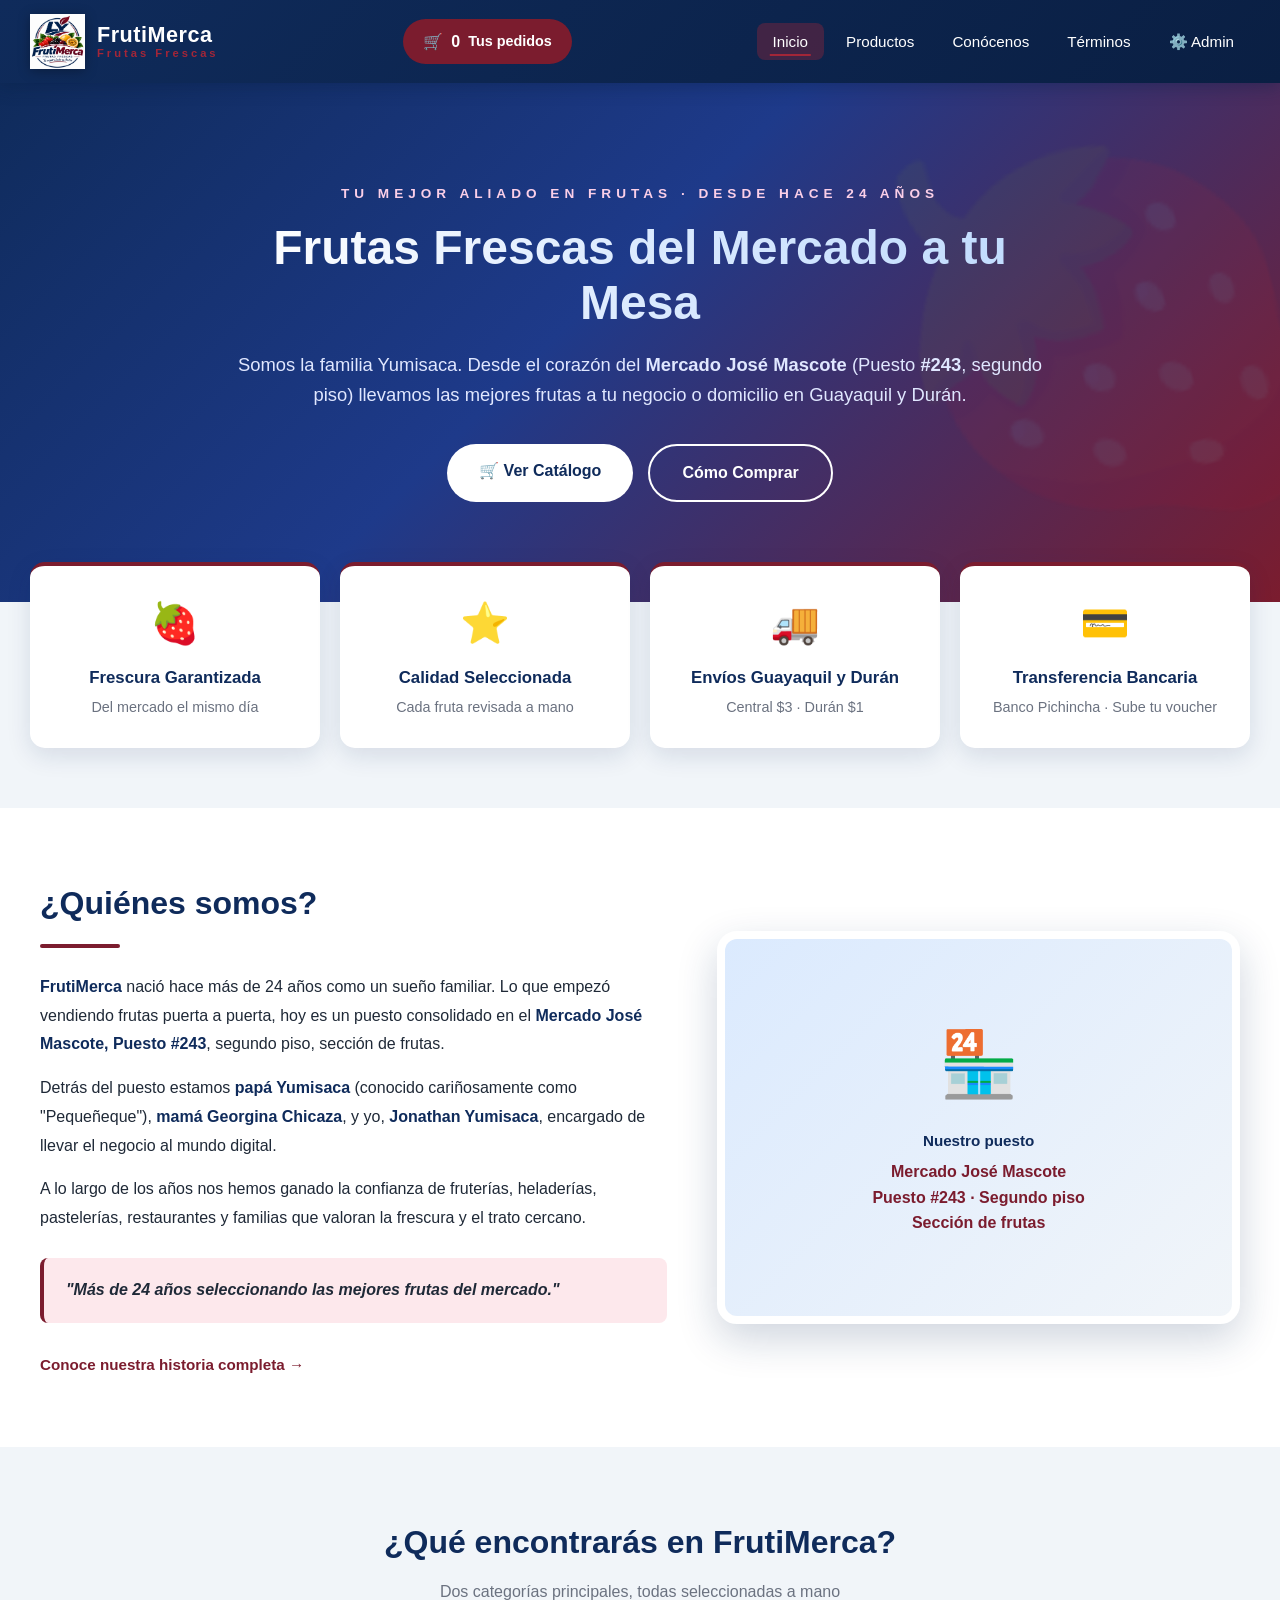
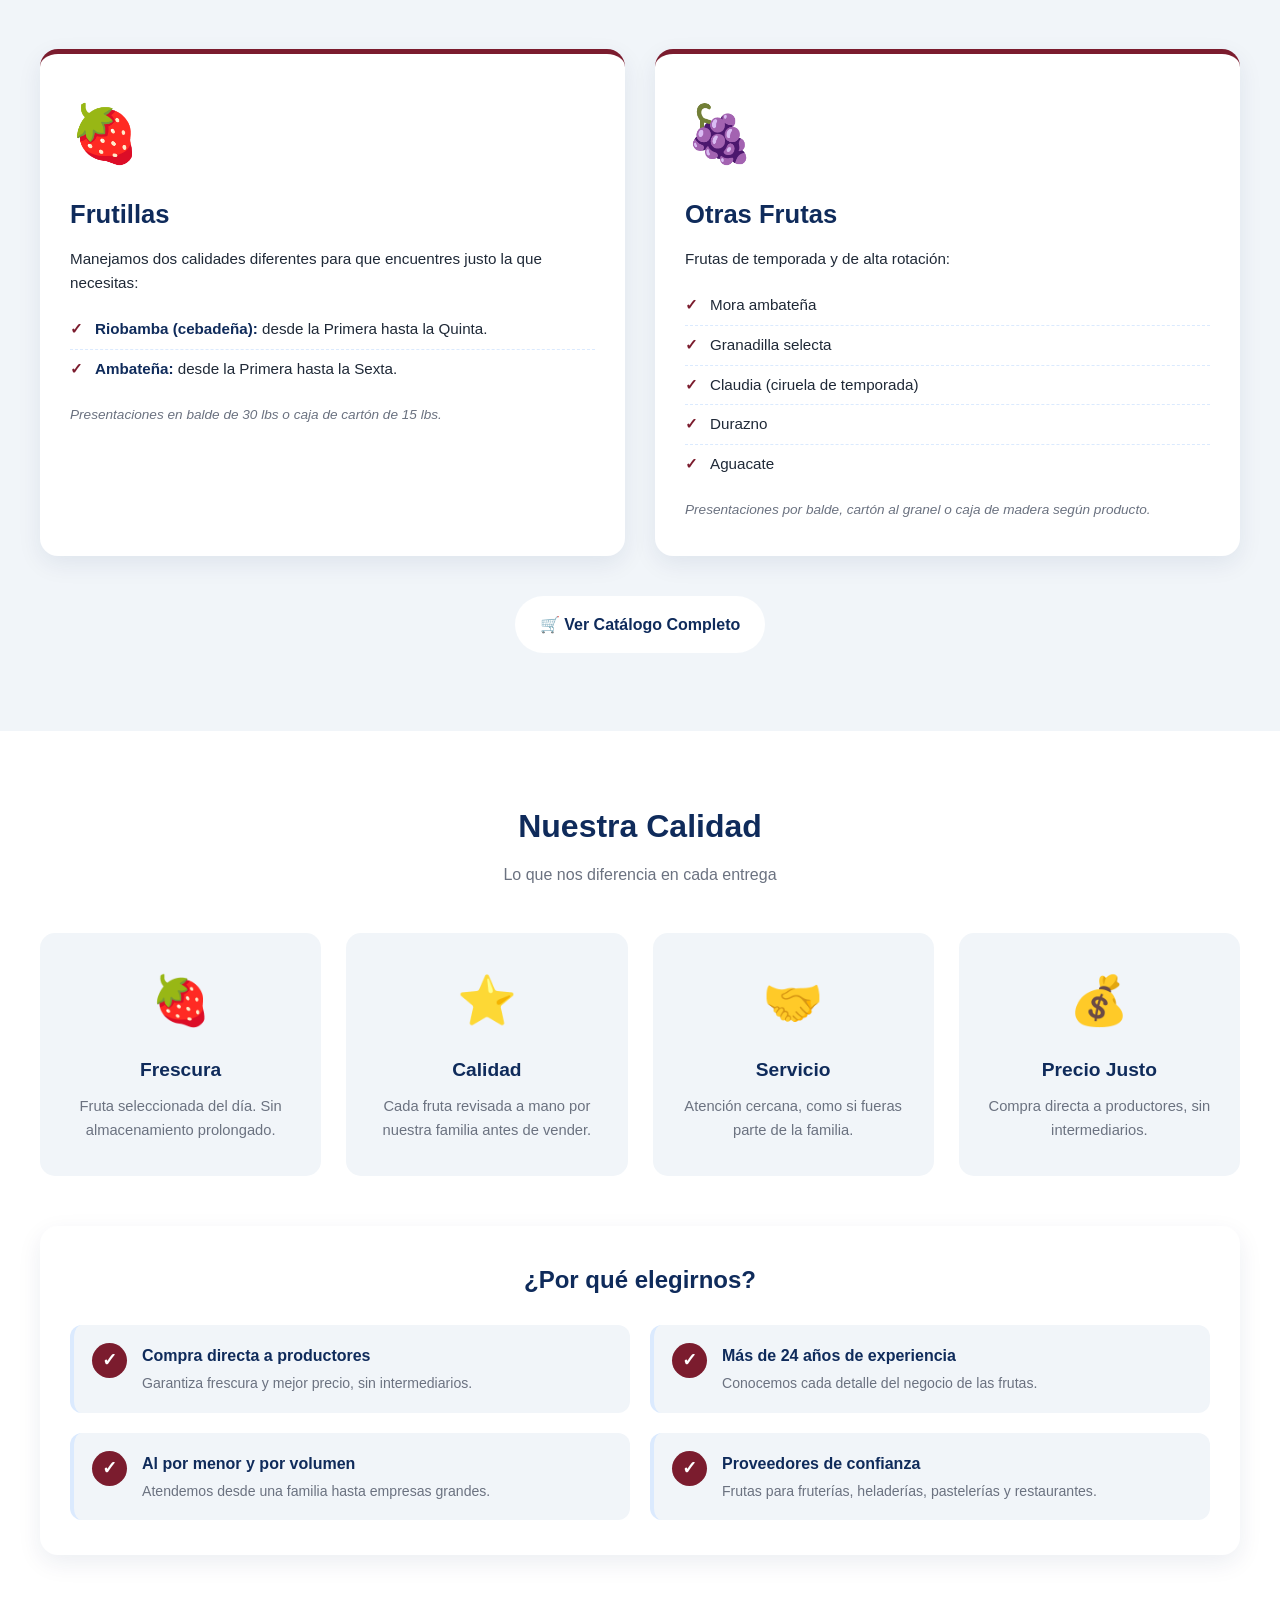
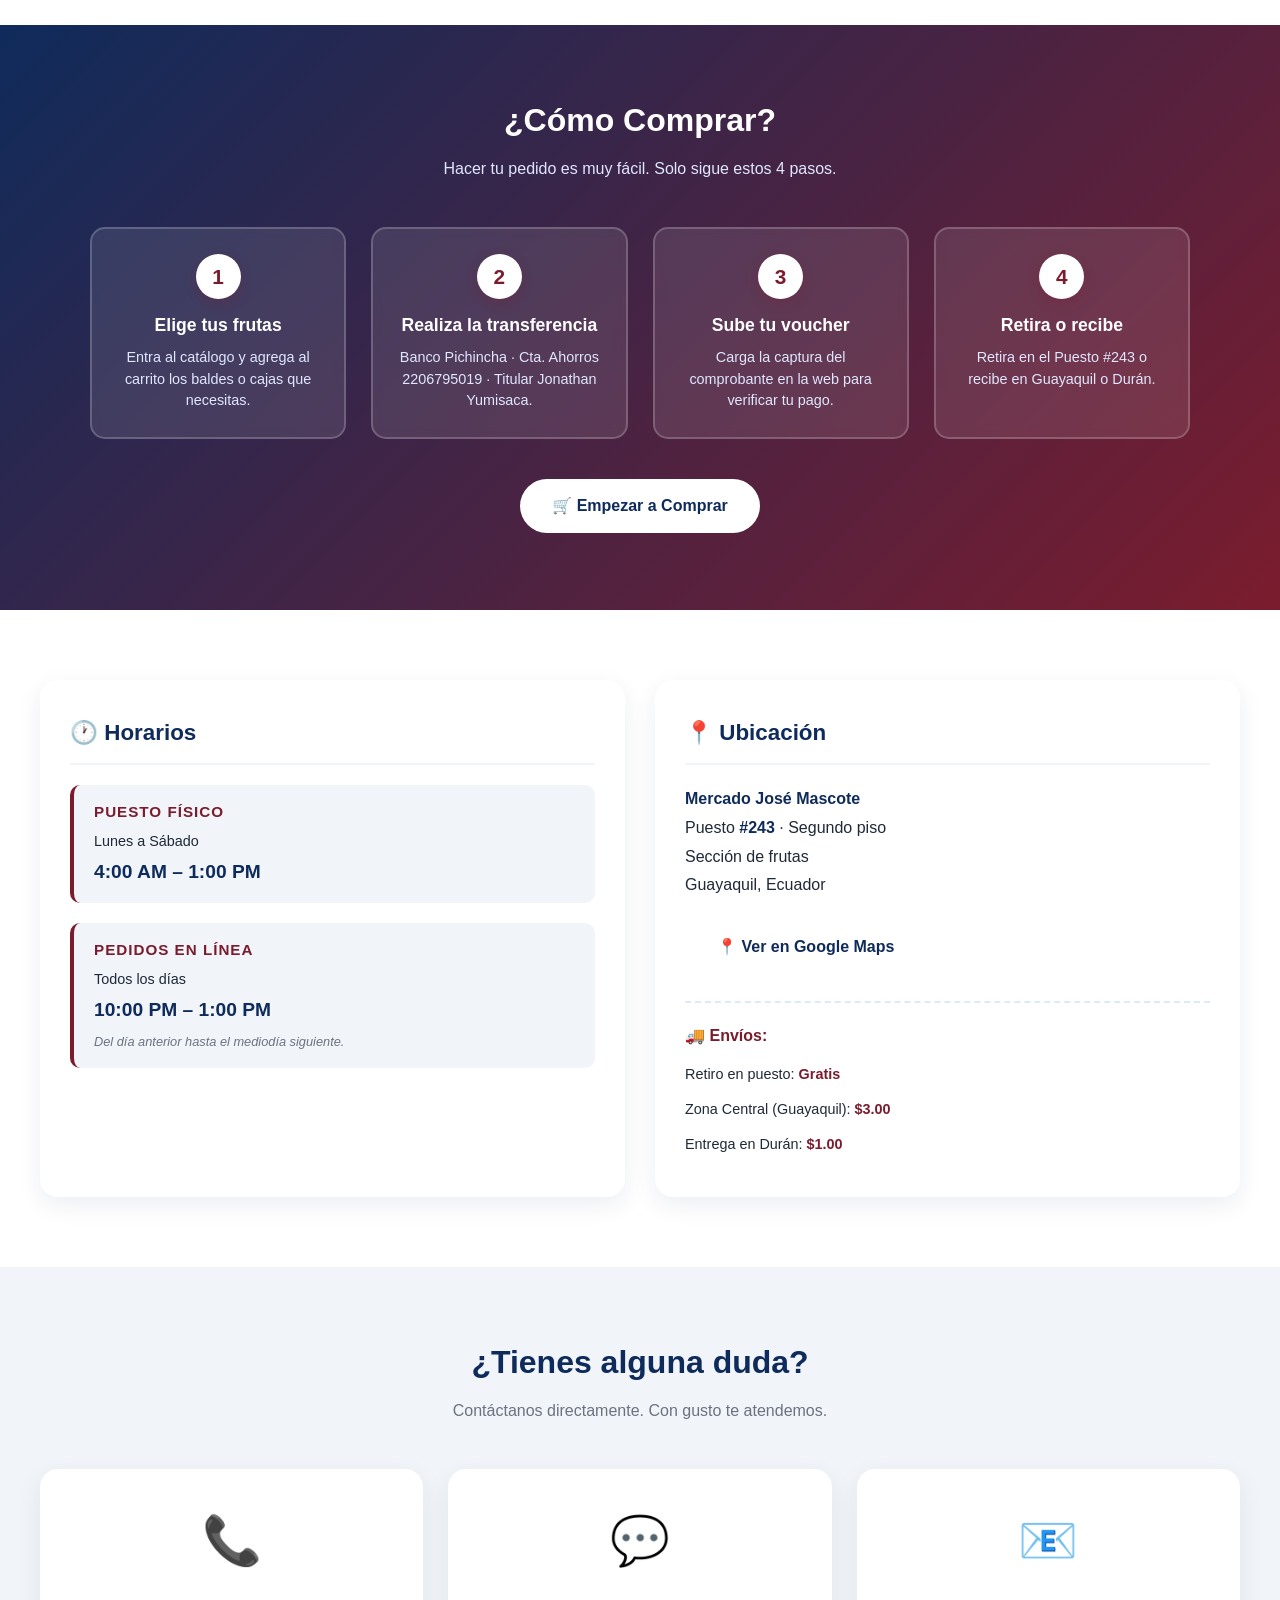
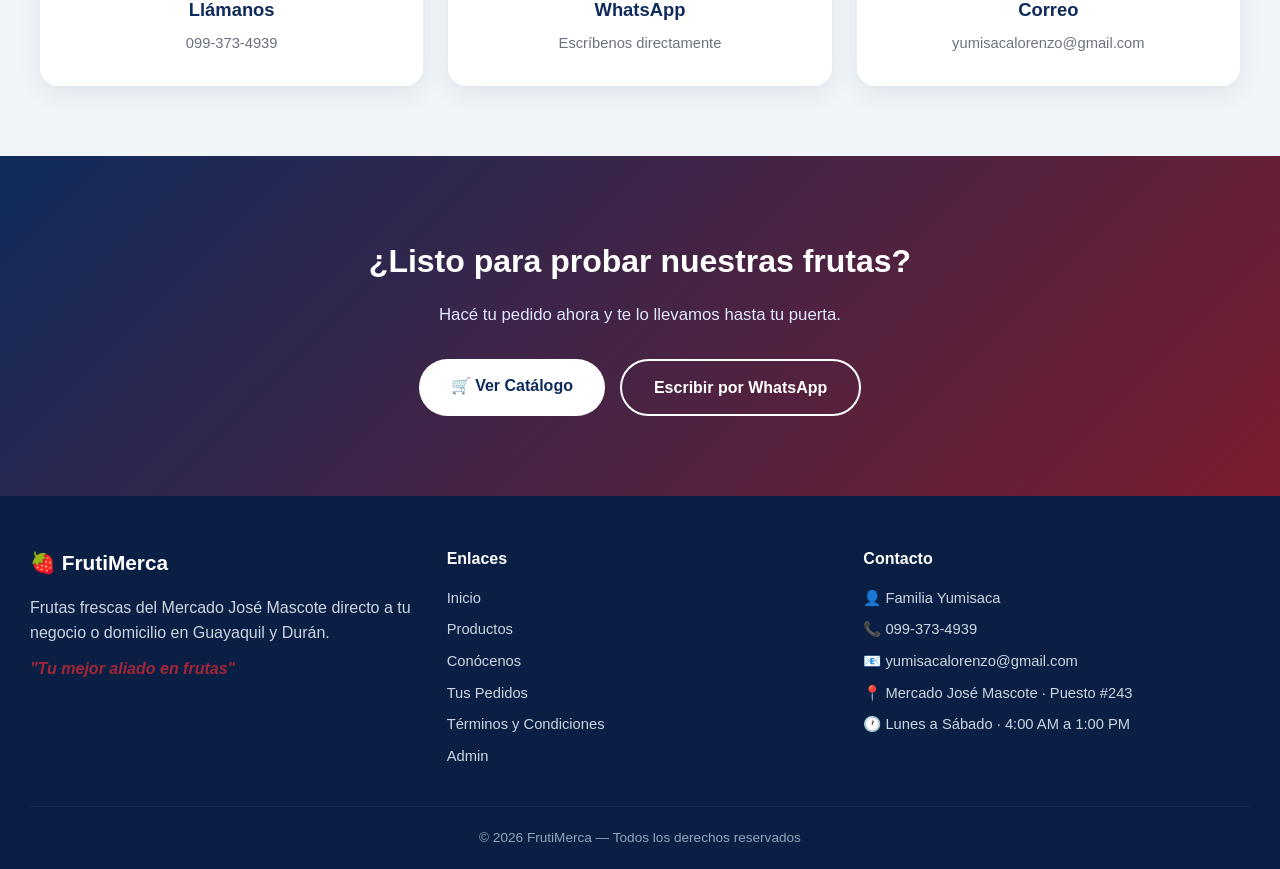
<file: index.html>
<!DOCTYPE html>
<html lang="es">
<head>
    <meta charset="UTF-8">
    <meta name="viewport" content="width=device-width, initial-scale=1.0">
    <meta name="google-site-verification" content="rCODcnM_6Szus8RJcnf-8vTEiFsSA8FBfN0894FTSGU" />
    <title>FrutiMerca | Frutas Frescas Directo del Mercado José Mascote</title>
    <meta name="description" content="FrutiMerca: frutas frescas del Mercado José Mascote, Puesto #243. Frutillas de Riobamba y Ambateñas, mora, granadilla, claudia, durazno y aguacate. Envíos en Guayaquil y Durán.">
    <link rel="icon" href="img/logo.png" type="image/png">
    <link rel="stylesheet" href="css/estilos.css">
    <link rel="stylesheet" href="css/responsive.css">
</head>
<body>

    <!-- ============================================================
         PANTALLA DE TRANSICIÓN
         ============================================================ -->
    <div id="transicion-pantalla" class="transicion-pantalla">
        <div class="transicion-contenido">
            <img src="img/logo.png" alt="FrutiMerca" class="transicion-logo" onerror="this.style.display='none'">
            <div class="transicion-nombre">FrutiMerca</div>
            <div class="transicion-cargando">
                <span></span>
                <span></span>
                <span></span>
            </div>
        </div>
    </div>

    <!-- ============================================================
         HEADER
         ============================================================ -->
    <header class="header">
        <div class="header-contenedor">
            <a href="index.html" class="logo">
                <img src="img/logo.png" alt="FrutiMerca Logo" onerror="this.style.display='none'">
                <div class="logo-texto">
                    <strong>FrutiMerca</strong>
                    <small>Frutas Frescas</small>
                </div>
            </a>

            <a href="page/carrito.html" class="btn-carrito">
                🛒 <span id="contador-carrito">0</span>
                <span class="btn-carrito-texto">Tus pedidos</span>
            </a>

            <button class="btn-hamburguesa" id="btn-hamburguesa" type="button"
                    onclick="toggleMenu()" aria-label="Abrir menú"
                    aria-controls="nav-principal" aria-expanded="false">
                <span></span>
                <span></span>
                <span></span>
            </button>

            <nav class="nav-principal" id="nav-principal">
                <ul>
                    <li><a href="index.html" class="activo">Inicio</a></li>
                    <li><a href="page/productos.html">Productos</a></li>
                    <li><a href="page/conocenos.html">Conócenos</a></li>
                    <li><a href="page/terminos.html">Términos</a></li>
                    <li><a href="page/admin.html">⚙️ Admin</a></li>
                </ul>
            </nav>
        </div>
    </header>

    <div class="menu-overlay" id="menu-overlay" onclick="cerrarMenu()"></div>

    <!-- ============================================================
         HERO — PORTADA
         ============================================================ -->
    <section class="hero">
        <div class="hero-contenido">
            <p class="hero-subtitulo">TU MEJOR ALIADO EN FRUTAS · DESDE HACE 24 AÑOS</p>
            <h1>Frutas Frescas del Mercado a tu Mesa</h1>
            <p class="hero-descripcion">
                Somos la familia Yumisaca. Desde el corazón del <strong>Mercado José Mascote</strong>
                (Puesto <strong>#243</strong>, segundo piso) llevamos las mejores frutas a tu negocio
                o domicilio en Guayaquil y Durán.
            </p>
            <div class="hero-botones">
                <a href="page/productos.html" class="btn btn-primario">🛒 Ver Catálogo</a>
                <a href="#como-comprar" class="btn btn-secundario">Cómo Comprar</a>
            </div>
        </div>
    </section>

    <!-- ============================================================
         BENEFICIOS RÁPIDOS
         ============================================================ -->
    <section class="beneficios">
        <div class="beneficio">
            <span>🍓</span>
            <h3>Frescura Garantizada</h3>
            <p>Del mercado el mismo día</p>
        </div>
        <div class="beneficio">
            <span>⭐</span>
            <h3>Calidad Seleccionada</h3>
            <p>Cada fruta revisada a mano</p>
        </div>
        <div class="beneficio">
            <span>🚚</span>
            <h3>Envíos Guayaquil y Durán</h3>
            <p>Central $3 · Durán $1</p>
        </div>
        <div class="beneficio">
            <span>💳</span>
            <h3>Transferencia Bancaria</h3>
            <p>Banco Pichincha · Sube tu voucher</p>
        </div>
    </section>

    <!-- ============================================================
         SOBRE NOSOTROS
         ============================================================ -->
    <section class="info-seccion sobre-nosotros">
        <div class="info-contenedor">
            <div class="info-grid">
                <div class="info-texto">
                    <h2>¿Quiénes somos?</h2>
                    <div class="linea-decorativa"></div>
                    <p>
                        <strong>FrutiMerca</strong> nació hace más de 24 años como un sueño familiar.
                        Lo que empezó vendiendo frutas puerta a puerta, hoy es un puesto consolidado
                        en el <strong>Mercado José Mascote, Puesto #243</strong>, segundo piso, sección de frutas.
                    </p>
                    <p>
                        Detrás del puesto estamos <strong>papá Yumisaca</strong> (conocido cariñosamente
                        como "Pequeñeque"), <strong>mamá Georgina Chicaza</strong>, y yo,
                        <strong>Jonathan Yumisaca</strong>, encargado de llevar el negocio al mundo digital.
                    </p>
                    <p>
                        A lo largo de los años nos hemos ganado la confianza de fruterías, heladerías,
                        pastelerías, restaurantes y familias que valoran la frescura y el trato cercano.
                    </p>
                    <p class="frase-destacada">
                        "Más de 24 años seleccionando las mejores frutas del mercado."
                    </p>
                    <a href="page/conocenos.html" class="btn-link-info">
                        Conoce nuestra historia completa →
                    </a>
                </div>
                <div class="info-imagen">
                    <div class="marco-decorativo">
                        <div class="placeholder-foto">
                            <div class="placeholder-emoji">🏪</div>
                            <p><strong>Nuestro puesto</strong></p>
                            <p class="placeholder-direccion">
                                Mercado José Mascote<br>
                                Puesto #243 · Segundo piso<br>
                                Sección de frutas
                            </p>
                        </div>
                    </div>
                </div>
            </div>
        </div>
    </section>

    <!-- ============================================================
         QUÉ VENDEMOS
         ============================================================ -->
    <section class="info-seccion que-vendemos">
        <div class="info-contenedor">
            <h2 class="titulo-centrado">¿Qué encontrarás en FrutiMerca?</h2>
            <p class="subtitulo-centrado">
                Dos categorías principales, todas seleccionadas a mano
            </p>

            <div class="grid-categorias">
                <div class="categoria-card">
                    <div class="categoria-emoji">🍓</div>
                    <h3>Frutillas</h3>
                    <p class="categoria-desc">
                        Manejamos dos calidades diferentes para que encuentres
                        justo la que necesitas:
                    </p>
                    <ul class="categoria-lista">
                        <li>
                            <strong>Riobamba (cebadeña):</strong>
                            desde la Primera hasta la Quinta.
                        </li>
                        <li>
                            <strong>Ambateña:</strong>
                            desde la Primera hasta la Sexta.
                        </li>
                    </ul>
                    <p class="categoria-extra">
                        Presentaciones en balde de 30 lbs o caja de cartón de 15 lbs.
                    </p>
                </div>

                <div class="categoria-card">
                    <div class="categoria-emoji">🍇</div>
                    <h3>Otras Frutas</h3>
                    <p class="categoria-desc">
                        Frutas de temporada y de alta rotación:
                    </p>
                    <ul class="categoria-lista">
                        <li>Mora ambateña</li>
                        <li>Granadilla selecta</li>
                        <li>Claudia (ciruela de temporada)</li>
                        <li>Durazno</li>
                        <li>Aguacate</li>
                    </ul>
                    <p class="categoria-extra">
                        Presentaciones por balde, cartón al granel o caja de madera según producto.
                    </p>
                </div>
            </div>

            <div class="cta-catalogo">
                <a href="page/productos.html" class="btn btn-primario btn-grande">
                    🛒 Ver Catálogo Completo
                </a>
            </div>
        </div>
    </section>

    <!-- ============================================================
         NUESTRA CALIDAD
         ============================================================ -->
    <section class="info-seccion nuestra-calidad">
        <div class="info-contenedor">
            <h2 class="titulo-centrado">Nuestra Calidad</h2>
            <p class="subtitulo-centrado">
                Lo que nos diferencia en cada entrega
            </p>

            <div class="grid-valores">
                <div class="valor-card">
                    <div class="valor-icono">🍓</div>
                    <h3>Frescura</h3>
                    <p>Fruta seleccionada del día. Sin almacenamiento prolongado.</p>
                </div>
                <div class="valor-card">
                    <div class="valor-icono">⭐</div>
                    <h3>Calidad</h3>
                    <p>Cada fruta revisada a mano por nuestra familia antes de vender.</p>
                </div>
                <div class="valor-card">
                    <div class="valor-icono">🤝</div>
                    <h3>Servicio</h3>
                    <p>Atención cercana, como si fueras parte de la familia.</p>
                </div>
                <div class="valor-card">
                    <div class="valor-icono">💰</div>
                    <h3>Precio Justo</h3>
                    <p>Compra directa a productores, sin intermediarios.</p>
                </div>
            </div>

            <div class="calidad-detalle">
                <h3>¿Por qué elegirnos?</h3>
                <div class="porque-lista">
                    <div class="porque-item">
                        <div class="porque-check">✓</div>
                        <div class="porque-info">
                            <h4>Compra directa a productores</h4>
                            <p>Garantiza frescura y mejor precio, sin intermediarios.</p>
                        </div>
                    </div>
                    <div class="porque-item">
                        <div class="porque-check">✓</div>
                        <div class="porque-info">
                            <h4>Más de 24 años de experiencia</h4>
                            <p>Conocemos cada detalle del negocio de las frutas.</p>
                        </div>
                    </div>
                    <div class="porque-item">
                        <div class="porque-check">✓</div>
                        <div class="porque-info">
                            <h4>Al por menor y por volumen</h4>
                            <p>Atendemos desde una familia hasta empresas grandes.</p>
                        </div>
                    </div>
                    <div class="porque-item">
                        <div class="porque-check">✓</div>
                        <div class="porque-info">
                            <h4>Proveedores de confianza</h4>
                            <p>Frutas para fruterías, heladerías, pastelerías y restaurantes.</p>
                        </div>
                    </div>
                </div>
            </div>
        </div>
    </section>

    <!-- ============================================================
         CÓMO COMPRAR
         ============================================================ -->
    <section class="como-comprar" id="como-comprar">
        <h2>¿Cómo Comprar?</h2>
        <p class="subtitulo-centrado" style="color: #e0e7ff;">
            Hacer tu pedido es muy fácil. Solo sigue estos 4 pasos.
        </p>
        <div class="pasos">
            <div class="paso">
                <span class="paso-num">1</span>
                <h3>Elige tus frutas</h3>
                <p>Entra al catálogo y agrega al carrito los baldes o cajas que necesitas.</p>
            </div>
            <div class="paso">
                <span class="paso-num">2</span>
                <h3>Realiza la transferencia</h3>
                <p>Banco Pichincha · Cta. Ahorros 2206795019 · Titular Jonathan Yumisaca.</p>
            </div>
            <div class="paso">
                <span class="paso-num">3</span>
                <h3>Sube tu voucher</h3>
                <p>Carga la captura del comprobante en la web para verificar tu pago.</p>
            </div>
            <div class="paso">
                <span class="paso-num">4</span>
                <h3>Retira o recibe</h3>
                <p>Retira en el Puesto #243 o recibe en Guayaquil o Durán.</p>
            </div>
        </div>

        <div class="como-comprar-cta">
            <a href="page/productos.html" class="btn btn-primario">
                🛒 Empezar a Comprar
            </a>
        </div>
    </section>

    <!-- ============================================================
         HORARIOS Y UBICACIÓN
         ============================================================ -->
    <section class="info-seccion horarios-ubicacion">
        <div class="info-contenedor">
            <div class="horarios-grid">
                <div class="horario-card">
                    <h2>🕐 Horarios</h2>
                    <div class="horario-bloque">
                        <h3>Puesto Físico</h3>
                        <p>Lunes a Sábado</p>
                        <p class="horario-grande">4:00 AM – 1:00 PM</p>
                    </div>
                    <div class="horario-bloque">
                        <h3>Pedidos en Línea</h3>
                        <p>Todos los días</p>
                        <p class="horario-grande">10:00 PM – 1:00 PM</p>
                        <p class="horario-nota">
                            Del día anterior hasta el mediodía siguiente.
                        </p>
                    </div>
                </div>

                <div class="ubicacion-card">
                    <h2>📍 Ubicación</h2>
                    <p class="ubicacion-direccion">
                        <strong>Mercado José Mascote</strong><br>
                        Puesto <strong>#243</strong> · Segundo piso<br>
                        Sección de frutas<br>
                        Guayaquil, Ecuador
                    </p>
                    <a href="https://maps.google.com/?q=Mercado+José+Mascote+Guayaquil"
                       target="_blank"
                       class="btn btn-primario">
                        📍 Ver en Google Maps
                    </a>
                    <div class="ubicacion-nota">
                        <p>🚚 <strong>Envíos:</strong></p>
                        <ul>
                            <li>Retiro en puesto: <strong>Gratis</strong></li>
                            <li>Zona Central (Guayaquil): <strong>$3.00</strong></li>
                            <li>Entrega en Durán: <strong>$1.00</strong></li>
                        </ul>
                    </div>
                </div>
            </div>
        </div>
    </section>

    <!-- ============================================================
         CONTACTO DIRECTO
         ============================================================ -->
    <section class="info-seccion contacto-directo">
        <div class="info-contenedor">
            <h2 class="titulo-centrado">¿Tienes alguna duda?</h2>
            <p class="subtitulo-centrado">
                Contáctanos directamente. Con gusto te atendemos.
            </p>

            <div class="contacto-grid">
                <a href="tel:0993734939" class="contacto-card">
                    <div class="contacto-icono">📞</div>
                    <h3>Llámanos</h3>
                    <p>099-373-4939</p>
                </a>

                <a href="https://wa.me/593993734939?text=Hola%20FrutiMerca,%20quiero%20hacer%20un%20pedido"
                   target="_blank"
                   class="contacto-card">
                    <div class="contacto-icono">💬</div>
                    <h3>WhatsApp</h3>
                    <p>Escríbenos directamente</p>
                </a>

                <a href="mailto:yumisacalorenzo@gmail.com" class="contacto-card">
                    <div class="contacto-icono">📧</div>
                    <h3>Correo</h3>
                    <p>yumisacalorenzo@gmail.com</p>
                </a>
            </div>
        </div>
    </section>

    <!-- ============================================================
         CTA FINAL
         ============================================================ -->
    <section class="cta-final">
        <div class="cta-contenedor">
            <h2>¿Listo para probar nuestras frutas?</h2>
            <p>Hacé tu pedido ahora y te lo llevamos hasta tu puerta.</p>
            <div class="cta-botones">
                <a href="page/productos.html" class="btn btn-primario">
                    🛒 Ver Catálogo
                </a>
                <a href="https://wa.me/593993734939?text=Hola%20FrutiMerca,%20quiero%20hacer%20un%20pedido"
                   target="_blank"
                   class="btn btn-secundario-claro">
                    Escribir por WhatsApp
                </a>
            </div>
        </div>
    </section>

    <!-- ============================================================
         FOOTER
         ============================================================ -->
    <footer class="footer" id="contacto">
        <div class="footer-grid">
            <div>
                <h3>🍓 FrutiMerca</h3>
                <p>
                    Frutas frescas del Mercado José Mascote directo a tu negocio
                    o domicilio en Guayaquil y Durán.
                </p>
                <p class="footer-slogan">"Tu mejor aliado en frutas"</p>
            </div>
            <div>
                <h4>Enlaces</h4>
                <ul>
                    <li><a href="index.html">Inicio</a></li>
                    <li><a href="page/productos.html">Productos</a></li>
                    <li><a href="page/conocenos.html">Conócenos</a></li>
                    <li><a href="page/carrito.html">Tus Pedidos</a></li>
                    <li><a href="page/terminos.html">Términos y Condiciones</a></li>
                    <li><a href="page/admin.html">Admin</a></li>
                </ul>
            </div>
            <div>
                <h4>Contacto</h4>
                <ul>
                    <li>👤 Familia Yumisaca</li>
                    <li>📞 <a href="tel:0993734939">099-373-4939</a></li>
                    <li>📧 <a href="mailto:yumisacalorenzo@gmail.com">yumisacalorenzo@gmail.com</a></li>
                    <li>📍 Mercado José Mascote · Puesto #243</li>
                    <li>🕐 Lunes a Sábado · 4:00 AM a 1:00 PM</li>
                </ul>
            </div>
        </div>
        <div class="footer-copy">
            <p>© 2026 FrutiMerca — Todos los derechos reservados</p>
        </div>
    </footer>

    <!-- ============================================================
         SCRIPTS
         ============================================================ -->
    <script src="js/productos.js"></script>
    <script src="js/carrito.js"></script>
    <script>
    (function () {
        'use strict';

        function cuandoDOMListo(fn) {
            if (document.readyState === 'loading') {
                document.addEventListener('DOMContentLoaded', fn, { once: true });
            } else {
                fn();
            }
        }

        var pantallaTransicion = document.getElementById('transicion-pantalla');

        function ocultarTransicion() {
            if (!pantallaTransicion || pantallaTransicion.classList.contains('oculta')) return;
            pantallaTransicion.classList.add('oculta');
            setTimeout(function () {
                pantallaTransicion.style.display = 'none';
            }, 500);
        }

        function mostrarTransicion() {
            if (!pantallaTransicion) return;
            pantallaTransicion.style.display = '';
            void pantallaTransicion.offsetWidth;
            pantallaTransicion.classList.remove('oculta');
        }

        if (document.readyState === 'complete') {
            setTimeout(ocultarTransicion, 600);
        } else {
            window.addEventListener('load', function () {
                setTimeout(ocultarTransicion, 600);
            });
        }
        setTimeout(ocultarTransicion, 4000);

        document.addEventListener('click', function (e) {
            var enlace = e.target.closest ? e.target.closest('a') : null;
            if (!enlace) return;
            var href = enlace.getAttribute('href') || '';
            if (
                href === '' ||
                href.charAt(0) === '#' ||
                /^(https?:)?\/\//i.test(href) ||
                /^(mailto:|tel:|whatsapp:)/i.test(href) ||
                enlace.target === '_blank' ||
                enlace.hasAttribute('download')
            ) return;
            mostrarTransicion();
        });

        window.addEventListener('pageshow', function (event) {
            if (event.persisted) ocultarTransicion();
        });

        cuandoDOMListo(function () {
            if (typeof actualizarContador === 'function') {
                actualizarContador();
            }
        });

        window.toggleMenu = function () {
            var nav = document.getElementById('nav-principal');
            var btn = document.getElementById('btn-hamburguesa');
            var overlay = document.getElementById('menu-overlay');
            if (!nav || !btn || !overlay) return;
            var abierto = nav.classList.toggle('abierto');
            btn.classList.toggle('activo', abierto);
            overlay.classList.toggle('activo', abierto);
            btn.setAttribute('aria-expanded', abierto ? 'true' : 'false');
            btn.setAttribute('aria-label', abierto ? 'Cerrar menú' : 'Abrir menú');
            document.body.style.overflow = abierto ? 'hidden' : '';
        };

        window.cerrarMenu = function () {
            var nav = document.getElementById('nav-principal');
            var btn = document.getElementById('btn-hamburguesa');
            var overlay = document.getElementById('menu-overlay');
            if (!nav || !btn || !overlay) return;
            nav.classList.remove('abierto');
            btn.classList.remove('activo');
            overlay.classList.remove('activo');
            btn.setAttribute('aria-expanded', 'false');
            btn.setAttribute('aria-label', 'Abrir menú');
            document.body.style.overflow = '';
        };

        var resizeTimer;
        window.addEventListener('resize', function () {
            clearTimeout(resizeTimer);
            resizeTimer = setTimeout(function () {
                if (window.innerWidth > 900) window.cerrarMenu();
            }, 150);
        });

        cuandoDOMListo(function () {
            document.querySelectorAll('.nav-principal a').forEach(function (link) {
                link.addEventListener('click', function () {
                    if (window.innerWidth <= 900) window.cerrarMenu();
                });
            });
            document.addEventListener('keydown', function (e) {
                if (e.key === 'Escape') window.cerrarMenu();
            });
        });
    })();
    </script>
</body>
</html>
</file>
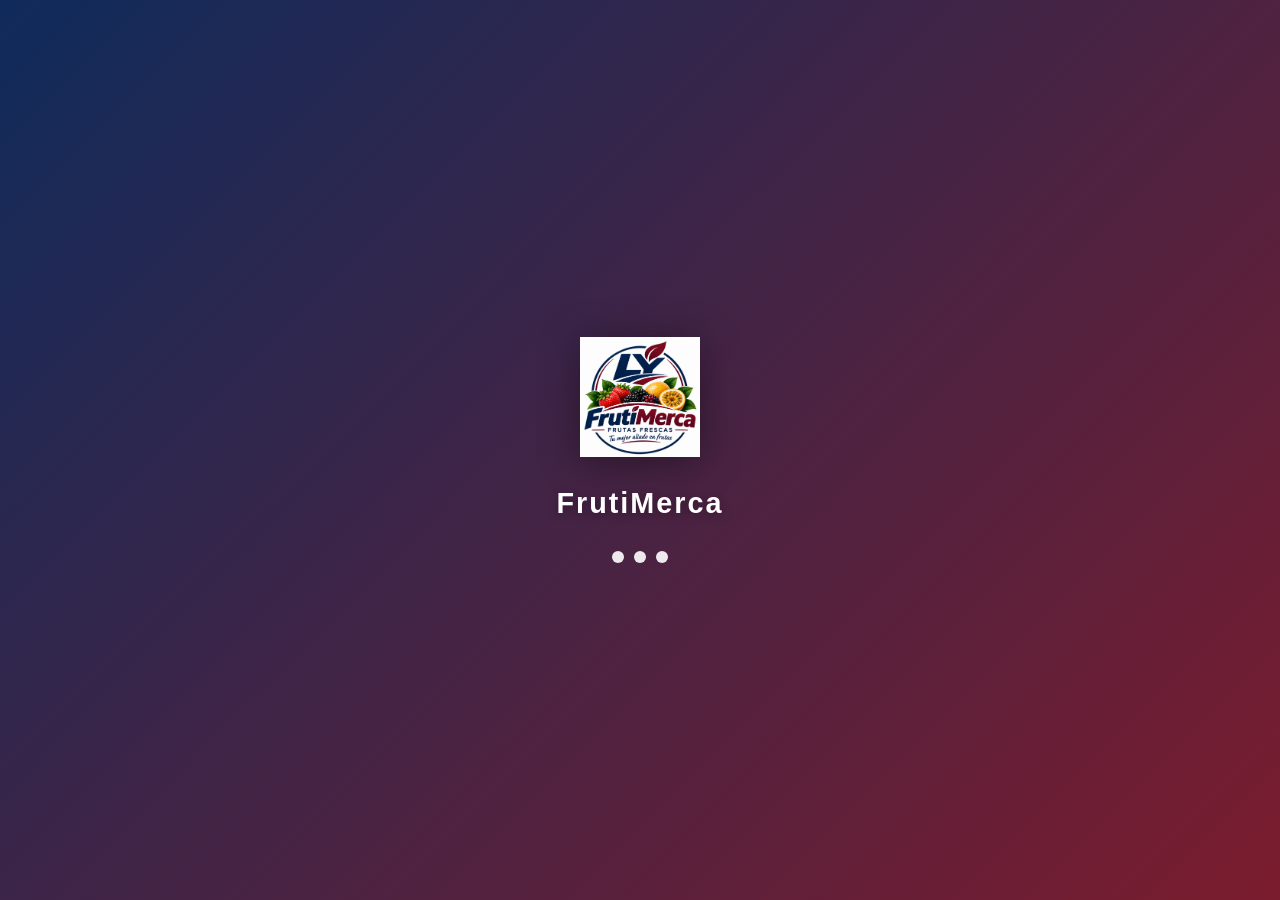
<file: page/admin.html>
<!DOCTYPE html>
<html lang="es">
<head>
    <meta charset="UTF-8">
    <meta name="viewport" content="width=device-width, initial-scale=1.0">
    <title>Panel Admin | FrutiMerca</title>
    <meta name="robots" content="noindex, nofollow">
    <link rel="stylesheet" href="../css/estilos.css">
    <link rel="stylesheet" href="../css/responsive.css">
    <style>
        .admin-barra {
            display: flex; gap: 10px; flex-wrap: wrap; align-items: center;
            margin: 20px 0; padding: 14px; background: #f7f9fc;
            border-radius: 10px; border: 1px solid #e0e6ed;
        }
        .filtro-admin {
            background: #fff; border: 1px solid #c9d3e0; padding: 8px 14px;
            border-radius: 20px; cursor: pointer; font-weight: 500; font-size: 14px;
        }
        .filtro-admin.activo {
            background: var(--azul-marino, #0f2b5b); color: #fff;
            border-color: var(--azul-marino, #0f2b5b);
        }
        #admin-buscador {
            flex: 1; min-width: 180px; padding: 8px 12px;
            border: 1px solid #c9d3e0; border-radius: 8px; font-size: 14px;
        }
        .btn-guardar-todo {
            background: #0f7a2e; color: #fff; border: none;
            padding: 10px 18px; border-radius: 8px; cursor: pointer; font-weight: 600;
        }
        .btn-guardar-todo:disabled { background: #b8c5b9; cursor: not-allowed; }
        .contador-filas { font-size: 13px; color: #5a6b7c; margin-left: auto; }

        .estado-tienda {
            display: inline-flex; align-items: center; gap: 6px;
            padding: 6px 14px; border-radius: 20px; font-weight: 700; font-size: 13px;
        }
        .estado-tienda.abierto { background: #dcfce7; color: #15803d; }
        .estado-tienda.cerrado { background: #fee2e2; color: #991b1b; }

        .producto-admin-card {
            border: 1px solid #e0e6ed; border-radius: 10px; padding: 16px;
            margin-bottom: 16px; background: #fff;
        }
        .producto-admin-card.producto-agotado { border-left: 4px solid #a02020; background: #fef2f2; }

        .producto-admin-header {
            display: flex; justify-content: space-between; align-items: center;
            margin-bottom: 12px; padding-bottom: 10px;
            border-bottom: 1px solid #eef1f5; flex-wrap: wrap; gap: 8px;
        }
        .producto-admin-header h3 {
            margin: 0; font-size: 16px; color: var(--azul-marino, #0f2b5b);
        }
        .producto-categoria-badge {
            font-size: 11px; background: #e8f0fe; color: #0f2b5b;
            padding: 3px 8px; border-radius: 10px; font-weight: 600;
        }

        .toggle-stock {
            display: inline-flex; align-items: center; gap: 8px;
            padding: 6px 12px; border-radius: 20px; cursor: pointer;
            font-weight: 700; font-size: 12px; border: none; transition: all .2s;
        }
        .toggle-stock.disponible { background: #dcfce7; color: #15803d; }
        .toggle-stock.agotado    { background: #fee2e2; color: #991b1b; }
        .toggle-stock:hover { transform: scale(1.05); }

        .presentacion-row {
            display: flex; justify-content: space-between; align-items: center;
            padding: 10px 12px; background: #fafbfc; border-radius: 8px;
            margin-bottom: 8px; gap: 10px; flex-wrap: wrap;
        }
        .presentacion-row.agotada { background: #fef2f2; }
        .presentacion-nombre { flex: 1; font-size: 14px; color: #333; min-width: 180px; }

        .presentacion-precio { display: flex; align-items: center; gap: 6px; }
        .presentacion-precio input {
            width: 100px; padding: 6px 8px; border: 1px solid #c9d3e0;
            border-radius: 6px; font-size: 14px; text-align: right;
        }

        .grupo-categoria-titulo {
            font-size: 18px; color: var(--azul-marino, #0f2b5b);
            margin: 28px 0 12px; padding-bottom: 6px;
            border-bottom: 2px solid var(--azul-marino, #0f2b5b);
        }
        .grupo-categoria-titulo:first-child { margin-top: 0; }
    </style>
</head>
<body>

    <header class="header">
        <div class="header-contenedor">
            <a href="../index.html" class="logo">
                <img src="../img/logo.png" alt="FrutiMerca" onerror="this.style.display='none'">
                <div class="logo-texto">
                    <strong>FrutiMerca</strong>
                    <small>Panel Admin</small>
                </div>
            </a>
            <a href="../index.html" class="btn-carrito">
                🏠 <span class="btn-carrito-texto">Ir a la tienda</span>
            </a>
            <button class="btn-hamburguesa" id="btn-hamburguesa" onclick="toggleMenu()" aria-label="Abrir menú">
                <span></span><span></span><span></span>
            </button>
            <nav class="nav-principal" id="nav-principal">
                <ul>
                    <li><a href="../index.html">Inicio</a></li>
                    <li><a href="carrito.html">Tus Pedidos</a></li>
                    <li><a href="conocenos.html">Conócenos</a></li>
                    <li><a href="terminos.html">Términos</a></li>
                </ul>
            </nav>
        </div>
    </header>

    <div class="menu-overlay" id="menu-overlay" onclick="cerrarMenu()"></div>

    <main class="admin-wrapper">
        <div id="login-screen" class="login-card">
            <div class="login-icono">🔒</div>
            <h1>Panel de Administración</h1>
            <p class="login-subtitulo">FrutiMerca - Acceso Restringido</p>
            <form id="login-form" onsubmit="intentarLogin(event)">
                <div class="campo">
                    <label>Contraseña</label>
                    <input type="password" id="admin-pass"
                           placeholder="Ingresa la contraseña" required autocomplete="off">
                </div>
                <div id="login-error" class="login-error" style="display:none;">
                    ❌ Contraseña incorrecta. Intenta de nuevo.
                </div>
                <button type="submit" class="btn-guardar" style="width:100%;">🔓 Ingresar</button>
            </form>
            <p class="login-nota">Solo el desarrollador puede acceder a este panel.</p>
        </div>

        <div id="panel-screen" style="display:none;">
            <div class="admin-header">
                <h1>⚙️ Panel de Administración</h1>
                <div style="display:flex;gap:10px;align-items:center;flex-wrap:wrap;">
                    <span id="estado-tienda" class="estado-tienda"></span>
                    <button onclick="cerrarSesion()" class="btn-logout">🚪 Cerrar Sesión</button>
                </div>
            </div>

            <div class="admin-alerta">
                <strong>ℹ️ Cómo funciona:</strong>
                Marcá <strong>AGOTADO</strong> los productos o presentaciones que se acabaron.
                A las <strong>10:00 PM</strong> el sistema resetea todo automáticamente para el día siguiente.
                Cuando termines, pulsá <strong>📋 Copiar Código Actualizado</strong> y pegá
                el resultado en <code>js/productos.js</code>.
            </div>

            <h2 class="admin-seccion-titulo">📋 Lista de Productos</h2>

            <div class="admin-barra">
                <button class="filtro-admin activo" data-filtro="todos" type="button">Todas</button>
                <button class="filtro-admin" data-filtro="frutillas-ambatena" type="button">🍓 Ambateñas</button>
                <button class="filtro-admin" data-filtro="frutillas-riobamba" type="button">🍓 Riobamba</button>
                <button class="filtro-admin" data-filtro="otros" type="button">🍇 Otras</button>
                <input type="search" id="admin-buscador" placeholder="🔎 Buscar producto…">
                <button class="btn-guardar-todo" id="btn-guardar-todo"
                        onclick="guardarTodosLosCambios()" disabled>
                    💾 Guardar cambios
                </button>
                <span class="contador-filas" id="contador-filas"></span>
            </div>

            <div id="lista-productos-admin"></div>

            <div class="admin-acciones">
                <button onclick="generarCodigo()" class="btn-guardar">
                    📋 Copiar Código Actualizado
                </button>
                <button onclick="resetStockManual()" class="btn-restaurar">
                    🔄 Reset manual de stock ahora
                </button>
                <!-- 👇 NUEVO BOTÓN -->
    <button onclick="descargarReporteExcel()" class="btn-guardar" style="background: #0f7a2e;">
        📊 Descargar Reporte Semanal (Excel)
    </button>
            </div>

            <div id="codigo-generado" class="codigo-box" style="display:none;">
                <h3>✅ Código para pegar en <code>js/productos.js</code>:</h3>
                <p id="version-info" style="display:none;background:#e8f0fe;padding:10px 14px;
                   border-radius:8px;margin-bottom:12px;color:#0f2b5b;"></p>
                <p class="codigo-instrucciones">
                    Copiá este código y reemplazá <strong>todo</strong> el contenido
                    de <code>js/productos.js</code>. Después subilo a GitHub.
                </p>
                <textarea id="textarea-codigo" readonly></textarea>
                <button onclick="copiarCodigo()" class="btn-copiar">📋 Copiar al Portapapeles</button>
                <p id="copy-feedback" class="copy-feedback" style="display:none;">✅ ¡Copiado!</p>
            </div>
        </div>
    </main>

    <footer class="footer">
        <div class="footer-copy">
            <p>© 2026 FrutiMerca — Panel de Administración</p>
        </div>
    </footer>

    <div id="transicion-pantalla" class="transicion-pantalla">
        <div class="transicion-contenido">
            <img src="../img/logo.png" alt="FrutiMerca" class="transicion-logo" onerror="this.style.display='none'">
            <div class="transicion-nombre">FrutiMerca</div>
            <div class="transicion-cargando"><span></span><span></span><span></span></div>
        </div>
    </div>

    <script src="../js/productos.js"></script>
    <script src="../js/carrito.js"></script>

    <script>
    (function() {
        window.addEventListener('load', function() {
            setTimeout(function() {
                const pantalla = document.getElementById('transicion-pantalla');
                if (pantalla) {
                    pantalla.classList.add('oculta');
                    setTimeout(function() { pantalla.style.display = 'none'; }, 500);
                }
            }, 1200);
        });
        document.addEventListener('DOMContentLoaded', function() {
            document.querySelectorAll('a').forEach(function(link) {
                link.addEventListener('click', function() {
                    const href = link.getAttribute('href');
                    if (!href || href.startsWith('#') || href.startsWith('http') ||
                        href.startsWith('mailto:') || href.startsWith('tel:') ||
                        link.target === '_blank') return;
                    const pantalla = document.getElementById('transicion-pantalla');
                    if (pantalla) {
                        pantalla.classList.remove('oculta');
                        pantalla.style.display = 'flex';
                    }
                });
            });
        });
        window.addEventListener('pageshow', function(event) {
            if (event.persisted) {
                const pantalla = document.getElementById('transicion-pantalla');
                if (pantalla) {
                    pantalla.classList.add('oculta');
                    pantalla.style.display = 'none';
                }
            }
        });
    })();
    </script>

    <script>
        const ADMIN_PASSWORD = 'frutimerca2026';
        const SESSION_KEY = 'frutimerca_admin_logged';
        const PRECIOS_KEY = 'frutimerca_precios_editados';

        let FILTRO_ACTUAL = 'todos';
        let BUSQUEDA_ACTUAL = '';
        const CAMBIOS_PENDIENTES = {};

        const CALIBRES = {
            primera: 1, segunda: 2, segundo: 2, tercera: 3, tercero: 3,
            cuarta: 4, cuarto: 4, quinta: 5, quinto: 5, sexta: 6, sexto: 6
        };
        const ORDEN_CATEGORIAS = {
            'frutillas-ambatena': 1, 'frutillas-riobamba': 2, 'otros': 3
        };
        const ETIQUETAS_CATEGORIA = {
            'frutillas-ambatena': '🍓 Frutilla Ambateña',
            'frutillas-riobamba': '🍓 Frutilla Riobamba',
            'otros': '🍇 Otras Frutas'
        };

        function obtenerCalibre(prod) {
            const texto = ((prod.nombre || '') + ' ' + (prod.slug || '')).toLowerCase();
            for (const key in CALIBRES) {
                if (texto.indexOf(key) !== -1) return CALIBRES[key];
            }
            return 99;
        }

        function ordenarProductos(lista) {
            return lista.slice().sort(function (a, b) {
                const catA = ORDEN_CATEGORIAS[a.categoria] || 99;
                const catB = ORDEN_CATEGORIAS[b.categoria] || 99;
                if (catA !== catB) return catA - catB;
                const calA = obtenerCalibre(a);
                const calB = obtenerCalibre(b);
                if (calA !== calB) return calA - calB;
                return (a.nombre || '').localeCompare(b.nombre || '');
            });
        }

        document.addEventListener('DOMContentLoaded', () => {
            verificarResetDiario();
            if (localStorage.getItem(SESSION_KEY) === 'true') {
                mostrarPanel();
            }
            configurarFiltros();
            configurarBuscador();
        });

        function intentarLogin(event) {
            event.preventDefault();
            const input = document.getElementById('admin-pass');
            const error = document.getElementById('login-error');
            if (input.value === ADMIN_PASSWORD) {
                localStorage.setItem(SESSION_KEY, 'true');
                error.style.display = 'none';
                input.value = '';
                mostrarPanel();
            } else {
                error.style.display = 'block';
                input.value = '';
                input.focus();
            }
        }

        function cerrarSesion() {
            if (!confirm('¿Seguro que querés cerrar sesión?')) return;
            localStorage.removeItem(SESSION_KEY);
            document.getElementById('panel-screen').style.display = 'none';
            document.getElementById('login-screen').style.display = 'block';
            document.getElementById('admin-pass').focus();
        }

        function mostrarPanel() {
            document.getElementById('login-screen').style.display = 'none';
            document.getElementById('panel-screen').style.display = 'block';
            actualizarEstadoTienda();
            renderizarListaAdmin();
            setInterval(actualizarEstadoTienda, 60000);
        }

        function actualizarEstadoTienda() {
            const el = document.getElementById('estado-tienda');
            if (!el) return;
            if (estaAbiertoTienda()) {
                el.className = 'estado-tienda abierto';
                el.textContent = '🟢 Tienda ABIERTA (pedidos permitidos)';
            } else {
                el.className = 'estado-tienda cerrado';
                el.textContent = '🔴 Tienda CERRADA (abre 10:00 PM)';
            }
        }

        function configurarFiltros() {
            const botones = document.querySelectorAll('.filtro-admin');
            botones.forEach(function (btn) {
                btn.addEventListener('click', function () {
                    botones.forEach(function (b) { b.classList.remove('activo'); });
                    btn.classList.add('activo');
                    FILTRO_ACTUAL = btn.dataset.filtro;
                    renderizarListaAdmin();
                });
            });
        }

        function configurarBuscador() {
            const buscador = document.getElementById('admin-buscador');
            if (!buscador) return;
            buscador.addEventListener('input', function (e) {
                BUSQUEDA_ACTUAL = e.target.value.trim().toLowerCase();
                renderizarListaAdmin();
            });
        }

        function obtenerProductosConPreciosEditados() {
            const productos = JSON.parse(JSON.stringify(PRODUCTOS_DEFAULT));
            const preciosEditados = JSON.parse(localStorage.getItem(PRECIOS_KEY) || '{}');
            productos.forEach(function (prod) {
                prod.presentaciones.forEach(function (pres) {
                    const clave = prod.id + '-' + pres.id;
                    if (preciosEditados[clave] !== undefined) {
                        pres.precio = preciosEditados[clave];
                    }
                });
            });
            return productos;
        }

        function renderizarListaAdmin() {
            const contenedor = document.getElementById('lista-productos-admin');
            if (!contenedor) return;
            const productos = ordenarProductos(obtenerProductosConPreciosEditados());
            const preciosEditados = JSON.parse(localStorage.getItem(PRECIOS_KEY) || '{}');
            contenedor.innerHTML = '';

            const filtrados = productos.filter(function (p) {
                if (FILTRO_ACTUAL !== 'todos' && p.categoria !== FILTRO_ACTUAL) return false;
                if (BUSQUEDA_ACTUAL && (p.nombre || '').toLowerCase().indexOf(BUSQUEDA_ACTUAL) === -1) return false;
                return true;
            });

            let totalFilas = 0;
            filtrados.forEach(function (p) { totalFilas += (p.presentaciones || []).length; });
            const contador = document.getElementById('contador-filas');
            if (contador) contador.textContent = totalFilas + ' presentaciones';

            if (filtrados.length === 0) {
                contenedor.innerHTML = '<p style="text-align:center;padding:24px;color:#888;">No hay productos que coincidan.</p>';
                actualizarBotonGuardarTodo();
                return;
            }

            const grupos = {};
            filtrados.forEach(function (p) {
                if (!grupos[p.categoria]) grupos[p.categoria] = [];
                grupos[p.categoria].push(p);
            });

            Object.keys(grupos)
                .sort(function (a, b) { return (ORDEN_CATEGORIAS[a] || 99) - (ORDEN_CATEGORIAS[b] || 99); })
                .forEach(function (cat) {
                    const titulo = document.createElement('h3');
                    titulo.className = 'grupo-categoria-titulo';
                    titulo.textContent = ETIQUETAS_CATEGORIA[cat] || cat;
                    contenedor.appendChild(titulo);

                    grupos[cat].forEach(function (prod) {
                        const disponibleProd = obtenerStockProducto(prod.id, prod.stock);
                        const card = document.createElement('div');
                        card.className = 'producto-admin-card' + (!disponibleProd ? ' producto-agotado' : '');

                        let html = `
                            <div class="producto-admin-header">
                                <h3>${prod.nombre}</h3>
                                <div style="display:flex;gap:8px;align-items:center;flex-wrap:wrap;">
                                    <span class="producto-categoria-badge">
                                        ${ETIQUETAS_CATEGORIA[prod.categoria] || prod.categoria}
                                    </span>
                                    <button type="button"
                                            class="toggle-stock ${disponibleProd ? 'disponible' : 'agotado'}"
                                            onclick="toggleStockProducto(${prod.id})">
                                        ${disponibleProd ? '✅ Disponible' : '❌ Agotado'}
                                    </button>
                                </div>
                            </div>
                            <div class="presentaciones-lista">`;

                        (prod.presentaciones || []).forEach(function (pres) {
                            const clave = prod.id + '-' + pres.id;
                            const precioActual = pres.precio;
                            const estaEditado = preciosEditados[clave] !== undefined && preciosEditados[clave] !== precioActual;
                            const valorInput = CAMBIOS_PENDIENTES[clave] !== undefined
                                ? CAMBIOS_PENDIENTES[clave]
                                : (precioActual !== null ? precioActual.toFixed(2) : '');
                            const disponiblePres = obtenerStockPresentacion(prod.id, pres.id, true);
                            const editable = precioActual !== null || estaEditado;

                            html += `
                                <div class="presentacion-row ${!disponiblePres ? 'agotada' : ''}">
                                    <div class="presentacion-nombre">
                                        ${pres.nombre}
                                        ${estaEditado ? '<span style="color:#f59e0b;font-size:11px;margin-left:6px;">✏️ editado</span>' : ''}
                                    </div>
                                    <div class="presentacion-precio">
                                        ${editable ? `
                                            <span>$</span>
                                            <input type="number" data-clave="${clave}"
                                                   value="${valorInput}" step="0.01" min="0" placeholder="—"
                                                   oninput="marcarCambio(this)">
                                        ` : `<em>${precioActual === null ? 'A confirmar' : '$' + precioActual.toFixed(2)}</em>`}
                                    </div>
                                    <button type="button"
                                            class="toggle-stock ${disponiblePres ? 'disponible' : 'agotado'}"
                                            onclick="toggleStockPresentacion(${prod.id}, '${pres.id}')">
                                        ${disponiblePres ? '✅' : '❌'}
                                    </button>
                                </div>
                            `;
                        });

                        html += `</div>`;
                        card.innerHTML = html;
                        contenedor.appendChild(card);
                    });
                });

            actualizarBotonGuardarTodo();
        }

        function toggleStockProducto(idProducto) {
            const productos = getProductosRaw();
            const prod = productos.find(p => p.id === idProducto);
            if (!prod) return;
            const actual = obtenerStockProducto(idProducto, prod.stock);
            guardarStockProducto(idProducto, !actual);
            renderizarListaAdmin();
        }

        function toggleStockPresentacion(idProducto, idPresentacion) {
            const actual = obtenerStockPresentacion(idProducto, idPresentacion, true);
            guardarStockPresentacion(idProducto, idPresentacion, !actual);
            renderizarListaAdmin();
        }

        function getProductosRaw() {
            if (typeof obtenerProductos === 'function') return obtenerProductos();
            return JSON.parse(JSON.stringify(PRODUCTOS_DEFAULT));
        }

        function marcarCambio(input) {
            const clave = input.dataset.clave;
            const val = input.value.trim();
            if (val === '') delete CAMBIOS_PENDIENTES[clave];
            else CAMBIOS_PENDIENTES[clave] = parseFloat(val);
            actualizarBotonGuardarTodo();
        }

        function actualizarBotonGuardarTodo() {
            const btn = document.getElementById('btn-guardar-todo');
            if (!btn) return;
            const n = Object.keys(CAMBIOS_PENDIENTES).length;
            btn.disabled = n === 0;
            btn.textContent = n > 0 ? `💾 Guardar cambios (${n})` : '💾 Guardar cambios';
        }

        function guardarTodosLosCambios() {
            const claves = Object.keys(CAMBIOS_PENDIENTES);
            if (claves.length === 0) { alert('No hay cambios pendientes.'); return; }
            const editados = JSON.parse(localStorage.getItem(PRECIOS_KEY) || '{}');
            claves.forEach(function (clave) {
                editados[clave] = CAMBIOS_PENDIENTES[clave];
                delete CAMBIOS_PENDIENTES[clave];
            });
            localStorage.setItem(PRECIOS_KEY, JSON.stringify(editados));
            renderizarListaAdmin();
            alert(`✅ ${claves.length} precio(s) guardado(s)`);
        }

        function resetStockManual() {
            if (!confirm('¿Resetear TODO el stock a "disponible"?\n\nSe perderán los agotados marcados manualmente.')) return;
            localStorage.removeItem(STOCK_KEY_PRODUCTO);
            localStorage.removeItem(STOCK_KEY_PRESENTACION);
            renderizarListaAdmin();
            alert('🔄 Stock reseteado. Todos los productos están disponibles.');
        }

        function generarCodigo() {
            const productos = obtenerProductosConPreciosEditados();
            const versionActual = (typeof VERSION_PRODUCTOS !== 'undefined') ? Number(VERSION_PRODUCTOS) : 10;
            const proximaVersion = versionActual + 1;

            // Guardar stock actual dentro del código generado
            const stockProd = JSON.parse(localStorage.getItem(STOCK_KEY_PRODUCTO) || '{}');
            const stockPres = JSON.parse(localStorage.getItem(STOCK_KEY_PRESENTACION) || '{}');

            let codigo = `/* ============================================================
   FRUTIMERCA — Base de datos de productos
   ============================================================ */

const PRODUCTOS_DEFAULT = [
`;

            productos.forEach(function (prod, index) {
                // Actualizar stock del producto según localStorage
                const stockProdValor = stockProd[String(prod.id)] !== undefined
                    ? stockProd[String(prod.id)]
                    : (prod.stock !== false);

                codigo += `    {
        id: ${prod.id},
        slug: "${prod.slug}",
        nombre: "${prod.nombre}",
        categoria: "${prod.categoria}",
        descripcion: "${prod.descripcion.replace(/"/g, '\\"')}",
        imagen: "${prod.imagen}",
        stock: ${stockProdValor},
        empaque: "${(prod.empaque || '').replace(/"/g, '\\"')}",
        presentaciones: [
`;
                prod.presentaciones.forEach(function (pres, pIndex) {
                    const precioValor = pres.precio !== null ? pres.precio : 'null';
                    const coma = pIndex < prod.presentaciones.length - 1 ? ',' : '';
                    codigo += `            { id: "${pres.id}", nombre: "${pres.nombre}", precio: ${precioValor}, imagen: "${pres.imagen}" }${coma}\n`;
                });
                codigo += `        ]
    }${index < productos.length - 1 ? ',' : ''}
`;
            });

            codigo += `];

/* ============================================================
   RESOLVER RUTAS
   ============================================================ */
function resolverRuta(ruta) {
    if (!ruta) return ruta;
    if (ruta.startsWith('http://') || ruta.startsWith('https://') || ruta.startsWith('data:')) return ruta;
    const enPage = window.location.pathname.includes('/page/');
    const limpia = ruta.replace(/^\\.\\.\\//, '').replace(/^\\.\\//, '');
    return enPage ? '../' + limpia : limpia;
}

/* ============================================================
   CONFIGURACIÓN
   ============================================================ */
const VERSION_PRODUCTOS = ${proximaVersion};

const HORARIO_PEDIDOS = { apertura: 22, cierre: 13 };
const STOCK_KEY_PRODUCTO     = 'frutimerca_stock_producto';
const STOCK_KEY_PRESENTACION = 'frutimerca_stock_presentacion';
const RESET_KEY              = 'frutimerca_ultimo_reset';

function estaAbiertoTienda() {
    const hora = new Date().getHours();
    return hora >= HORARIO_PEDIDOS.apertura || hora < HORARIO_PEDIDOS.cierre;
}

function verificarResetDiario() {
    const ahora = new Date();
    if (ahora.getHours() < HORARIO_PEDIDOS.apertura) return;
    const diaDeVenta = ahora.toISOString().slice(0, 10);
    const ultimoReset = localStorage.getItem(RESET_KEY);
    if (ultimoReset !== diaDeVenta) {
        localStorage.removeItem(STOCK_KEY_PRODUCTO);
        localStorage.removeItem(STOCK_KEY_PRESENTACION);
        localStorage.setItem(RESET_KEY, diaDeVenta);
    }
}

function obtenerStockProducto(idProducto, stockDefault) {
    try {
        const mapa = JSON.parse(localStorage.getItem(STOCK_KEY_PRODUCTO) || '{}');
        if (mapa[String(idProducto)] !== undefined) return mapa[String(idProducto)];
    } catch (e) {}
    return stockDefault !== false;
}

function guardarStockProducto(idProducto, disponible) {
    let mapa = {};
    try { mapa = JSON.parse(localStorage.getItem(STOCK_KEY_PRODUCTO) || '{}'); } catch (e) {}
    mapa[String(idProducto)] = !!disponible;
    localStorage.setItem(STOCK_KEY_PRODUCTO, JSON.stringify(mapa));
}

function obtenerStockPresentacion(idProducto, idPresentacion, stockDefault) {
    try {
        const mapa = JSON.parse(localStorage.getItem(STOCK_KEY_PRESENTACION) || '{}');
        const key = idProducto + '-' + idPresentacion;
        if (mapa[key] !== undefined) return mapa[key];
    } catch (e) {}
    return stockDefault !== false;
}

function guardarStockPresentacion(idProducto, idPresentacion, disponible) {
    let mapa = {};
    try { mapa = JSON.parse(localStorage.getItem(STOCK_KEY_PRESENTACION) || '{}'); } catch (e) {}
    const key = idProducto + '-' + idPresentacion;
    mapa[key] = !!disponible;
    localStorage.setItem(STOCK_KEY_PRESENTACION, JSON.stringify(mapa));
}

function productoEstaDisponible(prod) {
    if (!obtenerStockProducto(prod.id, prod.stock)) return false;
    return prod.presentaciones.some(pres => obtenerStockPresentacion(prod.id, pres.id, true));
}

function obtenerProductos() {
    const versionGuardada = localStorage.getItem('frutimerca_version');
    const raw = localStorage.getItem('frutimerca_productos');
    if (versionGuardada !== String(VERSION_PRODUCTOS)) {
        localStorage.removeItem('frutimerca_productos');
        localStorage.setItem('frutimerca_version', String(VERSION_PRODUCTOS));
    }
    if (raw) {
        try {
            const lista = JSON.parse(raw);
            if (Array.isArray(lista) && lista.length > 0 &&
                lista.every(p => Array.isArray(p.presentaciones) && p.slug)) return lista;
        } catch (e) {}
    }
    localStorage.setItem('frutimerca_productos', JSON.stringify(PRODUCTOS_DEFAULT));
    return PRODUCTOS_DEFAULT;
}

function guardarProductos(lista) {
    localStorage.setItem('frutimerca_productos', JSON.stringify(lista));
    localStorage.setItem('frutimerca_version', String(VERSION_PRODUCTOS));
}

/* ============================================================
   RENDERIZAR PRODUCTOS
   ============================================================ */
function renderizarProductos() {
    const contenedor = document.getElementById('lista-productos');
    if (!contenedor) return;
    verificarResetDiario();
    renderizarAvisoCerrado();
    const productos = obtenerProductos();
    contenedor.innerHTML = '';
    productos.forEach(prod => {
        const disponible = productoEstaDisponible(prod);
        const primera = prod.presentaciones[0];
        const tienePrecio = primera && primera.precio !== null;
        let precioHTML = '';
        if (tienePrecio) {
            const precios = prod.presentaciones.filter(p => p.precio !== null).map(p => p.precio);
            const min = Math.min(...precios);
            precioHTML = \`<span class="precio-principal">Desde $\${min.toFixed(2)}</span>
                <span class="precio-secundario">\${prod.presentaciones.length} presentación(es)</span>\`;
        } else {
            precioHTML = \`<span class="precio-pendiente">Precio a confirmar</span>
                <span class="precio-secundario">\${prod.presentaciones.length} calibres disponibles</span>\`;
        }
        const boton = !disponible
            ? \`<button class="btn-comprar" disabled>❌ Agotado</button>\`
            : \`<button class="btn-comprar btn-agregar"
                       onclick="event.stopPropagation(); irAProducto('\${prod.slug}')">
                   👁️ Ver opciones
               </button>\`;
        const card = document.createElement('div');
        card.className = 'card-producto' + (!disponible ? ' agotado' : '');
        card.dataset.categoria = prod.categoria;
        card.dataset.slug = prod.slug;
        card.style.cursor = 'pointer';
        card.addEventListener('click', () => irAProducto(prod.slug));
        card.innerHTML = \`
            \${!disponible ? '<div class="marca-agua-agotado"><span>AGOTADO</span></div>' : ''}
            <span class="card-badge">\${prod.presentaciones.length} presentaciones</span>
            <img src="\${resolverRuta(prod.imagen)}" alt="\${prod.nombre}" loading="lazy"
                 onerror="this.src='https://via.placeholder.com/600x400/0f2b5b/ffffff?text=FrutiMerca'">
            <div class="card-info">
                <h3>\${prod.nombre}</h3>
                <p class="descripcion">\${prod.descripcion}</p>
                <div class="precios">\${precioHTML}</div>
                <div class="botones-compra">\${boton}</div>
            </div>
        \`;
        contenedor.appendChild(card);
    });
}

function renderizarAvisoCerrado() {
    const contenedor = document.getElementById('lista-productos');
    if (!contenedor) return;
    const previo = document.getElementById('aviso-cerrado');
    if (previo) previo.remove();
    if (estaAbiertoTienda()) return;
    const aviso = document.createElement('div');
    aviso.id = 'aviso-cerrado';
    aviso.className = 'aviso-cerrado';
    aviso.innerHTML = \`
        <div class="aviso-cerrado-icono">🌙</div>
        <div class="aviso-cerrado-texto">
            <strong>Pedidos cerrados por hoy</strong>
            <p>Nuestro sistema de pedidos en línea abre nuevamente <strong>hoy a las 10:00 PM</strong>.</p>
            <small>🕐 Pedidos online: 10:00 PM → 1:00 PM · Puesto físico: 4:00 AM → 1:00 PM</small>
        </div>
    \`;
    contenedor.parentElement.insertBefore(aviso, contenedor);
}

function irAProducto(slug) {
    window.location.href = \`page/producto.html?slug=\${slug}\`;
}

function consultarProducto(nombre) {
    const tel = '0993734939';
    const msg = encodeURIComponent(\`Hola FrutiMerca, quiero consultar el precio de: \${nombre}\`);
    window.open(\`https://wa.me/593\${tel.slice(1)}?text=\${msg}\`, '_blank');
}
`;

            const versionInfo = document.getElementById('version-info');
            if (versionInfo) {
                versionInfo.style.display = 'block';
                versionInfo.innerHTML =
                    '🔢 <strong>Versión:</strong> ' + versionActual + ' → ' + proximaVersion +
                    '<br>📦 <strong>Stock guardado en el código:</strong> sí (los agotados se conservan al publicar)';
            }

            document.getElementById('codigo-generado').style.display = 'block';
            document.getElementById('textarea-codigo').value = codigo;
            document.getElementById('codigo-generado').scrollIntoView({ behavior: 'smooth', block: 'start' });
        }

        function copiarCodigo() {
            const textarea = document.getElementById('textarea-codigo');
            textarea.select();
            textarea.setSelectionRange(0, 99999);
            try {
                navigator.clipboard.writeText(textarea.value).then(() => {
                    const fb = document.getElementById('copy-feedback');
                    fb.style.display = 'block';
                    setTimeout(() => { fb.style.display = 'none'; }, 2000);
                });
            } catch (err) {
                document.execCommand('copy');
                const fb = document.getElementById('copy-feedback');
                fb.style.display = 'block';
                setTimeout(() => { fb.style.display = 'none'; }, 2000);
            }
        }

        function toggleMenu() {
            const nav = document.getElementById('nav-principal');
            const btn = document.getElementById('btn-hamburguesa');
            const overlay = document.getElementById('menu-overlay');
            nav.classList.toggle('abierto');
            btn.classList.toggle('activo');
            overlay.classList.toggle('activo');
            document.body.style.overflow = nav.classList.contains('abierto') ? 'hidden' : '';
        }

        function cerrarMenu() {
            const nav = document.getElementById('nav-principal');
            const btn = document.getElementById('btn-hamburguesa');
            const overlay = document.getElementById('menu-overlay');
            nav.classList.remove('abierto');
            btn.classList.remove('activo');
            overlay.classList.remove('activo');
            document.body.style.overflow = '';
        }

        window.addEventListener('resize', () => {
            if (window.innerWidth > 900) cerrarMenu();
        });

        function descargarReporteExcel() {
    // 1. Nueva URL de tu implementación
    const URL_SCRIPT = 'https://script.google.com/macros/s/AKfycbzC-WyZmDbYidjXzlG2qGO2WBFXNSgK4yOUGWR24S7ScMSM8dliQ-8H72ANK1aaTCdeyA/exec';
    
    // 2. Abrir en pestaña nueva para descargar el Excel
    window.open(URL_SCRIPT + '?action=reporte', '_blank');
}
    </script>
</body>
</html>
</file>
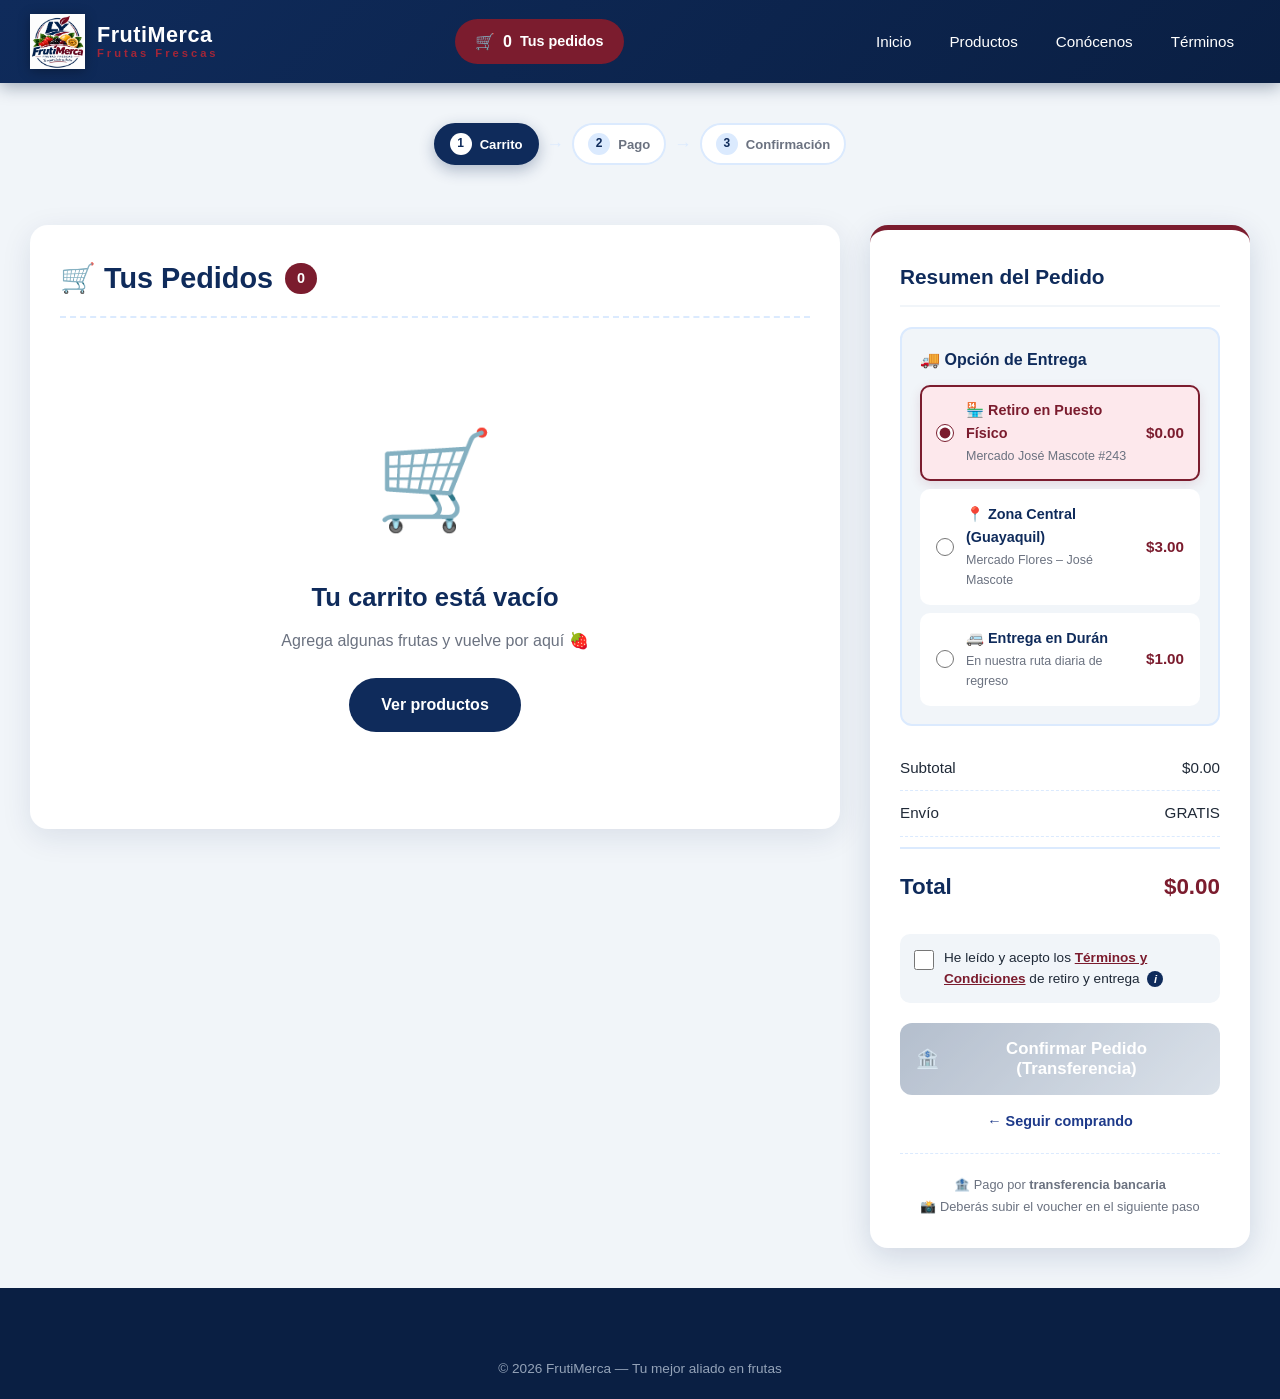
<file: page/carrito.html>
<!DOCTYPE html>
<html lang="es">
<head>
    <meta charset="UTF-8">
    <meta name="viewport" content="width=device-width, initial-scale=1.0">
    <title>🛒 Tus Pedidos | FrutiMerca</title>
    <link rel="icon" href="../img/logo.png" type="image/png">
    <link rel="stylesheet" href="../css/estilos.css">
    <link rel="stylesheet" href="../css/responsive.css">
</head>
<body>

    <!-- ============================================================
         PANTALLA DE TRANSICIÓN
         ============================================================ -->
    <div id="transicion-pantalla" class="transicion-pantalla">
        <div class="transicion-contenido">
            <img src="../img/logo.png" alt="FrutiMerca" class="transicion-logo" onerror="this.style.display='none'">
            <div class="transicion-nombre">FrutiMerca</div>
            <div class="transicion-cargando">
                <span></span>
                <span></span>
                <span></span>
            </div>
        </div>
    </div>

    <!-- ============================================================
         HEADER
         ============================================================ -->
    <header class="header">
        <div class="header-contenedor">

            <a href="../index.html" class="logo">
                <img src="../img/logo.png" alt="FrutiMerca" onerror="this.style.display='none'">
                <div class="logo-texto">
                    <strong>FrutiMerca</strong>
                    <small>Frutas Frescas</small>
                </div>
            </a>

            <a href="carrito.html" class="btn-carrito">
                🛒 <span id="contador-carrito">0</span>
                <span class="btn-carrito-texto">Tus pedidos</span>
            </a>

            <button class="btn-hamburguesa" id="btn-hamburguesa" onclick="toggleMenu()" aria-label="Abrir menú">
                <span></span>
                <span></span>
                <span></span>
            </button>

            <nav class="nav-principal" id="nav-principal">
                <ul>
                    <li><a href="../index.html">Inicio</a></li>
                    <li><a href="productos.html">Productos</a></li>
                    <li><a href="conocenos.html">Conócenos</a></li>
                    <li><a href="terminos.html">Términos</a></li>
                </ul>
            </nav>
        </div>
    </header>

    <div class="menu-overlay" id="menu-overlay" onclick="cerrarMenu()"></div>

    <!-- ============================================================
         CONTENIDO PRINCIPAL: CARRITO
         ============================================================ -->
    <main class="carrito-wrapper">

        <!-- INDICADOR DE PASOS -->
        <div class="indicador-pasos" style="grid-column: 1 / -1;">
            <div class="paso-indicador activo">
                <div class="paso-numero"><span>1</span></div>
                <span class="paso-texto">Carrito</span>
            </div>
            <div class="paso-flecha">→</div>
            <div class="paso-indicador">
                <div class="paso-numero"><span>2</span></div>
                <span class="paso-texto">Pago</span>
            </div>
            <div class="paso-flecha">→</div>
            <div class="paso-indicador">
                <div class="paso-numero"><span>3</span></div>
                <span class="paso-texto">Confirmación</span>
            </div>
        </div>

        <!-- COLUMNA IZQUIERDA: Lista de productos -->
        <section class="carrito-lista">
            <h1>
                🛒 Tus Pedidos
                <span class="badge-items" id="badge-items">0</span>
            </h1>
            <div id="items-carrito-container"></div>
        </section>

        <!-- COLUMNA DERECHA: Resumen del pedido -->
        <aside class="carrito-resumen">
            <h2>Resumen del Pedido</h2>

            <!-- SELECTOR DE ENVÍO -->
            <div class="selector-envio">
                <h3>🚚 Opción de Entrega</h3>

                <label class="opcion-envio">
                    <input type="radio" name="zona-envio" value="retiro" data-precio="0" checked>
                    <div class="opcion-envio-info">
                        <strong>🏪 Retiro en Puesto Físico</strong>
                        <span>Mercado José Mascote #243</span>
                    </div>
                    <span class="opcion-envio-precio">$0.00</span>
                </label>

                <label class="opcion-envio">
                    <input type="radio" name="zona-envio" value="central" data-precio="3">
                    <div class="opcion-envio-info">
                        <strong>📍 Zona Central (Guayaquil)</strong>
                        <span>Mercado Flores – José Mascote</span>
                    </div>
                    <span class="opcion-envio-precio">$3.00</span>
                </label>

                <label class="opcion-envio">
                    <input type="radio" name="zona-envio" value="duran" data-precio="1">
                    <div class="opcion-envio-info">
                        <strong>🚐 Entrega en Durán</strong>
                        <span>En nuestra ruta diaria de regreso</span>
                    </div>
                    <span class="opcion-envio-precio">$1.00</span>
                </label>
            </div>

            <!-- CÁLCULOS -->
            <div class="resumen-linea">
                <span>Subtotal</span>
                <span id="resumen-subtotal">$0.00</span>
            </div>

            <div class="resumen-linea">
                <span>Envío</span>
                <span id="resumen-envio">$0.00</span>
            </div>

            <div class="resumen-linea total">
                <span>Total</span>
                <span id="total-carrito">$0.00</span>
            </div>

            <!-- CHECKBOX DE TÉRMINOS -->
            <label class="acepto-terminos" id="label-terminos">
                <input type="checkbox" id="acepto-terminos">
                <span>
                    He leído y acepto los
                    <a href="terminos.html" target="_blank">Términos y Condiciones</a>
                    de retiro y entrega
                    <span class="info-terminos" title="Incluye horarios de retiro, políticas de productos perecederos, cancelaciones y reembolsos.">i</span>
                </span>
            </label>

            <!-- BOTÓN DE CONFIRMAR -->
            <button class="btn-finalizar" id="btn-confirmar" onclick="irAPagar()" disabled>
                <span class="btn-icono">🏦</span>
                Confirmar Pedido (Transferencia)
            </button>

            <a href="productos.html" class="btn-seguir-comprando">
                ← Seguir comprando
            </a>

            <div class="resumen-nota" id="resumen-nota">
                🏦 Pago por <strong>transferencia bancaria</strong><br>
                📸 Deberás subir el voucher en el siguiente paso
            </div>
        </aside>
    </main>

    <!-- ============================================================
         FOOTER
         ============================================================ -->
    <footer class="footer">
        <div class="footer-copy">
            <p>© 2026 FrutiMerca — Tu mejor aliado en frutas</p>
        </div>
    </footer>

    <!-- ============================================================
         SCRIPTS
         ============================================================ -->

    <!-- 1) Scripts base del sistema -->
    <script src="../js/productos.js"></script>
    <script src="../js/carrito.js"></script>

    <!-- 2) Script: Pantalla de transición -->
    <script>
        (function() {
            window.addEventListener('load', function() {
                setTimeout(function() {
                    const pantalla = document.getElementById('transicion-pantalla');
                    if (pantalla) {
                        pantalla.classList.add('oculta');
                        setTimeout(function() {
                            pantalla.style.display = 'none';
                        }, 500);
                    }
                }, 800);
            });

            document.addEventListener('DOMContentLoaded', function() {
                document.querySelectorAll('a').forEach(function(link) {
                    link.addEventListener('click', function(e) {
                        const href = link.getAttribute('href');
                        if (!href ||
                            href.startsWith('#') ||
                            href.startsWith('http') ||
                            href.startsWith('mailto:') ||
                            href.startsWith('tel:') ||
                            link.target === '_blank') {
                            return;
                        }
                        const pantalla = document.getElementById('transicion-pantalla');
                        if (pantalla) {
                            pantalla.classList.remove('oculta');
                            pantalla.style.display = 'flex';
                        }
                    });
                });
            });

            window.addEventListener('pageshow', function(event) {
                if (event.persisted) {
                    const pantalla = document.getElementById('transicion-pantalla');
                    if (pantalla) {
                        pantalla.classList.add('oculta');
                        pantalla.style.display = 'none';
                    }
                }
            });
        })();
    </script>

    <!-- 3) Script: Lógica del carrito -->
    <script>
        /* ============================================================
           RENDERIZAR CARRITO
           ============================================================ */
        function renderizarCarrito() {
            const contenedor = document.getElementById('items-carrito-container');
            const badge = document.getElementById('badge-items');
            if (!contenedor) return;

            const carrito = obtenerCarrito();
            const totalItems = carrito.reduce((s, i) => s + i.cantidad, 0);
            if (badge) badge.textContent = totalItems;

            // ----- Carrito vacío -----
            if (carrito.length === 0) {
                contenedor.innerHTML = `
                    <div class="carrito-vacio">
                        <span class="emoji">🛒</span>
                        <h2>Tu carrito está vacío</h2>
                        <p>Agrega algunas frutas y vuelve por aquí 🍓</p>
                        <a href="productos.html" class="btn btn-primario"
                           style="background:var(--azul-marino); color:white; text-decoration:none;">
                            Ver productos
                        </a>
                    </div>`;
                actualizarTotales();
                return;
            }

            // ----- Items del carrito -----
            let html = '';
            carrito.forEach((item, index) => {
                const subtotal = item.precio * item.cantidad;
                html += `
                    <div class="carrito-item">
                        <div class="carrito-item-img">
                            <img src="${resolverRuta(item.imagen) || ''}" alt="${item.nombre}">
                        </div>
                        <div class="carrito-item-info">
                            <h3>${item.nombre}</h3>
                            <p class="precio-unitario">$${item.precio.toFixed(2)} c/u</p>
                        </div>
                        <div class="carrito-item-controles">
                            <div class="control-cantidad">
                                <button onclick="cambiarCantidad(${index}, -1)">−</button>
                                <span>${item.cantidad}</span>
                                <button onclick="cambiarCantidad(${index}, 1)">+</button>
                            </div>
                            <div class="carrito-item-subtotal">
                                $${subtotal.toFixed(2)}
                            </div>
                            <button class="btn-quitar"
                                    onclick="eliminarDelCarrito(${index})">
                                🗑️ Quitar
                            </button>
                        </div>
                    </div>`;
            });
            contenedor.innerHTML = html;

            actualizarTotales();
        }

        /* ============================================================
           ACTUALIZAR TOTALES
           ============================================================ */
        function actualizarTotales() {
            const carrito = obtenerCarrito();
            const subtotal = carrito.reduce((s, i) => s + i.precio * i.cantidad, 0);

            const radioZona = document.querySelector('input[name="zona-envio"]:checked');
            const zona = radioZona ? radioZona.value : 'retiro';
            const costoEnvio = radioZona ? parseFloat(radioZona.dataset.precio) : 0;

            const total = subtotal + costoEnvio;

            document.getElementById('resumen-subtotal').textContent = '$' + subtotal.toFixed(2);
            document.getElementById('resumen-envio').textContent =
                costoEnvio === 0 ? 'GRATIS' : '$' + costoEnvio.toFixed(2);
            document.getElementById('total-carrito').textContent = '$' + total.toFixed(2);

            guardarZonaEntrega(zona);
        }

        /* ============================================================
           CONFIGURAR EVENTOS DEL CARRITO
           ============================================================ */
        function configurarEventosCarrito() {
            const checkTerminos = document.getElementById('acepto-terminos');
            const btn = document.getElementById('btn-confirmar');

            if (!checkTerminos || !btn) return;

            // 🛑 BLOQUEO FUERA DE HORARIO
            const abierto = (typeof estaAbiertoTienda === 'function') ? estaAbiertoTienda() : true;
            
            if (!abierto) {
                // Deshabilitar el botón de pagar
                btn.disabled = true;
                btn.innerHTML = '🌙 Pedidos Cerrados (Abre a las 10 PM)';
                btn.style.background = '#94a3b8';
                
                // Mostrar aviso en el resumen
                const resumenNota = document.getElementById('resumen-nota');
                if (resumenNota) {
                    resumenNota.innerHTML = `
                        <div style="background:#fee2e2; color:#991b1b; padding:15px; border-radius:8px; border:1px solid #fca5a5; font-weight:bold; margin-bottom:15px; text-align:left;">
                            ⚠️ El sistema de pedidos está cerrado.<br>
                            <span style="font-weight:normal; font-size:0.9rem;">Vuelve a partir de las 10:00 PM para finalizar tu compra.</span>
                        </div>
                        🏦 Pago por <strong>transferencia bancaria</strong><br>
                        📸 Deberás subir el voucher en el siguiente paso
                    `;
                }

                // Bloquear el checkbox
                checkTerminos.disabled = true;
                checkTerminos.checked = false;
                const labelTerminos = document.getElementById('label-terminos');
                if (labelTerminos) {
                    labelTerminos.style.opacity = '0.5';
                    labelTerminos.style.cursor = 'not-allowed';
                }
                
                return; // Salir para que no se habiliten más cosas
            }

            // 🔧 Función para actualizar el estado del botón (si está abierto)
            function actualizarBotonConfirmar() {
                btn.disabled = !checkTerminos.checked;
            }

            // Escuchar cambios en el checkbox
            checkTerminos.addEventListener('change', actualizarBotonConfirmar);

            // Verificar estado INICIAL
            actualizarBotonConfirmar();

            // Escuchar cambios de zona de envío → recalcular
            document.querySelectorAll('input[name="zona-envio"]').forEach(radio => {
                radio.addEventListener('change', actualizarTotales);
            });

            // Cargar zona previamente elegida
            const zonaGuardada = obtenerZonaEntrega();
            const radioGuardado = document.querySelector(`input[name="zona-envio"][value="${zonaGuardada}"]`);
            if (radioGuardado) radioGuardado.checked = true;

            actualizarTotales();
        }

        /* ============================================================
           INICIALIZACIÓN DEL CARRITO
           ============================================================ */
        document.addEventListener('DOMContentLoaded', () => {
            renderizarCarrito();
            configurarEventosCarrito();
        });

        /* ============================================================
           SOLUCIÓN PARA EL BOTÓN "ATRÁS" (bfcache)
           ============================================================ */
        window.addEventListener('pageshow', function(event) {
            const checkTerminos = document.getElementById('acepto-terminos');
            const btn = document.getElementById('btn-confirmar');

            if (checkTerminos && btn) {
                const abierto = (typeof estaAbiertoTienda === 'function') ? estaAbiertoTienda() : true;
                if (abierto) {
                    btn.disabled = !checkTerminos.checked;
                }
            }

            if (typeof actualizarTotales === 'function') {
                actualizarTotales();
            }
        });

        /* ============================================================
           IR A PAGAR
           ============================================================ */
        function irAPagar() {
            // Doble validación de seguridad
            if (typeof estaAbiertoTienda === 'function' && !estaAbiertoTienda()) {
                alert('🌙 Los pedidos en línea están cerrados.\nAbrimos hoy a las 10:00 PM.');
                return;
            }

            const carrito = obtenerCarrito();
            if (carrito.length === 0) {
                alert('Tu carrito está vacío 🍓');
                return;
            }

            const check = document.getElementById('acepto-terminos');
            if (!check.checked) {
                alert('Debes aceptar los Términos y Condiciones.');
                return;
            }

            window.location.href = 'pago.html';
        }

        /* ============================================================
           MENÚ HAMBURGUESA
           ============================================================ */
        function toggleMenu() {
            const nav = document.getElementById('nav-principal');
            const btn = document.getElementById('btn-hamburguesa');
            const overlay = document.getElementById('menu-overlay');
            nav.classList.toggle('abierto');
            btn.classList.toggle('activo');
            overlay.classList.toggle('activo');
            document.body.style.overflow = nav.classList.contains('abierto') ? 'hidden' : '';
        }

        function cerrarMenu() {
            const nav = document.getElementById('nav-principal');
            const btn = document.getElementById('btn-hamburguesa');
            const overlay = document.getElementById('menu-overlay');
            nav.classList.remove('abierto');
            btn.classList.remove('activo');
            overlay.classList.remove('activo');
            document.body.style.overflow = '';
        }

        window.addEventListener('resize', () => {
            if (window.innerWidth > 900) cerrarMenu();
        });

        document.addEventListener('DOMContentLoaded', () => {
            document.querySelectorAll('.nav-principal a').forEach(link => {
                link.addEventListener('click', () => {
                    if (window.innerWidth <= 900) cerrarMenu();
                });
            });
        });
    </script>

</body>
</html>
</file>
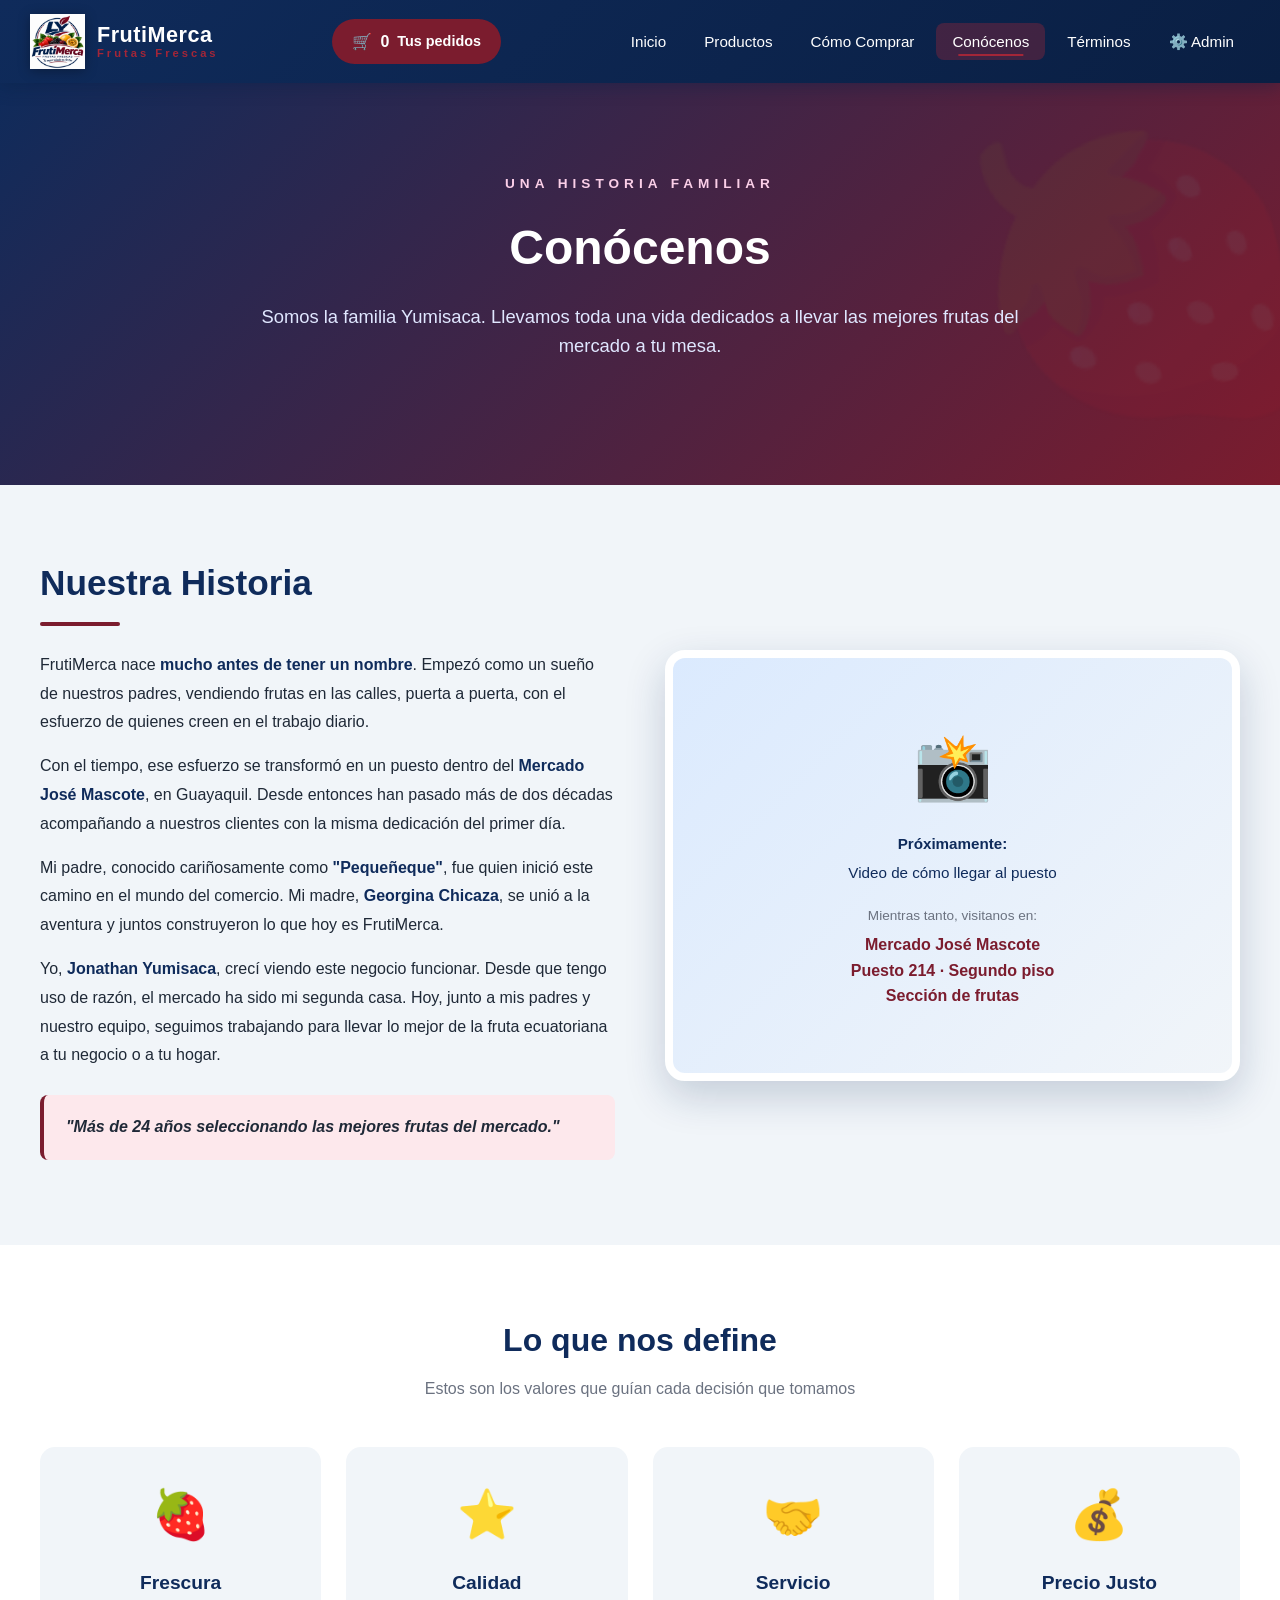
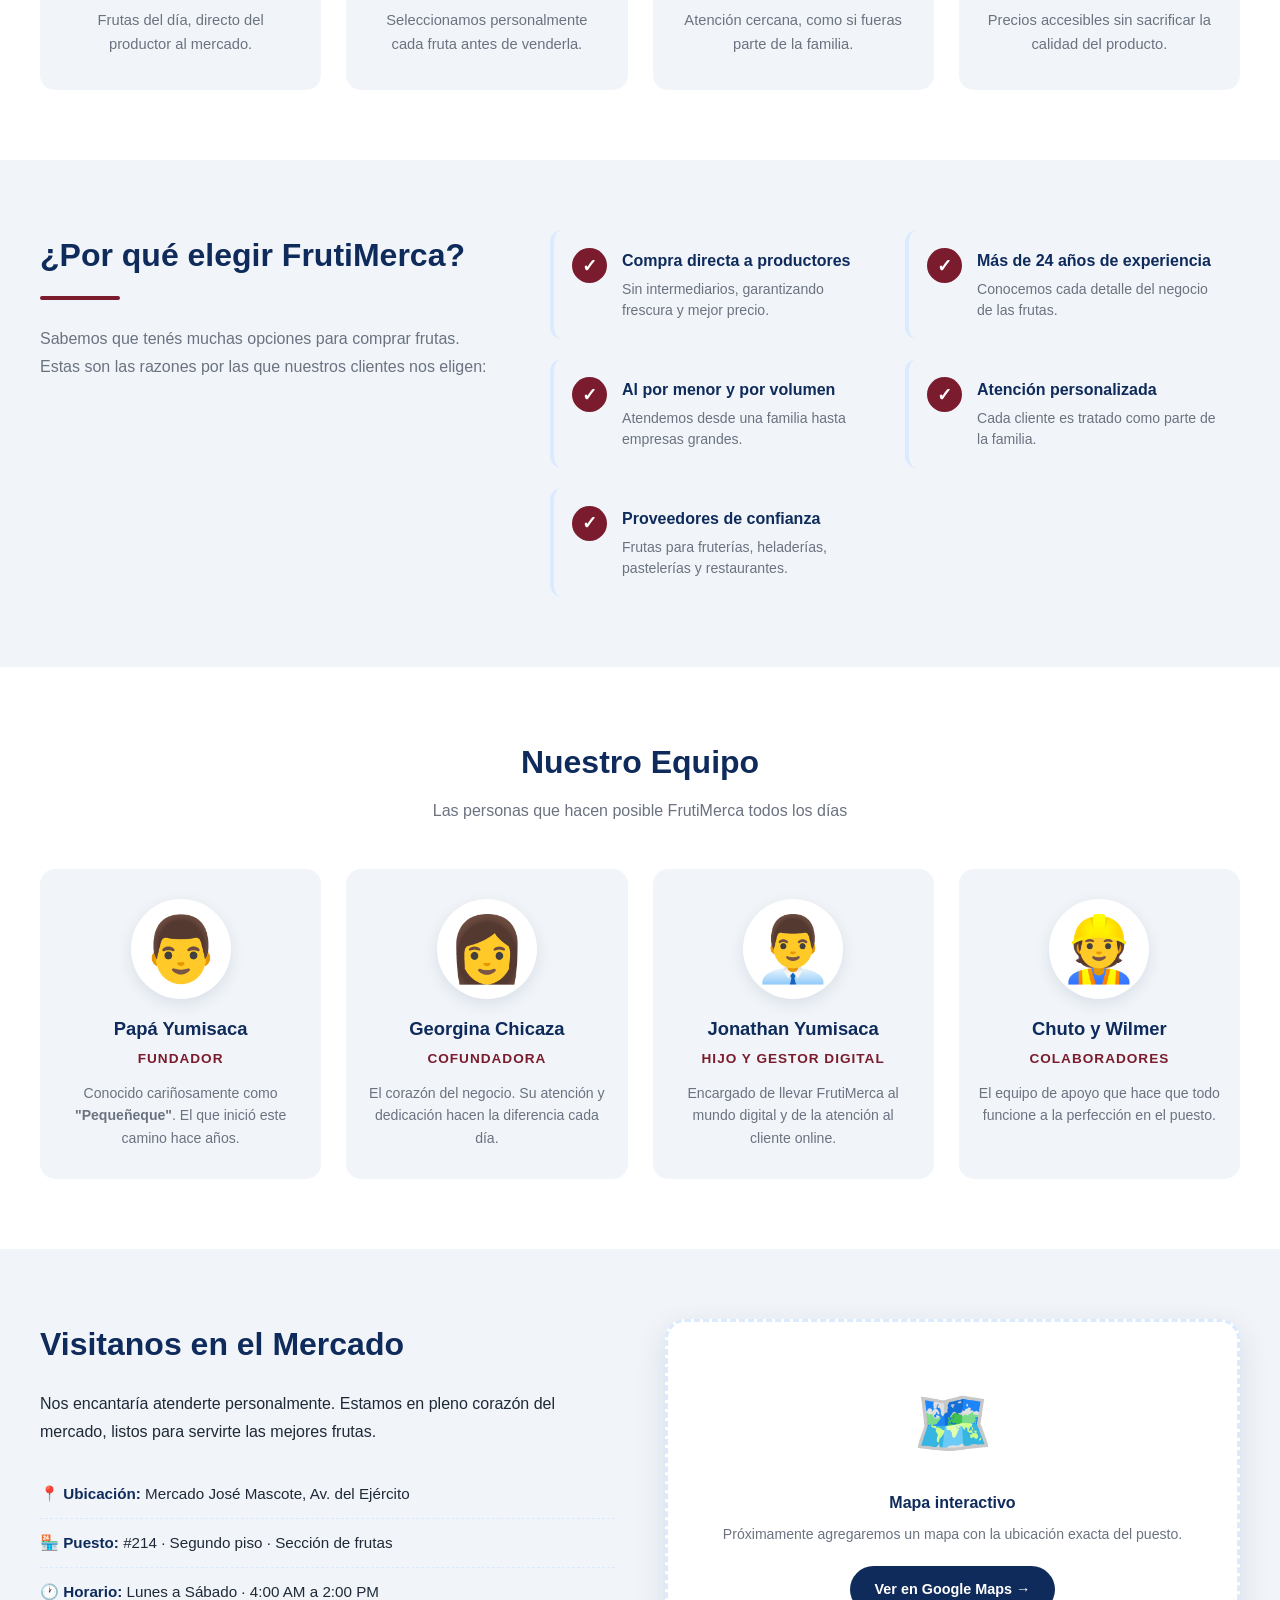
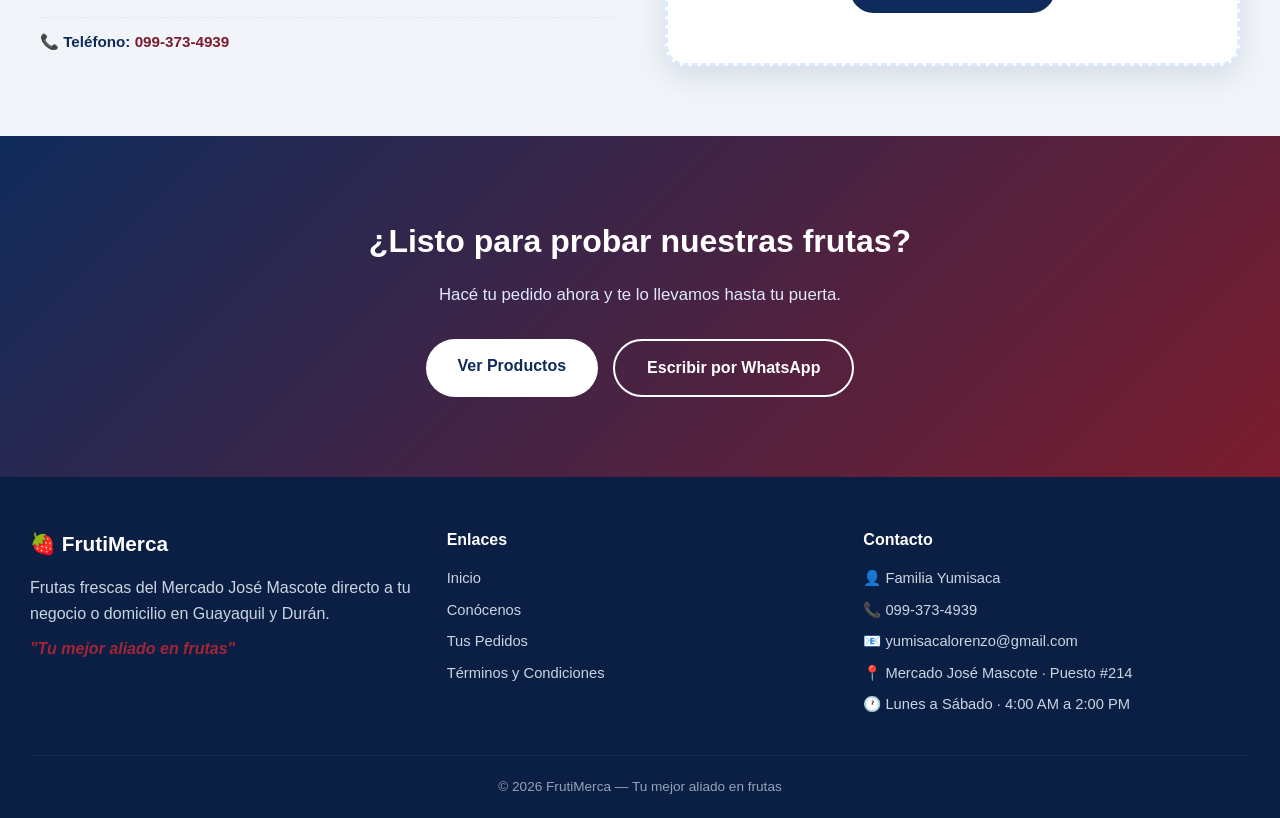
<file: page/conocenos.html>
<!DOCTYPE html>
<html lang="es">
<head>
    <meta charset="UTF-8">
    <meta name="viewport" content="width=device-width, initial-scale=1.0">
    <title>Conócenos | FrutiMerca</title>
    <meta name="description" content="Conoce la historia de FrutiMerca, el negocio familiar de los Yumisaca en el Mercado José Mascote. Frutas frescas directo del mercado a tu mesa.">
    <link rel="stylesheet" href="../css/estilos.css">
    <link rel="stylesheet" href="../css/responsive.css">
</head>
<body>

    <!-- ============================================================
         HEADER
         ============================================================ -->
    <header class="header">
        <div class="header-contenedor">
            <a href="../index.html" class="logo">
                <img src="../img/logo.png" alt="FrutiMerca" onerror="this.style.display='none'">
                <div class="logo-texto">
                    <strong>FrutiMerca</strong>
                    <small>Frutas Frescas</small>
                </div>
            </a>

            <a href="carrito.html" class="btn-carrito">
                🛒 <span id="contador-carrito">0</span>
                <span class="btn-carrito-texto">Tus pedidos</span>
            </a>

            <button class="btn-hamburguesa" id="btn-hamburguesa" onclick="toggleMenu()" aria-label="Abrir menú">
                <span></span>
                <span></span>
                <span></span>
            </button>

            <nav class="nav-principal" id="nav-principal">
                <ul>
                    <li><a href="../index.html">Inicio</a></li>
                    <li><a href="../index.html#productos">Productos</a></li>
                    <li><a href="../index.html#como-comprar">Cómo Comprar</a></li>
                    <li><a href="conocenos.html" class="activo">Conócenos</a></li>
                    <li><a href="terminos.html">Términos</a></li>
                    <li><a href="admin.html">⚙️ Admin</a></li>
                </ul>
            </nav>
        </div>
    </header>

    <div class="menu-overlay" id="menu-overlay" onclick="cerrarMenu()"></div>

    <!-- ============================================================
         HERO DE LA PÁGINA
         ============================================================ -->
    <section class="hero-conocenos">
        <div class="hero-conocenos-contenido">
            <p class="hero-subtitulo">UNA HISTORIA FAMILIAR</p>
            <h1>Conócenos</h1>
            <p class="hero-descripcion">
                Somos la familia Yumisaca. Llevamos toda una vida dedicados
                a llevar las mejores frutas del mercado a tu mesa.
            </p>
        </div>
    </section>

    <!-- ============================================================
         NUESTRA HISTORIA
         ============================================================ -->
    <section class="conocenos-seccion">
        <div class="conocenos-contenedor">
            <div class="historia-grid">
                <div class="historia-texto">
                    <h2>Nuestra Historia</h2>
                    <div class="linea-decorativa"></div>

                    <p>
                        FrutiMerca nace <strong>mucho antes de tener un nombre</strong>.
                        Empezó como un sueño de nuestros padres, vendiendo frutas
                        en las calles, puerta a puerta, con el esfuerzo de quienes
                        creen en el trabajo diario.
                    </p>

                    <p>
                        Con el tiempo, ese esfuerzo se transformó en un puesto
                        dentro del <strong>Mercado José Mascote</strong>, en Guayaquil.
                        Desde entonces han pasado más de dos décadas acompañando
                        a nuestros clientes con la misma dedicación del primer día.
                    </p>

                    <p>
                        Mi padre, conocido cariñosamente como <strong>"Pequeñeque"</strong>,
                        fue quien inició este camino en el mundo del comercio.
                        Mi madre, <strong>Georgina Chicaza</strong>, se unió a la aventura
                        y juntos construyeron lo que hoy es FrutiMerca.
                    </p>

                    <p>
                        Yo, <strong>Jonathan Yumisaca</strong>, crecí viendo este negocio
                        funcionar. Desde que tengo uso de razón, el mercado ha sido
                        mi segunda casa. Hoy, junto a mis padres y nuestro equipo,
                        seguimos trabajando para llevar lo mejor de la fruta
                        ecuatoriana a tu negocio o a tu hogar.
                    </p>

                    <p class="frase-destacada">
                        "Más de 24 años seleccionando las mejores frutas del mercado."
                    </p>
                </div>

                <div class="historia-imagen">
                    <div class="marco-decorativo">
                        <!--
                            ESPACIO PARA FOTO O VIDEO
                            
                            Cuando tengas el video de cómo llegar al puesto:
                            1. Guárdalo como: img/como-llegar.mp4
                            2. Descomentá el <video> de abajo
                            3. Borrá el bloque <div class="placeholder-foto">
                        -->

                        <!-- VIDEO (opcional, después) -->
                        <!--
                        <video controls poster="../img/puesto-portada.jpg" class="video-puesto">
                            <source src="../img/como-llegar.mp4" type="video/mp4">
                            Tu navegador no soporta video HTML5.
                        </video>
                        -->

                        <!-- PLACEHOLDER temporal -->
                        <div class="placeholder-foto">
                            <div class="placeholder-emoji">📸</div>
                            <p><strong>Próximamente:</strong></p>
                            <p>Video de cómo llegar al puesto</p>
                            <p class="placeholder-detalle">Mientras tanto, visitanos en:</p>
                            <p class="placeholder-direccion">
                                Mercado José Mascote<br>
                                Puesto 214 · Segundo piso<br>
                                Sección de frutas
                            </p>
                        </div>
                    </div>
                </div>
            </div>
        </div>
    </section>

    <!-- ============================================================
         VALORES
         ============================================================ -->
    <section class="valores">
        <div class="conocenos-contenedor">
            <h2 class="titulo-centrado">Lo que nos define</h2>
            <p class="subtitulo-centrado">
                Estos son los valores que guían cada decisión que tomamos
            </p>

            <div class="grid-valores">
                <div class="valor-card">
                    <div class="valor-icono">🍓</div>
                    <h3>Frescura</h3>
                    <p>Frutas del día, directo del productor al mercado.</p>
                </div>
                <div class="valor-card">
                    <div class="valor-icono">⭐</div>
                    <h3>Calidad</h3>
                    <p>Seleccionamos personalmente cada fruta antes de venderla.</p>
                </div>
                <div class="valor-card">
                    <div class="valor-icono">🤝</div>
                    <h3>Servicio</h3>
                    <p>Atención cercana, como si fueras parte de la familia.</p>
                </div>
                <div class="valor-card">
                    <div class="valor-icono">💰</div>
                    <h3>Precio Justo</h3>
                    <p>Precios accesibles sin sacrificar la calidad del producto.</p>
                </div>
            </div>
        </div>
    </section>

    <!-- ============================================================
         ¿POR QUÉ ELEGIRNOS?
         ============================================================ -->
    <section class="porque-elegirnos">
        <div class="conocenos-contenedor">
            <div class="porque-grid">
                <div class="porque-texto">
                    <h2>¿Por qué elegir FrutiMerca?</h2>
                    <div class="linea-decorativa"></div>
                    <p class="porque-intro">
                        Sabemos que tenés muchas opciones para comprar frutas.
                        Estas son las razones por las que nuestros clientes nos eligen:
                    </p>
                </div>

                <div class="porque-lista">
                    <div class="porque-item">
                        <div class="porque-check">✓</div>
                        <div class="porque-info">
                            <h4>Compra directa a productores</h4>
                            <p>Sin intermediarios, garantizando frescura y mejor precio.</p>
                        </div>
                    </div>

                    <div class="porque-item">
                        <div class="porque-check">✓</div>
                        <div class="porque-info">
                            <h4>Más de 24 años de experiencia</h4>
                            <p>Conocemos cada detalle del negocio de las frutas.</p>
                        </div>
                    </div>

                    <div class="porque-item">
                        <div class="porque-check">✓</div>
                        <div class="porque-info">
                            <h4>Al por menor y por volumen</h4>
                            <p>Atendemos desde una familia hasta empresas grandes.</p>
                        </div>
                    </div>

                    <div class="porque-item">
                        <div class="porque-check">✓</div>
                        <div class="porque-info">
                            <h4>Atención personalizada</h4>
                            <p>Cada cliente es tratado como parte de la familia.</p>
                        </div>
                    </div>

                    <div class="porque-item">
                        <div class="porque-check">✓</div>
                        <div class="porque-info">
                            <h4>Proveedores de confianza</h4>
                            <p>Frutas para fruterías, heladerías, pastelerías y restaurantes.</p>
                        </div>
                    </div>
                </div>
            </div>
        </div>
    </section>

    <!-- ============================================================
         NUESTRO EQUIPO
         ============================================================ -->
    <section class="equipo">
        <div class="conocenos-contenedor">
            <h2 class="titulo-centrado">Nuestro Equipo</h2>
            <p class="subtitulo-centrado">
                Las personas que hacen posible FrutiMerca todos los días
            </p>

            <div class="grid-equipo">
                <div class="miembro-card">
                    <div class="miembro-avatar">👨</div>
                    <h3>Papá Yumisaca</h3>
                    <p class="miembro-rol">Fundador</p>
                    <p class="miembro-desc">
                        Conocido cariñosamente como <strong>"Pequeñeque"</strong>.
                        El que inició este camino hace años.
                    </p>
                </div>

                <div class="miembro-card">
                    <div class="miembro-avatar">👩</div>
                    <h3>Georgina Chicaza</h3>
                    <p class="miembro-rol">Cofundadora</p>
                    <p class="miembro-desc">
                        El corazón del negocio. Su atención y dedicación
                        hacen la diferencia cada día.
                    </p>
                </div>

                <div class="miembro-card">
                    <div class="miembro-avatar">👨‍💼</div>
                    <h3>Jonathan Yumisaca</h3>
                    <p class="miembro-rol">Hijo y Gestor Digital</p>
                    <p class="miembro-desc">
                        Encargado de llevar FrutiMerca al mundo digital
                        y de la atención al cliente online.
                    </p>
                </div>

                <div class="miembro-card">
                    <div class="miembro-avatar">👷</div>
                    <h3>Chuto y Wilmer</h3>
                    <p class="miembro-rol">Colaboradores</p>
                    <p class="miembro-desc">
                        El equipo de apoyo que hace que todo funcione
                        a la perfección en el puesto.
                    </p>
                </div>
            </div>
        </div>
    </section>

    <!-- ============================================================
         VISITANOS
         ============================================================ -->
    <section class="visitanos">
        <div class="conocenos-contenedor">
            <div class="visitanos-grid">
                <div class="visitanos-info">
                    <h2>Visitanos en el Mercado</h2>
                    <p>
                        Nos encantaría atenderte personalmente. Estamos en pleno
                        corazón del mercado, listos para servirte las mejores frutas.
                    </p>

                    <ul class="visitanos-lista">
                        <li>
                            <strong>📍 Ubicación:</strong>
                            Mercado José Mascote, Av. del Ejército
                        </li>
                        <li>
                            <strong>🏪 Puesto:</strong>
                            #214 · Segundo piso · Sección de frutas
                        </li>
                        <li>
                            <strong>🕐 Horario:</strong>
                            Lunes a Sábado · 4:00 AM a 2:00 PM
                        </li>
                        <li>
                            <strong>📞 Teléfono:</strong>
                            <a href="tel:0993734939">099-373-4939</a>
                        </li>
                    </ul>
                </div>

                <div class="visitanos-mapa">
                    <div class="mapa-placeholder">
                        <div class="mapa-icono">🗺️</div>
                        <p><strong>Mapa interactivo</strong></p>
                        <p class="mapa-detalle">
                            Próximamente agregaremos un mapa
                            con la ubicación exacta del puesto.
                        </p>
                        <a href="https://maps.google.com/?q=Mercado+José+Mascote+Guayaquil"
                           target="_blank"
                           class="btn-mapa">
                            Ver en Google Maps →
                        </a>
                    </div>
                </div>
            </div>
        </div>
    </section>

    <!-- ============================================================
         CTA FINAL
         ============================================================ -->
    <section class="cta-final">
        <div class="cta-contenedor">
            <h2>¿Listo para probar nuestras frutas?</h2>
            <p>Hacé tu pedido ahora y te lo llevamos hasta tu puerta.</p>
            <div class="cta-botones">
                <a href="../index.html#productos" class="btn btn-primario">
                    Ver Productos
                </a>
                <a href="https://wa.me/593993734939?text=Hola%20FrutiMerca,%20quiero%20hacer%20un%20pedido"
                   target="_blank"
                   class="btn btn-secundario-claro">
                    Escribir por WhatsApp
                </a>
            </div>
        </div>
    </section>

    <!-- ============================================================
         FOOTER
         ============================================================ -->
    <footer class="footer">
        <div class="footer-grid">
            <div>
                <h3>🍓 FrutiMerca</h3>
                <p>
                    Frutas frescas del Mercado José Mascote directo a tu negocio
                    o domicilio en Guayaquil y Durán.
                </p>
                <p class="footer-slogan">"Tu mejor aliado en frutas"</p>
            </div>
            <div>
                <h4>Enlaces</h4>
                <ul>
                    <li><a href="../index.html">Inicio</a></li>
                    <li><a href="conocenos.html">Conócenos</a></li>
                    <li><a href="carrito.html">Tus Pedidos</a></li>
                    <li><a href="terminos.html">Términos y Condiciones</a></li>
                </ul>
            </div>
            <div>
                <h4>Contacto</h4>
                <ul>
                    <li>👤 Familia Yumisaca</li>
                    <li>📞 <a href="tel:0993734939">099-373-4939</a></li>
                    <li>📧 <a href="mailto:yumisacalorenzo@gmail.com">yumisacalorenzo@gmail.com</a></li>
                    <li>📍 Mercado José Mascote · Puesto #214</li>
                    <li>🕐 Lunes a Sábado · 4:00 AM a 2:00 PM</li>
                </ul>
            </div>
        </div>
        <div class="footer-copy">
            <p>© 2026 FrutiMerca — Tu mejor aliado en frutas</p>
        </div>
    </footer>
    <script>
    // ============================================================
    // PANTALLA DE TRANSICIÓN
    // ============================================================
    (function() {
        // 1. Cuando la página termine de cargar, ocultar la pantalla
        window.addEventListener('load', function() {
            setTimeout(function() {
                const pantalla = document.getElementById('transicion-pantalla');
                if (pantalla) {
                    pantalla.classList.add('oculta');
                    // Eliminar del DOM después de la transición
                    setTimeout(function() {
                        pantalla.style.display = 'none';
                    }, 500);
                }
            }, 1200); // 0.3 segundos mínimo visible
        });

        // 2. Cuando el usuario haga clic en un enlace, mostrar la pantalla
        document.addEventListener('DOMContentLoaded', function() {
            document.querySelectorAll('a').forEach(function(link) {
                link.addEventListener('click', function(e) {
                    const href = link.getAttribute('href');

                    // No mostrar para enlaces internos (#) ni externos (_blank)
                    if (!href ||
                        href.startsWith('#') ||
                        href.startsWith('http') ||
                        href.startsWith('mailto:') ||
                        href.startsWith('tel:') ||
                        link.target === '_blank' ||
                        link.getAttribute('target') === '_blank') {
                        return;
                    }

                    // Mostrar pantalla de transición
                    const pantalla = document.getElementById('transicion-pantalla');
                    if (pantalla) {
                        pantalla.classList.remove('oculta');
                        pantalla.style.display = 'flex';
                    }
                });
            });
        });

        // 3. Cuando el usuario use el botón "atrás" del navegador,
        //    ocultar la pantalla si quedó visible
        window.addEventListener('pageshow', function(event) {
            if (event.persisted) {
                const pantalla = document.getElementById('transicion-pantalla');
                if (pantalla) {
                    pantalla.classList.add('oculta');
                    pantalla.style.display = 'none';
                }
            }
        });
    })();
</script>

    <script src="../js/carrito.js"></script>
    <script>
        function toggleMenu() {
            const nav = document.getElementById('nav-principal');
            const btn = document.getElementById('btn-hamburguesa');
            const overlay = document.getElementById('menu-overlay');
            nav.classList.toggle('abierto');
            btn.classList.toggle('activo');
            overlay.classList.toggle('activo');
            document.body.style.overflow = nav.classList.contains('abierto') ? 'hidden' : '';
        }
        function cerrarMenu() {
            const nav = document.getElementById('nav-principal');
            const btn = document.getElementById('btn-hamburguesa');
            const overlay = document.getElementById('menu-overlay');
            nav.classList.remove('abierto');
            btn.classList.remove('activo');
            overlay.classList.remove('activo');
            document.body.style.overflow = '';
        }
        window.addEventListener('resize', () => {
            if (window.innerWidth > 900) cerrarMenu();
        });
        document.addEventListener('DOMContentLoaded', () => {
            document.querySelectorAll('.nav-principal a').forEach(link => {
                link.addEventListener('click', () => {
                    if (window.innerWidth <= 900) cerrarMenu();
                });
            });
        });
    </script>
</body>
<!-- ============================================================
     PANTALLA DE TRANSICIÓN
     ============================================================ -->
<div id="transicion-pantalla" class="transicion-pantalla">
    <div class="transicion-contenido">
        <img src="../img/logo.png" alt="FrutiMerca" class="transicion-logo" onerror="this.style.display='none'">
        <div class="transicion-nombre">FrutiMerca</div>
        <div class="transicion-cargando">
            <span></span>
            <span></span>
            <span></span>
        </div>
    </div>
</div>
</html>
</file>
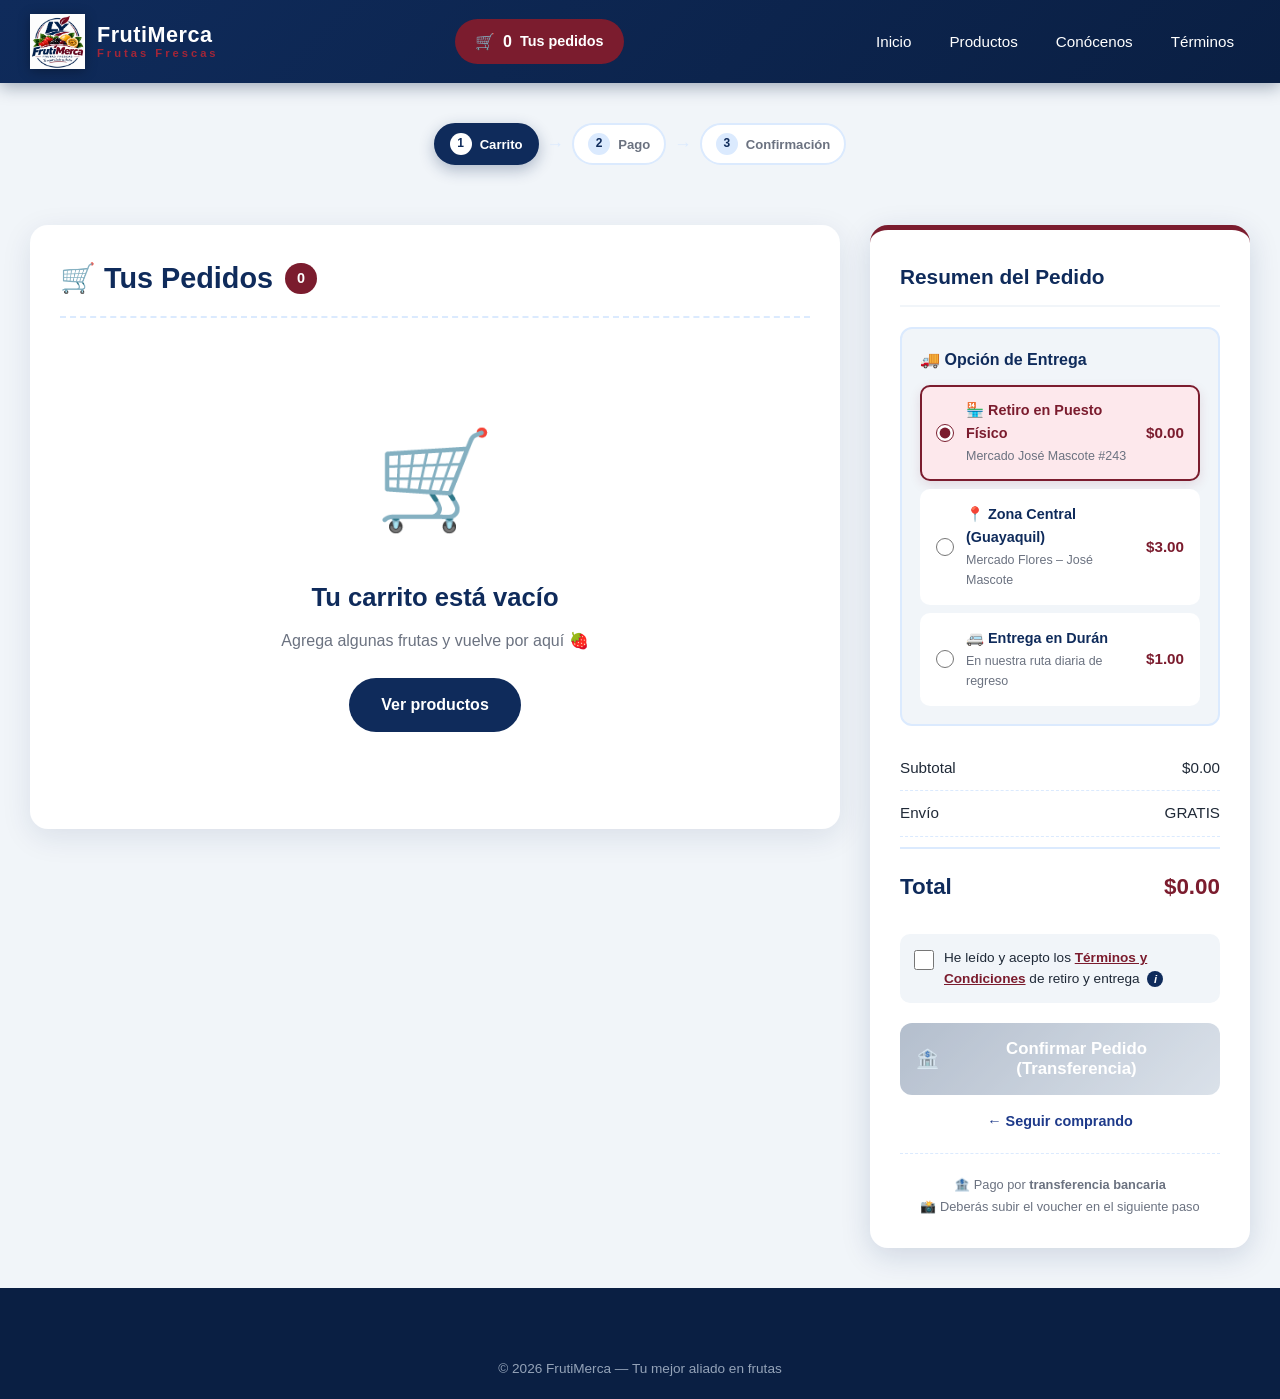
<file: page/pago.html>
<!DOCTYPE html>
<html lang="es">
<head>
    <meta charset="UTF-8">
    <meta name="viewport" content="width=device-width, initial-scale=1.0">
    <title>Confirmar Pedido | FrutiMerca</title>
    <link rel="stylesheet" href="../css/estilos.css">
    <link rel="stylesheet" href="../css/responsive.css">
</head>
<body>

    <!-- ============================================================
         PANTALLA DE TRANSICIÓN
         ============================================================ -->
    <div id="transicion-pantalla" class="transicion-pantalla">
        <div class="transicion-contenido">
            <img src="../img/logo.png" alt="FrutiMerca" class="transicion-logo" onerror="this.style.display='none'">
            <div class="transicion-nombre">FrutiMerca</div>
            <div class="transicion-cargando">
                <span></span>
                <span></span>
                <span></span>
            </div>
        </div>
    </div>

    <!-- ============================================================
         HEADER
         ============================================================ -->
    <header class="header">
        <div class="header-contenedor">

            <a href="../index.html" class="logo">
                <img src="../img/logo.png" alt="FrutiMerca" onerror="this.style.display='none'">
                <div class="logo-texto">
                    <strong>FrutiMerca</strong>
                    <small>Frutas Frescas</small>
                </div>
            </a>

            <a href="carrito.html" class="btn-carrito">
                🛒 <span id="contador-carrito">0</span>
                <span class="btn-carrito-texto">Tus pedidos</span>
            </a>

            <button class="btn-hamburguesa" id="btn-hamburguesa" onclick="toggleMenu()" aria-label="Abrir menú">
                <span></span>
                <span></span>
                <span></span>
            </button>

            <nav class="nav-principal" id="nav-principal">
                <ul>
                    <li><a href="../index.html">Inicio</a></li>
                    <li><a href="carrito.html">Tus Pedidos</a></li>
                    <li><a href="conocenos.html">Conócenos</a></li>
                    <li><a href="terminos.html">Términos</a></li>
                </ul>
            </nav>
        </div>
    </header>

    <div class="menu-overlay" id="menu-overlay" onclick="cerrarMenu()"></div>

    <!-- ============================================================
         CONTENIDO PRINCIPAL
         ============================================================ -->
    <main class="pago-wrapper">

        <!-- INDICADOR DE PASOS -->
        <div class="indicador-pasos">
            <div class="paso-indicador completado">
                <div class="paso-numero"><span>1</span></div>
                <span class="paso-texto">Carrito</span>
            </div>
            <div class="paso-flecha">→</div>
            <div class="paso-indicador activo">
                <div class="paso-numero"><span>2</span></div>
                <span class="paso-texto">Pago</span>
            </div>
            <div class="paso-flecha">→</div>
            <div class="paso-indicador">
                <div class="paso-numero"><span>3</span></div>
                <span class="paso-texto">Confirmación</span>
            </div>
        </div>

        <h1 style="color:var(--azul-marino); margin-bottom:20px;">
            Confirmar Pedido
        </h1>

        <div class="alerta-info">
            <strong>Importante:</strong> Realiza la transferencia bancaria por el
            monto total y luego sube la captura (voucher) del comprobante.
            <strong>El pedido no se reserva sin el voucher.</strong>
        </div>

        <!-- ============================================================
             PASO 1: DATOS BANCARIOS
             ============================================================ -->
        <div class="pago-card">
            <h2>1. Datos para Transferencia</h2>

            <div class="datos-banco">
                <p>
                    <strong>Titular:</strong> JONATHAN YUMISACA
                    <button class="btn-copiar-dato" onclick="copiarDato('JONATHAN YUMISACA', this)">
                        📋 Copiar
                    </button>
                </p>
                <p>
                    <strong>Cédula:</strong> 0953749629
                    <button class="btn-copiar-dato" onclick="copiarDato('0953749629', this)">
                        📋 Copiar
                    </button>
                </p>
                <p>
                    <strong>Institución:</strong> Banco Pichincha
                </p>
                <p>
                    <strong>Tipo de Cuenta:</strong> Cuenta de Ahorros
                </p>
                <p>
                    <strong>Número de Cuenta:</strong> <span id="num-cuenta">2206795019</span>
                    <button class="btn-copiar-dato" onclick="copiarDato('2206795019', this)">
                        📋 Copiar
                    </button>
                </p>
                <p>
                    <strong>Total a transferir:</strong>
                    <span id="monto-transferir" style="color:var(--vino); font-size:1.3rem; font-weight:800;">
                        $0.00
                    </span>
                    <button class="btn-copiar-dato" onclick="copiarMontoTransferir(this)">
                        📋 Copiar
                    </button>
                </p>
            </div>
        </div>

        <!-- ============================================================
             PASO 2: ENTREGA SELECCIONADA
             ============================================================ -->
        <div class="pago-card">
            <h2>2. Entrega Seleccionada</h2>
            <div class="resumen-entrega" id="resumen-entrega"></div>

            <div class="alerta-warning" id="aviso-retiro">
                <strong>Retiro en Puesto Físico:</strong><br>
                📍 Mercado José Mascote - Puesto #214 (Segundo piso)<br>
                🕐 Horario: 4:00 AM a 2:00 PM (Lunes a Sábado)<br>
                <br>
                Debes retirar antes de las <strong>14:00 PM</strong>. Notifica cambios
                antes de las <strong>12:00 PM</strong>. Producto perecedero, sin
                reembolso por inasistencia sin notificación.
            </div>
        </div>

        <!-- ============================================================
             PASO 3: DATOS DEL CLIENTE
             ============================================================ -->
        <div class="pago-card">
            <h2>3. Tus Datos</h2>

            <div class="campo">
                <label>Nombre completo *</label>
                <input type="text" id="cli-nombre" required>
            </div>

            <div class="campo">
                <label>Teléfono / WhatsApp *</label>
                <input type="tel" id="cli-tel" placeholder="0999999999" required>
            </div>

            <div class="campo">
                <label>Correo electrónico (opcional)</label>
                <input type="email" id="cli-email">
            </div>

            <div class="campo" id="campo-direccion" style="display:none;">
                <label>Dirección de entrega *</label>
                <input type="text" id="cli-direccion"
                       placeholder="Calle, número, referencia">
            </div>

            <div class="campo">
                <label>Notas del pedido (opcional)</label>
                <textarea id="cli-notas" rows="2"
                          placeholder="Ej: entregar antes de las 10am, factura, etc."></textarea>
            </div>
        </div>

        <!-- ============================================================
             PASO 4: VOUCHER
             ============================================================ -->
        <div class="pago-card">
            <h2>4. Sube tu Voucher <span style="color:var(--vino);">*</span></h2>
            <p style="color:var(--gris-suave); font-size:0.9rem; margin-bottom:15px;">
                Sube una foto o captura del comprobante de transferencia.
                <strong style="color:var(--vino);">Es obligatorio.</strong>
            </p>

            <div class="zona-drop" id="zona-drop"
                 onclick="document.getElementById('archivo-voucher').click()">
                <span class="icono">📸</span>
                <p><strong>Haz clic para subir</strong><br>
                o arrastra tu imagen aquí (JPG, PNG · máx. 5 MB)</p>
                <input type="file" id="archivo-voucher"
                       accept="image/*" onchange="mostrarPreview(event)">
            </div>

            <div class="preview-voucher" id="preview-voucher"></div>
        </div>

        <!-- ============================================================
             PASO 5: RESUMEN FINAL
             ============================================================ -->
        <div class="pago-card">
            <h2>5. Resumen Final</h2>

            <div class="resumen-linea">
                <span>Subtotal productos</span>
                <span id="pago-subtotal">$0.00</span>
            </div>

            <div class="resumen-linea">
                <span>Envío</span>
                <span id="pago-envio">$0.00</span>
            </div>

            <div class="resumen-linea total">
                <span>TOTAL A TRANSFERIR</span>
                <span id="pago-total">$0.00</span>
            </div>

            <button class="btn-finalizar" id="btn-enviar" onclick="confirmarPedido()" disabled>
                <span class="btn-icono">🏦</span>
                Enviar Pedido
            </button>

            <!-- 🔔 Aviso de validación -->
            <div id="aviso-validacion" class="aviso-validacion">
                <div class="aviso-validacion-titulo">⚠️ Para enviar tu pedido falta:</div>
                <ul class="aviso-validacion-lista" id="aviso-validacion-lista"></ul>
            </div>

            <p class="resumen-nota" style="margin-top:15px;">
                Al enviar, confirmas que realizaste la transferencia y aceptas
                nuestros <a href="terminos.html" target="_blank"
                style="color:var(--vino); font-weight:700;">Términos y Condiciones</a>.
            </p>
        </div>

    </main>

    <!-- ============================================================
         FOOTER
         ============================================================ -->
    <footer class="footer">
        <div class="footer-copy">
            <p>© 2026 FrutiMerca — Tu mejor aliado en frutas</p>
        </div>
    </footer>

    <!-- ============================================================
         SCRIPTS
         ============================================================ -->

    <!-- 1) Scripts base -->
    <script src="../js/productos.js"></script>
    <script src="../js/carrito.js"></script>

    <!-- 2) Script: Pantalla de transición -->
    <script>
        (function() {
            window.addEventListener('load', function() {
                setTimeout(function() {
                    const pantalla = document.getElementById('transicion-pantalla');
                    if (pantalla) {
                        pantalla.classList.add('oculta');
                        setTimeout(function() {
                            pantalla.style.display = 'none';
                        }, 500);
                    }
                }, 1200);
            });

            document.addEventListener('DOMContentLoaded', function() {
                document.querySelectorAll('a').forEach(function(link) {
                    link.addEventListener('click', function(e) {
                        const href = link.getAttribute('href');
                        if (!href ||
                            href.startsWith('#') ||
                            href.startsWith('http') ||
                            href.startsWith('mailto:') ||
                            href.startsWith('tel:') ||
                            link.target === '_blank') {
                            return;
                        }
                        const pantalla = document.getElementById('transicion-pantalla');
                        if (pantalla) {
                            pantalla.classList.remove('oculta');
                            pantalla.style.display = 'flex';
                        }
                    });
                });
            });

            window.addEventListener('pageshow', function(event) {
                if (event.persisted) {
                    const pantalla = document.getElementById('transicion-pantalla');
                    if (pantalla) {
                        pantalla.classList.add('oculta');
                        pantalla.style.display = 'none';
                    }
                }
            });
        })();
    </script>

    <!-- 3) Script: Lógica del pago -->
    <script>
        /* ============================================================
           VARIABLES GLOBALES
           ============================================================ */
        let voucherCargado = false;
        let zonaActual = 'retiro';
        let costoEnvioActual = 0;
        let urlVoucher = '';

        /* ============================================================
           CONFIGURACIÓN
           ============================================================ */
        const CLOUDINARY_CLOUD_NAME = 'd0zz7ag1';
        const CLOUDINARY_PRESET = 'frutimerca_vouchers';

        const URL_SHEETS = 'https://script.google.com/macros/s/AKfycbzC-WyZmDbYidjXzlG2qGO2WBFXNSgK4yOUGWR24S7ScMSM8dliQ-8H72ANK1aaTCdeyA/exec';
        
        /* ============================================================
           INICIALIZACIÓN AL CARGAR LA PÁGINA
           ============================================================ */
        document.addEventListener('DOMContentLoaded', () => {
            inicializarPago();
        });

        function inicializarPago() {
            // 1. Verificar carrito
            const carrito = obtenerCarrito();
            if (carrito.length === 0) {
                alert('Tu carrito está vacío. Agrega productos primero.');
                window.location.href = 'carrito.html';
                return;
            }

            // 2. Obtener zona de entrega
            zonaActual = obtenerZonaEntrega();
            const mapa = {
                retiro:  { texto: 'Retiro en Puesto Físico - Mercado José Mascote #214', costo: 0 },
                central: { texto: 'Envío Zona Central (Guayaquil)',                       costo: 3 },
                duran:   { texto: 'Entrega en Durán (ruta diaria de regreso)',            costo: 1 }
            };
            const info = mapa[zonaActual] || mapa.retiro;
            costoEnvioActual = info.costo;

            // 3. Mostrar resumen de entrega
            document.getElementById('resumen-entrega').innerHTML = `
                <div class="resumen-linea">
                    <span><strong>Modalidad:</strong></span>
                    <span>${info.texto}</span>
                </div>
                <div class="resumen-linea">
                    <span><strong>Costo de envío:</strong></span>
                    <span>${info.costo === 0 ? 'GRATIS' : '$' + info.costo.toFixed(2)}</span>
                </div>
            `;

            // 4. Mostrar dirección si no es retiro
            if (zonaActual !== 'retiro') {
                document.getElementById('campo-direccion').style.display = 'block';
                document.getElementById('aviso-retiro').style.display = 'none';
            }

            // 5. Aviso especial para Durán
            if (zonaActual === 'duran') {
                const avisoDuran = document.createElement('div');
                avisoDuran.className = 'alerta-info';
                avisoDuran.style.marginTop = '15px';
                avisoDuran.innerHTML = `
                    <strong>Entrega en Durán:</strong><br>
                    Tu pedido se entregará en nuestra ruta diaria de regreso a casa.<br>
                    Coordinaremos por WhatsApp la hora aproximada de entrega.<br>
                    Costo: $1.00 por servicio puerta a puerta.
                `;
                document.getElementById('resumen-entrega').appendChild(avisoDuran);
            }

            // 6. Configurar funcionalidades
            actualizarResumen();
            configurarDragDrop();
            configurarValidacion();
            cargarDatosGuardados();
        }

        /* ============================================================
           ACTUALIZAR RESUMEN DE TOTALES
           ============================================================ */
        function actualizarResumen() {
            const subtotal = calcularTotal();
            const total = subtotal + costoEnvioActual;

            document.getElementById('pago-subtotal').textContent = '$' + subtotal.toFixed(2);
            document.getElementById('pago-envio').textContent =
                costoEnvioActual === 0 ? 'GRATIS' : '$' + costoEnvioActual.toFixed(2);
            document.getElementById('pago-total').textContent = '$' + total.toFixed(2);
            document.getElementById('monto-transferir').textContent = '$' + total.toFixed(2);
        }

        /* ============================================================
           VOUCHER: PREVIEW + SUBIDA A CLOUDINARY
           ============================================================ */
        async function mostrarPreview(event) {
            const archivo = event.target.files[0];
            if (!archivo) return;

            if (!archivo.type.startsWith('image/')) {
                alert('Por favor sube una imagen (JPG, PNG).');
                event.target.value = '';
                return;
            }
            if (archivo.size > 5 * 1024 * 1024) {
                alert('La imagen no debe superar 5 MB.');
                event.target.value = '';
                return;
            }

            // Mostrar spinner
            document.getElementById('preview-voucher').innerHTML = `
                <div class="spinner-voucher">
                    <div class="spinner"></div>
                    <div class="spinner-texto">Subiendo voucher...</div>
                    <div class="spinner-subtexto">Esto toma 2-3 segundos</div>
                </div>
            `;

            try {
                const url = await subirVoucherACloudinary(archivo);
                urlVoucher = url;
                voucherCargado = true;

                document.getElementById('preview-voucher').innerHTML =
                    `<img src="${url}" alt="Voucher">
                     <p style="margin-top:10px; color:var(--verde-exito); font-weight:700;">
                         ✅ Voucher subido correctamente
                     </p>`;

                validarFormulario();
            } catch (error) {
                console.error('Error subiendo a Cloudinary:', error);
                document.getElementById('preview-voucher').innerHTML =
                    `<p style="color:var(--vino); font-weight:700;">
                         ❌ Error al subir el voucher. Intenta de nuevo.
                     </p>`;
                alert('No pudimos subir el voucher. Verifica tu conexión e intenta de nuevo.');
                event.target.value = '';
                voucherCargado = false;
                urlVoucher = '';
                validarFormulario();
            }
        }

        async function subirVoucherACloudinary(archivo) {
            const formData = new FormData();
            formData.append('file', archivo);
            formData.append('upload_preset', CLOUDINARY_PRESET);
            formData.append('folder', 'frutimerca/vouchers');

            const urlCloudinary = `https://api.cloudinary.com/v1_1/${CLOUDINARY_CLOUD_NAME}/image/upload`;

            const respuesta = await fetch(urlCloudinary, {
                method: 'POST',
                body: formData
            });

            if (!respuesta.ok) {
                throw new Error('Error en la subida a Cloudinary');
            }

            const datos = await respuesta.json();
            return datos.secure_url;
        }

        /* ============================================================
           DRAG & DROP DEL VOUCHER
           ============================================================ */
        function configurarDragDrop() {
            const zona = document.getElementById('zona-drop');

            ['dragenter', 'dragover'].forEach(ev =>
                zona.addEventListener(ev, e => {
                    e.preventDefault();
                    zona.classList.add('arrastrando');
                })
            );

            ['dragleave', 'drop'].forEach(ev =>
                zona.addEventListener(ev, e => {
                    e.preventDefault();
                    zona.classList.remove('arrastrando');
                })
            );

            zona.addEventListener('drop', e => {
                const archivo = e.dataTransfer.files[0];
                if (archivo) {
                    document.getElementById('archivo-voucher').files = e.dataTransfer.files;
                    mostrarPreview({ target: { files: [archivo] } });
                }
            });
        }

        /* ============================================================
           VALIDACIÓN DEL FORMULARIO
           ------------------------------------------------------------
           Habilita el botón solo si TODO está completo.
           Muestra un aviso con la lista de lo que falta.
           ============================================================ */
        function configurarValidacion() {
            // Escuchar cambios en los campos del formulario
            const campos = ['cli-nombre', 'cli-tel', 'cli-direccion'];
            campos.forEach(id => {
                const el = document.getElementById(id);
                if (el) {
                    el.addEventListener('input', validarFormulario);
                    el.addEventListener('keyup', validarFormulario);
                    el.addEventListener('change', validarFormulario);
                    el.addEventListener('blur', validarFormulario);
                }
            });

            // Ejecutar validación inicial
            validarFormulario();
        }

        function validarFormulario() {
            // Obtener los valores actuales de los campos
            const nombre = document.getElementById('cli-nombre').value.trim();
            const tel = document.getElementById('cli-tel').value.trim();
            const direccion = document.getElementById('cli-direccion').value.trim();

            // Detectar qué falta
            const faltaNombre = nombre.length < 3;
            const faltaTel = tel.length < 7;
            const faltaVoucher = !voucherCargado;
            const faltaDireccion = zonaActual !== 'retiro' && direccion.length < 5;

            // El botón se habilita solo si NO falta nada
            const todoOk = !faltaNombre && !faltaTel && !faltaVoucher && !faltaDireccion;

            // Actualizar el estado del botón
            document.getElementById('btn-enviar').disabled = !todoOk;

            // Actualizar el aviso visual
            const aviso = document.getElementById('aviso-validacion');
            const lista = document.getElementById('aviso-validacion-lista');

            if (!aviso || !lista) return;

            if (todoOk) {
                // Todo listo → ocultar el aviso
                aviso.style.display = 'none';
            } else {
                // Mostrar aviso con la lista de faltantes
                aviso.style.display = 'block';

                let html = '';
                if (faltaNombre) {
                    html += '<li>Nombre completo (mínimo 3 caracteres)</li>';
                }
                if (faltaTel) {
                    html += '<li>Teléfono válido (mínimo 7 dígitos)</li>';
                }
                if (faltaVoucher) {
                    html += '<li>Subir el voucher de transferencia</li>';
                }
                if (faltaDireccion) {
                    html += '<li>Dirección de entrega</li>';
                }

                lista.innerHTML = html;
            }
        }

        /* ============================================================
           TRADUCCIÓN DE PRESENTACIÓN A LENGUAJE FAMILIAR
           ============================================================ */
        function nombrePresentacionAmigable(presentacionId) {
            const mapa = {
                '30lbs':   'carton de 30 libras',
                '15lbs':   'carton medio de 15 libras',
                '16lbs':   'balde de 16 a 18 libras',
                'carton':  'carton al granel',
                'primera': 'primera',
                'segunda': 'segunda',
                'tercera': 'tercera',
                'cuarta':  'cuarta'
            };
            return mapa[presentacionId] || presentacionId;
        }

        /* ============================================================
           CONFIRMAR PEDIDO
           ============================================================ */
        function confirmarPedido() {
            // ---------- 1. Obtener datos ----------
            const nombre     = document.getElementById('cli-nombre').value.trim();
            const telefono   = document.getElementById('cli-tel').value.trim();
            const email      = document.getElementById('cli-email').value.trim();
            const direccion  = document.getElementById('cli-direccion').value.trim();
            const notas      = document.getElementById('cli-notas').value.trim();
            const carrito    = obtenerCarrito();

            // ---------- 2. Validar ----------
            if (!nombre || nombre.length < 3) {
                alert('Por favor ingresa tu nombre completo.');
                return;
            }
            if (!telefono || telefono.length < 7) {
                alert('Por favor ingresa un teléfono válido.');
                return;
            }
            if (zonaActual !== 'retiro' && direccion.length < 5) {
                alert('Por favor ingresa la dirección de entrega.');
                return;
            }
            if (!voucherCargado) {
                alert('El voucher de transferencia es OBLIGATORIO.');
                return;
            }
            if (carrito.length === 0) {
                alert('Tu carrito está vacío.');
                window.location.href = 'carrito.html';
                return;
            }

            // ---------- 3. Generar ID único ----------
            const ahora = new Date();
            const year  = ahora.getFullYear();
            const mes   = String(ahora.getMonth() + 1).padStart(2, '0');
            const dia   = String(ahora.getDate()).padStart(2, '0');
            const hora  = String(ahora.getHours()).padStart(2, '0');
            const min   = String(ahora.getMinutes()).padStart(2, '0');

            const idPedido = `FM-${year}${mes}${dia}-${hora}${min}`;
            const fechaLegible = `${dia}/${mes}/${year} ${hora}:${min}`;

            // ---------- 4. Calcular totales ----------
            const subtotal = calcularTotal();
            const total    = subtotal + costoEnvioActual;

            // ---------- 5. Mapa de zonas ----------
            const mapaZonas = {
                'retiro':  'Retiro en Puesto Fisico - Mercado Jose Mascote #214',
                'central': 'Envio Zona Central (Guayaquil) - $3.00',
                'duran':   'Entrega en Duran (ruta diaria de regreso) - $1.00'
            };
            const zonaTexto = mapaZonas[zonaActual] || 'A confirmar';

            // ---------- 6. Construir mensaje WhatsApp ----------
            const sep = '----------------------------------------';
            let mensaje = '';

            // Encabezado
            mensaje += 'PEDIDO NUEVO - FrutiMerca\n';
            mensaje += 'Fecha: ' + fechaLegible + '\n';
            mensaje += sep + '\n';

            // Cliente
            mensaje += 'CLIENTE: ' + nombre + '\n';
            mensaje += 'Celular: ' + telefono + '\n\n';

            // Pedido
            mensaje += 'PEDIDO:\n';
            carrito.forEach(item => {
                const subtotalItem = item.precio * item.cantidad;

                const clave = item.clave || '';
                const partes = clave.split('-');
                const presId = partes.length > 1 ? partes[1] : '';
                const nombrePres = nombrePresentacionAmigable(presId);
                const nombreProducto = item.nombre.split(' — ')[0];

                mensaje += `${item.cantidad} ${nombrePres} de ${nombreProducto} ($${subtotalItem.toFixed(2)})\n`;
            });
            mensaje += '\n';

            // Entrega
            mensaje += 'ENTREGA:\n';
            if (zonaActual === 'retiro') {
                mensaje += 'Retira en el mercado (Mercado Jose Mascote #214)\n';
                mensaje += 'Horario: 4:00 AM a 2:00 PM (Lunes a Sabado)\n';
            } else if (zonaActual === 'central') {
                mensaje += 'Envio Zona Central (Guayaquil)\n';
                mensaje += 'Direccion: ' + direccion + '\n';
            } else if (zonaActual === 'duran') {
                mensaje += 'Entrega en Duran (ruta diaria de regreso)\n';
                mensaje += 'Direccion: ' + direccion + '\n';
            }

            // Línea antes del pago
            mensaje += sep + '\n';

            // Pago
            mensaje += 'PAGO:\n';
            mensaje += 'Subtotal: $' + subtotal.toFixed(2) + '\n';
            if (costoEnvioActual > 0) {
                mensaje += 'Envio: $' + costoEnvioActual.toFixed(2) + '\n';
            }
            mensaje += 'TOTAL A COBRAR: $' + total.toFixed(2) + '\n\n';

            // Nota
            if (notas) {
                mensaje += 'NOTA DEL CLIENTE:\n';
                mensaje += notas + '\n\n';
            }

            // ID
            mensaje += 'ID del pedido: ' + idPedido + '\n';
            mensaje += sep + '\n';

            // Comprobante
            if (urlVoucher) {
                mensaje += 'COMPROBANTE DE PAGO:\n';
                mensaje += urlVoucher + '\n\n';
                mensaje += 'Revisar el comprobante antes de confirmar el pedido.\n';
            }

            // ---------- 7. Guardar en localStorage ----------
            const pedidoCompleto = {
                idPedido: idPedido,
                fecha: ahora.toISOString(),
                cliente: nombre,
                telefono: telefono,
                email: email,
                zona: zonaActual,
                zonaTexto: zonaTexto,
                costoEnvio: costoEnvioActual,
                direccion: direccion || 'Retiro en puesto fisico',
                notas: notas,
                productos: carrito,
                subtotal: subtotal,
                total: total,
                urlVoucher: urlVoucher,
                mensajeWA: mensaje,
                voucherCargado: true
            };

            const pedidosAnteriores = JSON.parse(
                localStorage.getItem('frutimerca_pedidos') || '[]'
            );
            pedidosAnteriores.push(pedidoCompleto);
            localStorage.setItem('frutimerca_pedidos', JSON.stringify(pedidosAnteriores));
            localStorage.setItem('frutimerca_ultimo_pedido', JSON.stringify(pedidoCompleto));

            // ---------- 8. Enviar a Google Sheets ----------
            const productosTexto = carrito.map(item =>
                `${item.cantidad}x ${item.nombre} ($${item.precio.toFixed(2)} c/u)`
            ).join(' | ');

            const datosParaSheets = {
                idPedido: idPedido,
                fecha: fechaLegible,
                cliente: nombre,
                telefono: telefono,
                email: email,
                zona: zonaTexto,
                direccion: direccion || 'Retiro en puesto fisico',
                productos: productosTexto,
                subtotal: subtotal,
                costoEnvio: costoEnvioActual,
                total: total,
                notas: notas,
                estado: 'Pendiente',
                voucher: urlVoucher || 'pendiente'
            };

            fetch(URL_SHEETS, {
                method: 'POST',
                mode: 'no-cors',
                headers: { 'Content-Type': 'text/plain;charset=utf-8' },
                body: JSON.stringify(datosParaSheets)
            })
            .then(() => console.log('✅ Pedido enviado a Google Sheets'))
            .catch(err => console.error('❌ Error enviando a Sheets:', err));

            // ---------- 9. Abrir WhatsApp ----------
            const numeroPrincipal = '593993734939';
            const mensajeCodificado = encodeURIComponent(mensaje);
            const urlWhatsApp = `https://wa.me/${numeroPrincipal}?text=${mensajeCodificado}`;
            window.open(urlWhatsApp, '_blank');

            // ---------- 10. Guardar datos del cliente ----------
            guardarDatosCliente(nombre, telefono, email);

            // ---------- 11. Limpiar ----------
            localStorage.removeItem('frutimerca_carrito');
            localStorage.removeItem('frutimerca_zona_entrega');

            // ---------- 12. Redirigir ----------
            setTimeout(() => {
                window.location.href = `pedido-confirmado.html?id=${idPedido}`;
            }, 800);
        }

        /* ============================================================
           COPIAR DATOS AL PORTAPAPELES
           ============================================================ */
        function copiarDato(texto, boton) {
            if (navigator.clipboard) {
                navigator.clipboard.writeText(texto).then(() => {
                    mostrarCopiado(boton);
                }).catch(() => {
                    copiarConFallback(texto, boton);
                });
            } else {
                copiarConFallback(texto, boton);
            }
        }

        function copiarMontoTransferir(boton) {
            const monto = document.getElementById('monto-transferir').textContent
                .replace('$', '')
                .trim();
            copiarDato(monto, boton);
        }

        function copiarConFallback(texto, boton) {
            const textarea = document.createElement('textarea');
            textarea.value = texto;
            textarea.style.position = 'fixed';
            textarea.style.opacity = '0';
            document.body.appendChild(textarea);
            textarea.select();
            try {
                document.execCommand('copy');
                mostrarCopiado(boton);
            } catch (e) {
                alert('No se pudo copiar. Copialo manualmente: ' + texto);
            }
            document.body.removeChild(textarea);
        }

        function mostrarCopiado(boton) {
            const textoOriginal = boton.innerHTML;
            boton.classList.add('copiado');
            boton.innerHTML = '✅ Copiado';

            setTimeout(() => {
                boton.classList.remove('copiado');
                boton.innerHTML = textoOriginal;
            }, 1800);
        }

        /* ============================================================
           AUTOCOMPLETAR DATOS DEL CLIENTE
           ============================================================ */
        function cargarDatosGuardados() {
            try {
                const datos = localStorage.getItem('frutimerca_datos_cliente');
                if (!datos) return;

                const { nombre, telefono, email } = JSON.parse(datos);

                const inputNombre = document.getElementById('cli-nombre');
                const inputTel = document.getElementById('cli-tel');
                const inputEmail = document.getElementById('cli-email');

                // Mostrar aviso de autocompletado
                if (nombre || telefono) {
                    const aviso = document.createElement('div');
                    aviso.className = 'aviso-autocompletado';
                    aviso.innerHTML = `
                        <span>✨</span>
                        <span>Autocompletamos tus datos de tu último pedido</span>
                        <button onclick="limpiarDatosGuardados()">Borrar</button>
                    `;
                    document.getElementById('campo-direccion').parentNode
                        .insertBefore(aviso, document.getElementById('campo-direccion'));
                }

                if (nombre && inputNombre) {
                    inputNombre.value = nombre;
                    inputNombre.classList.add('autocompletado');
                }
                if (telefono && inputTel) {
                    inputTel.value = telefono;
                    inputTel.classList.add('autocompletado');
                }
                if (email && inputEmail) {
                    inputEmail.value = email;
                    inputEmail.classList.add('autocompletado');
                }

                validarFormulario();
            } catch (e) {
                console.warn('No se pudieron cargar los datos guardados');
            }
        }

        function limpiarDatosGuardados() {
            localStorage.removeItem('frutimerca_datos_cliente');
            document.getElementById('cli-nombre').value = '';
            document.getElementById('cli-tel').value = '';
            document.getElementById('cli-email').value = '';
            document.getElementById('cli-nombre').classList.remove('autocompletado');
            document.getElementById('cli-tel').classList.remove('autocompletado');
            document.getElementById('cli-email').classList.remove('autocompletado');
            const aviso = document.querySelector('.aviso-autocompletado');
            if (aviso) aviso.remove();
        }

        function guardarDatosCliente(nombre, telefono, email) {
            try {
                localStorage.setItem('frutimerca_datos_cliente', JSON.stringify({
                    nombre: nombre,
                    telefono: telefono,
                    email: email || ''
                }));
            } catch (e) {}
        }

        /* ============================================================
           MENÚ HAMBURGUESA
           ============================================================ */
        function toggleMenu() {
            const nav = document.getElementById('nav-principal');
            const btn = document.getElementById('btn-hamburguesa');
            const overlay = document.getElementById('menu-overlay');
            nav.classList.toggle('abierto');
            btn.classList.toggle('activo');
            overlay.classList.toggle('activo');
            document.body.style.overflow = nav.classList.contains('abierto') ? 'hidden' : '';
        }

        function cerrarMenu() {
            const nav = document.getElementById('nav-principal');
            const btn = document.getElementById('btn-hamburguesa');
            const overlay = document.getElementById('menu-overlay');
            nav.classList.remove('abierto');
            btn.classList.remove('activo');
            overlay.classList.remove('activo');
            document.body.style.overflow = '';
        }

        window.addEventListener('resize', () => {
            if (window.innerWidth > 900) cerrarMenu();
        });

        document.addEventListener('DOMContentLoaded', () => {
            document.querySelectorAll('.nav-principal a').forEach(link => {
                link.addEventListener('click', () => {
                    if (window.innerWidth <= 900) cerrarMenu();
                });
            });
        });

        /* ============================================================
           🔧 SOLUCIÓN PARA EL BOTÓN "ATRÁS" (bfcache)
           ------------------------------------------------------------
           Cuando el usuario vuelve con el botón "atrás" del navegador,
           la página NO se recarga desde cero: se restaura "congelada"
           desde el bfcache. En ese caso, DOMContentLoaded NO se dispara.

           El evento 'pageshow' SÍ se dispara siempre.
           ============================================================ */
        window.addEventListener('pageshow', function(event) {
            // Re-validar el formulario cuando se vuelve con "atrás"
            if (typeof validarFormulario === 'function') {
                validarFormulario();
            }

            // Recalcular totales por si algo cambió
            if (typeof actualizarResumen === 'function') {
                actualizarResumen();
            }
        });
    </script>

</body>
</html>
</file>
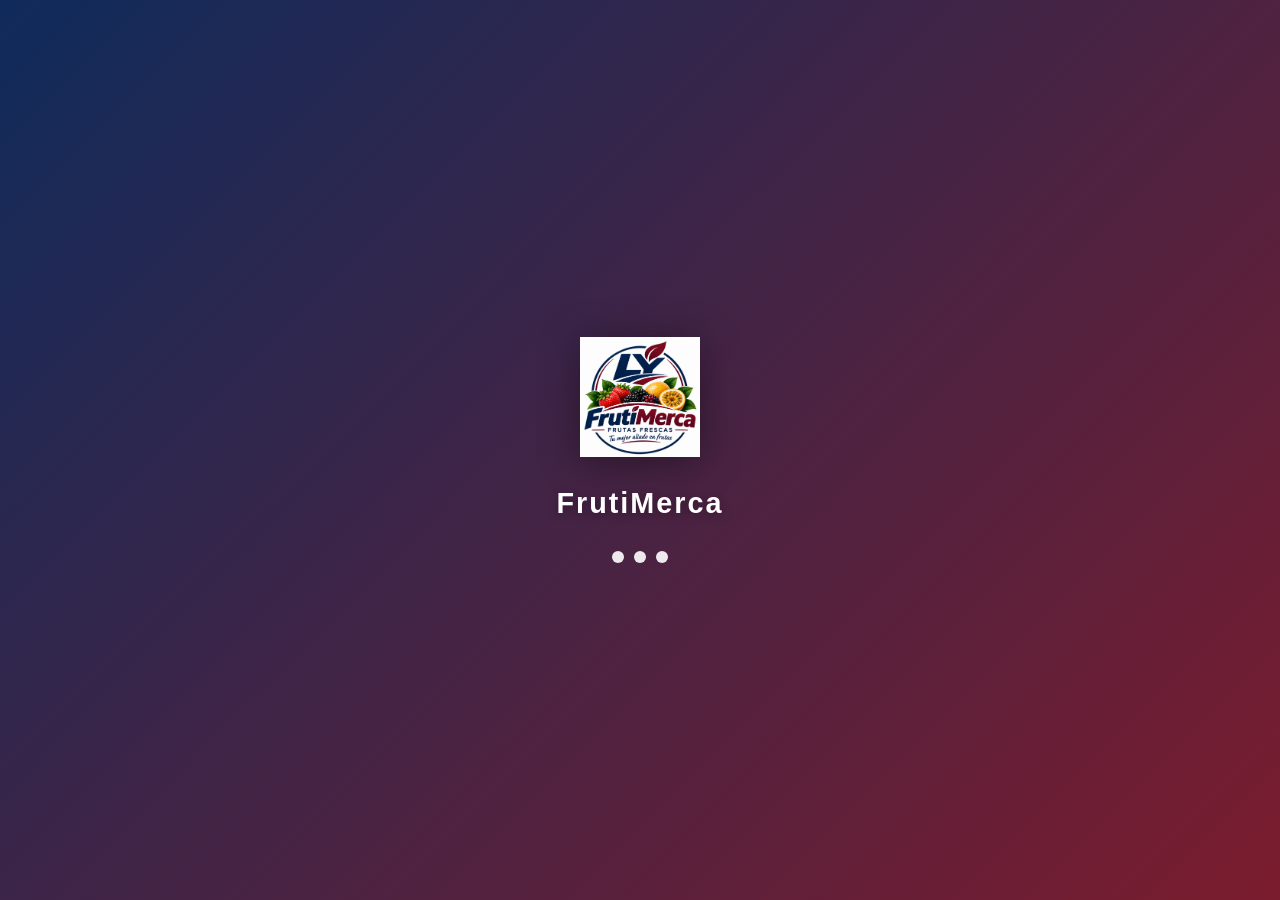
<file: page/pedido-confirmado.html>
<!DOCTYPE html>
<html lang="es">
<head>
    <meta charset="UTF-8">
    <meta name="viewport" content="width=device-width, initial-scale=1.0">
    <title>Pedido Confirmado | FrutiMerca</title>
    <link rel="stylesheet" href="../css/estilos.css">
    <link rel="stylesheet" href="../css/responsive.css">
</head>
<body>

    <!-- ============================================================
         PANTALLA DE TRANSICIÓN
         ============================================================ -->
    <div id="transicion-pantalla" class="transicion-pantalla">
        <div class="transicion-contenido">
            <img src="../img/logo.png" alt="FrutiMerca" class="transicion-logo" onerror="this.style.display='none'">
            <div class="transicion-nombre">FrutiMerca</div>
            <div class="transicion-cargando">
                <span></span>
                <span></span>
                <span></span>
            </div>
        </div>
    </div>

    <!-- ============================================================
         HEADER
         ============================================================ -->
    <header class="header">
        <div class="header-contenedor">

            <a href="../index.html" class="logo">
                <img src="../img/logo.png" alt="FrutiMerca" onerror="this.style.display='none'">
                <div class="logo-texto">
                    <strong>FrutiMerca</strong>
                    <small>Frutas Frescas</small>
                </div>
            </a>

            <a href="carrito.html" class="btn-carrito">
                🛒 <span id="contador-carrito">0</span>
                <span class="btn-carrito-texto">Tus pedidos</span>
            </a>

            <button class="btn-hamburguesa" id="btn-hamburguesa" onclick="toggleMenu()" aria-label="Abrir menú">
                <span></span>
                <span></span>
                <span></span>
            </button>

            <nav class="nav-principal" id="nav-principal">
                <ul>
                    <li><a href="../index.html">Inicio</a></li>
                    <li><a href="../index.html#productos">Productos</a></li>
                    <li><a href="../index.html#como-comprar">Cómo Comprar</a></li>
                    <li><a href="conocenos.html">Conócenos</a></li>
                    <li><a href="terminos.html">Términos</a></li>
                </ul>
            </nav>
        </div>
    </header>

    <div class="menu-overlay" id="menu-overlay" onclick="cerrarMenu()"></div>

    <!-- ============================================================
         CONTENIDO PRINCIPAL
         Se llena dinámicamente con JavaScript según el pedido guardado.
         ============================================================ -->
    <main class="confirmacion-wrapper">
        <div id="contenido-confirmacion">
            <!-- Contenido dinámico -->
        </div>
    </main>

    <!-- ============================================================
         FOOTER
         ============================================================ -->
    <footer class="footer">
        <div class="footer-grid">
            <div>
                <h3>🍓 FrutiMerca</h3>
                <p>
                    Frutas frescas del Mercado José Mascote directo a tu negocio
                    o domicilio en Guayaquil.
                </p>
                <p class="footer-slogan">"Tu mejor aliado en frutas"</p>
            </div>
            <div>
                <h4>Enlaces</h4>
                <ul>
                    <li><a href="../index.html">Inicio</a></li>
                    <li><a href="conocenos.html">Conócenos</a></li>
                    <li><a href="carrito.html">Tus Pedidos</a></li>
                    <li><a href="terminos.html">Términos y Condiciones</a></li>
                </ul>
            </div>
            <div>
                <h4>Contacto</h4>
                <ul>
                    <li>👤 Familia Yumisaca</li>
                    <li>📞 <a href="tel:0993734939">099-373-4939</a></li>
                    <li>📧 <a href="mailto:yumisacalorenzo@gmail.com">yumisacalorenzo@gmail.com</a></li>
                    <li>📍 Mercado José Mascote, Guayaquil</li>
                </ul>
            </div>
        </div>
        <div class="footer-copy">
            <p>© 2026 FrutiMerca — Tu mejor aliado en frutas</p>
        </div>
    </footer>

    <!-- ============================================================
         SCRIPTS
         ============================================================ -->

    <!-- 1) Scripts base del sistema -->
    <script src="../js/productos.js"></script>
    <script src="../js/carrito.js"></script>

    <!-- 2) Script: Pantalla de transición -->
    <script>
        (function() {
            window.addEventListener('load', function() {
                setTimeout(function() {
                    const pantalla = document.getElementById('transicion-pantalla');
                    if (pantalla) {
                        pantalla.classList.add('oculta');
                        setTimeout(function() {
                            pantalla.style.display = 'none';
                        }, 500);
                    }
                }, 1200);
            });

            document.addEventListener('DOMContentLoaded', function() {
                document.querySelectorAll('a').forEach(function(link) {
                    link.addEventListener('click', function(e) {
                        const href = link.getAttribute('href');
                        if (!href ||
                            href.startsWith('#') ||
                            href.startsWith('http') ||
                            href.startsWith('mailto:') ||
                            href.startsWith('tel:') ||
                            link.target === '_blank') {
                            return;
                        }
                        const pantalla = document.getElementById('transicion-pantalla');
                        if (pantalla) {
                            pantalla.classList.remove('oculta');
                            pantalla.style.display = 'flex';
                        }
                    });
                });
            });

            window.addEventListener('pageshow', function(event) {
                if (event.persisted) {
                    const pantalla = document.getElementById('transicion-pantalla');
                    if (pantalla) {
                        pantalla.classList.add('oculta');
                        pantalla.style.display = 'none';
                    }
                }
            });
        })();
    </script>

    <!-- 3) Script: Confirmación del pedido + Menú -->
    <script>
        /* ============================================================
           MENÚ HAMBURGUESA (MÓVIL)
           ============================================================ */
        function toggleMenu() {
            const nav = document.getElementById('nav-principal');
            const btn = document.getElementById('btn-hamburguesa');
            const overlay = document.getElementById('menu-overlay');
            nav.classList.toggle('abierto');
            btn.classList.toggle('activo');
            overlay.classList.toggle('activo');
            document.body.style.overflow = nav.classList.contains('abierto') ? 'hidden' : '';
        }

        function cerrarMenu() {
            const nav = document.getElementById('nav-principal');
            const btn = document.getElementById('btn-hamburguesa');
            const overlay = document.getElementById('menu-overlay');
            nav.classList.remove('abierto');
            btn.classList.remove('activo');
            overlay.classList.remove('activo');
            document.body.style.overflow = '';
        }

        window.addEventListener('resize', () => {
            if (window.innerWidth > 900) cerrarMenu();
        });

        /* ============================================================
           CARGAR CONFIRMACIÓN DEL PEDIDO
           Se ejecuta al cargar la página (desde DOMContentLoaded)
           y también al volver con el botón "atrás" (desde pageshow).
           ============================================================ */
        function cargarConfirmacion() {
            // 1. Actualizar contador del carrito (debería estar en 0)
            if (typeof actualizarContador === 'function') {
                actualizarContador();
            }

            // 2. Obtener el pedido guardado en localStorage
            const pedidoGuardado = localStorage.getItem('frutimerca_ultimo_pedido');

            if (!pedidoGuardado) {
                mostrarSinPedido();
                return;
            }

            // 3. Parsear el pedido (con protección por si está corrupto)
            let pedido;
            try {
                pedido = JSON.parse(pedidoGuardado);
            } catch (e) {
                mostrarSinPedido();
                return;
            }

            // 4. Renderizar la confirmación
            renderizarConfirmacion(pedido);
        }

        /* ============================================================
           INICIALIZACIÓN
           ============================================================ */
        document.addEventListener('DOMContentLoaded', () => {
            cargarConfirmacion();

            // Cerrar menú al hacer clic en un enlace
            document.querySelectorAll('.nav-principal a').forEach(link => {
                link.addEventListener('click', () => {
                    if (window.innerWidth <= 900) cerrarMenu();
                });
            });
        });

        /* ============================================================
           🔧 SOLUCIÓN PARA EL BOTÓN "ATRÁS" (bfcache)
           ------------------------------------------------------------
           Cuando el usuario vuelve con el botón "atrás" del navegador,
           la página NO se recarga desde cero: se restaura "congelada"
           desde el bfcache. En ese caso, DOMContentLoaded NO se dispara.

           El evento 'pageshow' SÍ se dispara siempre.
           ============================================================ */
        window.addEventListener('pageshow', function(event) {
            // Solo si volvió desde bfcache
            if (event.persisted) {
                cargarConfirmacion();
            }
        });

        /* ============================================================
           MOSTRAR PANTALLA "SIN PEDIDO"
           Se muestra si no hay un pedido reciente guardado.
           ============================================================ */
        function mostrarSinPedido() {
            document.getElementById('contenido-confirmacion').innerHTML = `
                <div class="confirmacion-card">
                    <div class="confirmacion-icono">🔍</div>
                    <h1>No encontramos tu pedido</h1>
                    <p>
                        Puede que el pedido ya haya sido procesado o que hayas
                        cerrado la página antes de confirmarlo.
                    </p>
                    <a href="../index.html" class="btn-confirmacion primario">
                        Volver al Inicio
                    </a>
                </div>
            `;
        }

        /* ============================================================
           RENDERIZAR CONFIRMACIÓN DEL PEDIDO
           Muestra todo el resumen del pedido con opciones de acción.
           ============================================================ */
        function renderizarConfirmacion(pedido) {
            // Extraer datos del pedido
            const {
                idPedido,
                productos,
                subtotal,
                costoEnvio,
                total,
                zonaTexto,
                direccion,
                notas,
                cliente,
                telefono,
                urlVoucher,
                mensajeWA
            } = pedido;

            // --- Lista de productos ---
            const listaProductos = productos.map(p => `
                <div class="conf-item">
                    <div class="conf-item-nombre">${p.cantidad}x ${p.nombre}</div>
                    <div class="conf-item-precio">$${(p.precio * p.cantidad).toFixed(2)}</div>
                </div>
            `).join('');

            // --- Imagen del voucher ---
            const voucherHTML = urlVoucher
                ? `<img src="${urlVoucher}" alt="Voucher" class="conf-voucher-img">`
                : `<p class="conf-voucher-pendiente">Voucher pendiente de subida</p>`;

            // --- Botón WhatsApp ---
            const numeroPrincipal = '593993734939';
            const linkWA = mensajeWA
                ? `https://wa.me/${numeroPrincipal}?text=${encodeURIComponent(mensajeWA)}`
                : `https://wa.me/${numeroPrincipal}`;

            // --- HTML completo ---
            document.getElementById('contenido-confirmacion').innerHTML = `

                <!-- INDICADOR DE PASOS (todos completados) -->
                <div class="indicador-pasos" style="margin-bottom: 25px;">
                    <div class="paso-indicador completado">
                        <div class="paso-numero"><span>1</span></div>
                        <span class="paso-texto">Carrito</span>
                    </div>
                    <div class="paso-flecha">→</div>
                    <div class="paso-indicador completado">
                        <div class="paso-numero"><span>2</span></div>
                        <span class="paso-texto">Pago</span>
                    </div>
                    <div class="paso-flecha">→</div>
                    <div class="paso-indicador completado">
                    <div class="paso-numero"><span>3</span></div>
                    <span class="paso-texto">Confirmación</span>
                    </div>
                </div>

                <!-- ENCABEZADO DE ÉXITO -->
                <div class="confirmacion-card confirmacion-exito">
                    <div class="confirmacion-icono">✅</div>
                    <h1>¡Gracias por tu compra!</h1>
                    <p class="conf-mensaje">
                        Tu pedido <strong>${idPedido}</strong> ha sido registrado con éxito.
                    </p>
                    <p class="conf-submensaje">
                        Guardá este código para cualquier consulta.
                    </p>
                </div>

                <!-- RESUMEN DEL PEDIDO -->
                <div class="confirmacion-card">
                    <h2>📋 Resumen de tu Pedido</h2>

                    <div class="conf-seccion">
                        <h3>Productos</h3>
                        ${listaProductos}
                    </div>

                    <div class="conf-seccion">
                        <h3>Entrega</h3>
                        <div class="conf-item">
                            <div class="conf-item-nombre">${zonaTexto}</div>
                        </div>
                        ${direccion && direccion !== 'Retiro en local' && direccion !== 'Retiro en puesto fisico' ? `
                            <div class="conf-item">
                                <div class="conf-item-nombre">Dirección:</div>
                                <div class="conf-item-precio">${direccion}</div>
                            </div>
                        ` : ''}
                    </div>

                    <div class="conf-seccion conf-totales">
                        <div class="conf-item">
                            <div>Subtotal</div>
                            <div>$${subtotal.toFixed(2)}</div>
                        </div>
                        <div class="conf-item">
                            <div>Envío</div>
                            <div>${costoEnvio === 0 ? 'GRATIS' : '$' + costoEnvio.toFixed(2)}</div>
                        </div>
                        <div class="conf-item conf-total-final">
                            <div><strong>TOTAL</strong></div>
                            <div><strong>$${total.toFixed(2)}</strong></div>
                        </div>
                    </div>

                    ${notas ? `
                        <div class="conf-seccion">
                            <h3>Nota</h3>
                            <p class="conf-nota">${notas}</p>
                        </div>
                    ` : ''}
                </div>

                <!-- VOUCHER -->
                <div class="confirmacion-card">
                    <h2>🖼️ Tu Comprobante</h2>
                    <div class="conf-voucher">
                        ${voucherHTML}
                    </div>
                </div>

                <!-- RECORDATORIOS -->
                <div class="confirmacion-card confirmacion-aviso">
                    <h2>⚠️ Recordatorios Importantes</h2>
                    <ul class="conf-lista">
                        <li>
                            <strong>Retiro hasta las 14:00 PM</strong> en el
                            Mercado José Mascote, Puesto 214, segundo piso.
                        </li>
                        <li>
                            Si no podés retirar antes de las 14:00, notificá antes
                            de las <strong>12:00 PM</strong> para coordinar envío.
                        </li>
                        <li>
                            Producto perecedero: sin reembolso por inasistencia
                            sin notificación previa.
                        </li>
                    </ul>
                </div>

                <!-- BOTONES DE ACCIÓN -->
                <div class="conf-botones">
                    <a href="${linkWA}" target="_blank" class="btn-confirmacion whatsapp">
                        📱 Reenviar por WhatsApp
                    </a>
                    <a href="../index.html" class="btn-confirmacion primario">
                        🏠 Volver al Inicio
                    </a>
                    <a href="../index.html#productos" class="btn-confirmacion secundario">
                        🛒 Seguir Comprando
                    </a>
                </div>

                <!-- CONTACTO -->
                <div class="confirmacion-card confirmacion-contacto">
                    <h2>📞 ¿Alguna duda?</h2>
                    <p>Contactate con nosotros:</p>
                    <ul class="conf-contacto-lista">
                        <li>📞 <a href="tel:0993734939">099-373-4939</a></li>
                        <li>📧 <a href="mailto:yumisacalorenzo@gmail.com">yumisacalorenzo@gmail.com</a></li>
                    </ul>
                </div>
            `;
        }
    </script>

</body>
</html>
</file>
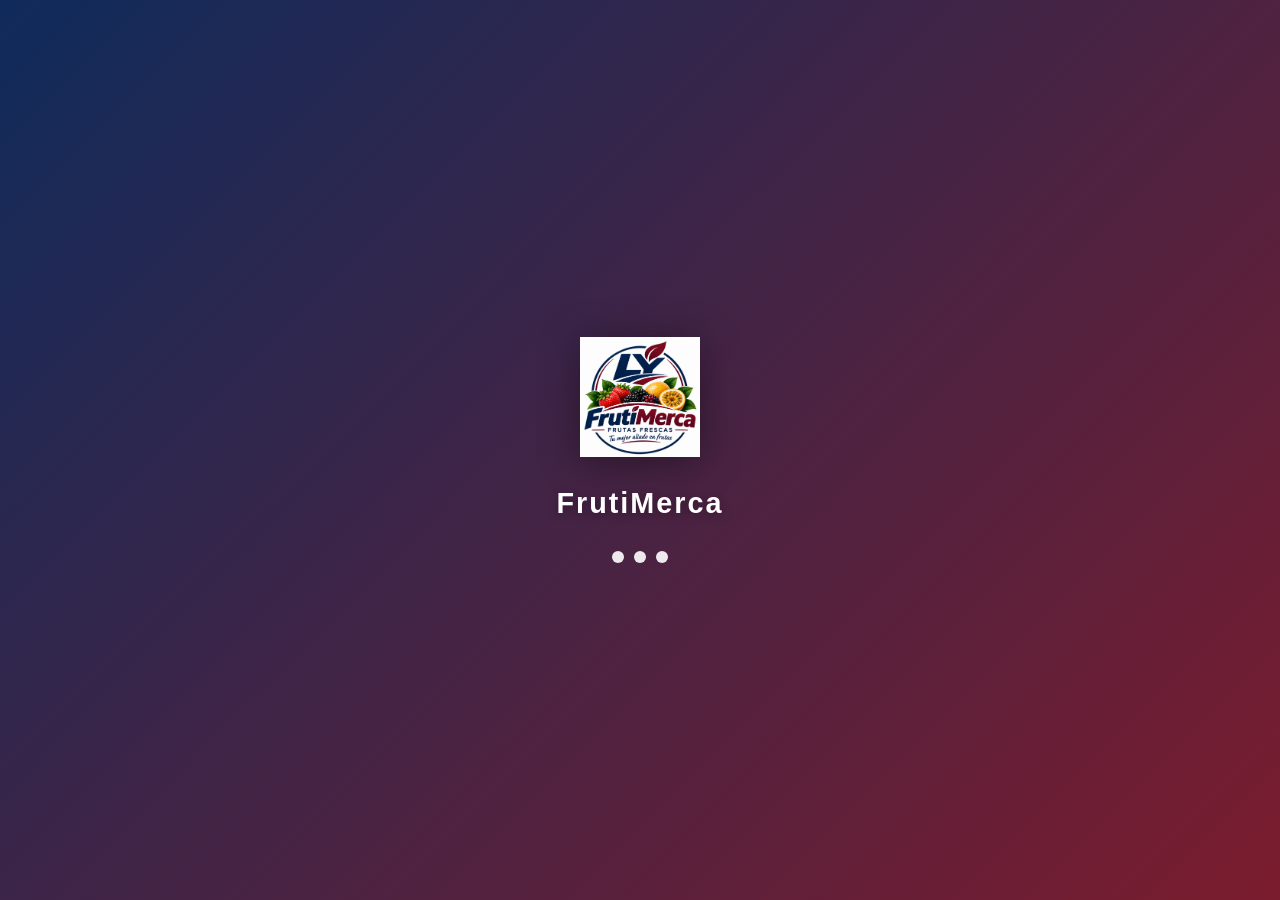
<file: page/producto.html>
<!DOCTYPE html>
<html lang="es">
<head>
    <meta charset="UTF-8">
    <meta name="viewport" content="width=device-width, initial-scale=1.0">
    <title>Producto | FrutiMerca</title>
    <link rel="stylesheet" href="../css/estilos.css">
    <link rel="stylesheet" href="../css/responsive.css">
</head>
<body>

    <div id="transicion-pantalla" class="transicion-pantalla">
        <div class="transicion-contenido">
            <img src="../img/logo.png" alt="FrutiMerca" class="transicion-logo" onerror="this.style.display='none'">
            <div class="transicion-nombre">FrutiMerca</div>
            <div class="transicion-cargando">
                <span></span>
                <span></span>
                <span></span>
            </div>
        </div>
    </div>

    <header class="header">
        <div class="header-contenedor">
            <a href="../index.html" class="logo">
                <img src="../img/logo.png" alt="FrutiMerca" onerror="this.style.display='none'">
                <div class="logo-texto">
                    <strong>FrutiMerca</strong>
                    <small>Frutas Frescas</small>
                </div>
            </a>
            <a href="carrito.html" class="btn-carrito">
                🛒 <span id="contador-carrito">0</span>
                <span class="btn-carrito-texto">Tus pedidos</span>
            </a>
            <button class="btn-hamburguesa" id="btn-hamburguesa" onclick="toggleMenu()" aria-label="Abrir menú">
                <span></span><span></span><span></span>
            </button>
            <nav class="nav-principal" id="nav-principal">
                <ul>
                    <li><a href="../index.html">Inicio</a></li>
                    <li><a href="../index.html#productos">Productos</a></li>
                    <li><a href="conocenos.html">Conócenos</a></li>
                    <li><a href="terminos.html">Términos</a></li>
                </ul>
            </nav>
        </div>
    </header>

    <div class="menu-overlay" id="menu-overlay" onclick="cerrarMenu()"></div>

    <main class="producto-wrapper" id="producto-wrapper"></main>

    <footer class="footer">
        <div class="footer-copy">
            <p>© 2026 FrutiMerca — Tu mejor aliado en frutas</p>
        </div>
    </footer>

    <script src="../js/productos.js"></script>
    <script src="../js/carrito.js"></script>

    <script>
        (function() {
            window.addEventListener('load', function() {
                setTimeout(function() {
                    const pantalla = document.getElementById('transicion-pantalla');
                    if (pantalla) {
                        pantalla.classList.add('oculta');
                        setTimeout(function() { pantalla.style.display = 'none'; }, 500);
                    }
                }, 1200);
            });
            document.addEventListener('DOMContentLoaded', function() {
                document.querySelectorAll('a').forEach(function(link) {
                    link.addEventListener('click', function() {
                        const href = link.getAttribute('href');
                        if (!href || href.startsWith('#') || href.startsWith('http') ||
                            href.startsWith('mailto:') || href.startsWith('tel:') ||
                            link.target === '_blank') return;
                        const pantalla = document.getElementById('transicion-pantalla');
                        if (pantalla) {
                            pantalla.classList.remove('oculta');
                            pantalla.style.display = 'flex';
                        }
                    });
                });
            });
            window.addEventListener('pageshow', function(event) {
                if (event.persisted) {
                    const pantalla = document.getElementById('transicion-pantalla');
                    if (pantalla) {
                        pantalla.classList.add('oculta');
                        pantalla.style.display = 'none';
                    }
                }
            });
        })();
    </script>

    <script>
        let PRODUCTO_ACTUAL = null;

        document.addEventListener('DOMContentLoaded', () => {
            verificarResetDiario();

            const params = new URLSearchParams(window.location.search);
            const slug = params.get('slug');
            if (!slug) { mostrarNoEncontrado(); return; }

            const productos = obtenerProductos();
            const prod = productos.find(p => p.slug === slug);
            if (!prod) { mostrarNoEncontrado(); return; }

            PRODUCTO_ACTUAL = prod;
            document.title = prod.nombre + ' | FrutiMerca';
            renderizarProducto(prod);

            document.querySelectorAll('.nav-principal a').forEach(link => {
                link.addEventListener('click', () => {
                    if (window.innerWidth <= 900) cerrarMenu();
                });
            });
        });

        function mostrarNoEncontrado() {
            document.getElementById('producto-wrapper').innerHTML = `
                <div class="carrito-vacio">
                    <span class="emoji">🔍</span>
                    <h2>Producto no encontrado</h2>
                    <a href="../index.html" class="btn btn-primario"
                       style="background:var(--azul-marino); color:white; text-decoration:none;">
                        Volver al inicio
                    </a>
                </div>`;
        }

        function renderizarProducto(prod) {
            const wrapper = document.getElementById('producto-wrapper');

            // 1) Stock por presentación
            const presentacionesConStock = prod.presentaciones.map(pres => ({
                ...pres,
                disponible: obtenerStockPresentacion(prod.id, pres.id, true)
            }));

            const algunaDisponible = presentacionesConStock.some(p => p.disponible);
            const productoGlobalmenteDisponible = obtenerStockProducto(prod.id, prod.stock) && algunaDisponible;

            // 2) Primera disponible (para imagen inicial)
            const primeraDisponible = presentacionesConStock.find(p => p.disponible) || presentacionesConStock[0];
            const imagenInicial = resolverRuta(primeraDisponible.imagen || prod.imagen);

            // 3) ¿Está abierta la tienda?
            const abierto = estaAbiertoTienda();

            // 4) Selector de presentaciones
            const opcionesHTML = presentacionesConStock.map((p, i) => {
                const seleccionado = (p === primeraDisponible && p.disponible) ? 'checked' : '';
                const precioTexto = p.precio !== null ? `$${p.precio.toFixed(2)}` : 'Precio a confirmar';
                const sinPrecio = p.precio === null;
                const imagenPres = p.imagen || prod.imagen;
                const disabled = !p.disponible ? 'disabled' : '';

                return `
                    <label class="opcion-presentacion ${seleccionado ? 'seleccionada' : ''} ${!p.disponible ? 'agotada' : ''}">
                        <input type="radio" name="presentacion"
                               value="${p.id}" ${seleccionado} ${disabled}
                               data-precio="${p.precio !== null ? p.precio : ''}"
                               data-imagen="${resolverRuta(imagenPres)}"
                               data-disponible="${p.disponible}"
                               onchange="actualizarOpcionSeleccionada()">
                        <div class="opcion-info">
                            <strong>${p.nombre}</strong>
                            <span class="opcion-precio ${sinPrecio ? 'pendiente' : ''}">
                                ${precioTexto}
                                ${!p.disponible ? ' · <em style="color:#a02020;">Agotado</em>' : ''}
                            </span>
                        </div>
                    </label>`;
            }).join('');

            // 5) Estado del botón
            let botonHTML = '';
            if (!productoGlobalmenteDisponible) {
                botonHTML = `<button class="btn-comprar btn-grande" disabled
                                     style="background:#94a3b8;color:white;">
                                ❌ Producto agotado
                             </button>`;
            } else if (!abierto) {
                botonHTML = `<button class="btn-comprar btn-grande" disabled
                                     style="background:#94a3b8;color:white;">
                                🌙 Pedidos cerrados (abre 10:00 PM)
                             </button>`;
            } else {
                botonHTML = `<button class="btn-comprar btn-agregar btn-grande"
                                     onclick="agregarDesdeDetalle(${prod.id})">
                                🛒 Agregar al carrito
                             </button>`;
            }

            // 6) Aviso de horario cerrado
            const avisoHorario = !abierto ? `
                <div class="aviso-horario-cerrado">
                    🌙 <strong>Pedidos cerrados por hoy.</strong>
                    El sistema de pedidos en línea abre hoy a las <strong>10:00 PM</strong>.
                </div>` : '';

            // 7) Marca de agua si agotado
            const marcaAgua = !productoGlobalmenteDisponible ? `
                <div class="marca-agua-agotado"><span>AGOTADO</span></div>` : '';

            wrapper.innerHTML = `
                               <!-- Botón de volver -->
                <a href="productos.html" class="volver-link">
                    ← Volver a productos
                </a>

                ${avisoHorario}

                <div class="producto-detalle">
                    <div class="producto-imagen ${!productoGlobalmenteDisponible ? 'agotado' : ''}">
                        ${marcaAgua}
                        <img id="imagen-producto"
                             src="${imagenInicial}"
                             alt="${prod.nombre}"
                             onerror="this.src='https://via.placeholder.com/800x600/0f2b5b/ffffff?text=FrutiMerca'">
                        <span class="producto-badge">
                            ${prod.categoria.indexOf('frutilla') !== -1 ? '🍓 Frutilla' : '🍇 Fruta'}
                        </span>
                    </div>

                    <div class="producto-info">
                        <h1>${prod.nombre}</h1>
                        <p class="producto-descripcion">${prod.descripcion}</p>

                        <div class="producto-separador"></div>

                        <h3 class="selector-titulo">Elige tu presentación:</h3>
                        <div class="opciones-presentacion">
                            ${opcionesHTML}
                        </div>

                        <div class="producto-acciones">
                            ${botonHTML}
                        </div>

                        <div class="producto-notas">
                            <p>📦 ${prod.empaque || 'Consulta el empaque de entrega'}</p>
                            <p>🚚 Envío: Central $3 · Durán $1</p>
                            <p>🏪 Retiro gratis en Mercado José Mascote #214</p>
                            <p>💳 Pago por transferencia Banco Pichincha</p>
                        </div>
                    </div>
                </div>
            `;
        }

        function actualizarOpcionSeleccionada() {
            document.querySelectorAll('.opcion-presentacion').forEach(el => {
                const radio = el.querySelector('input');
                el.classList.toggle('seleccionada', radio.checked);
            });

            const radio = document.querySelector('input[name="presentacion"]:checked');
            if (!radio) return;

            const nuevaImagen = radio.dataset.imagen;
            const imagenEl = document.getElementById('imagen-producto');
            if (imagenEl && nuevaImagen && imagenEl.src !== nuevaImagen) {
                imagenEl.src = nuevaImagen;
            }
        }

        function agregarDesdeDetalle(idProducto) {
            if (!estaAbiertoTienda()) {
                alert('🌙 Los pedidos en línea están cerrados.\nAbrimos hoy a las 10:00 PM.');
                return;
            }

            const radio = document.querySelector('input[name="presentacion"]:checked');
            if (!radio) {
                alert('Selecciona una presentación');
                return;
            }

            if (radio.dataset.disponible === 'false' || radio.disabled) {
                alert('Esta presentación está agotada.');
                return;
            }

            const precio = radio.dataset.precio;
            if (!precio) {
                alert('Este producto tiene precio a confirmar. Contáctanos por teléfono.');
                return;
            }

            const presentacionId = radio.value;
            const productos = obtenerProductos();
            const prod = productos.find(p => p.id === idProducto);
            const pres = prod.presentaciones.find(p => p.id === presentacionId);

            agregarAlCarritoConPresentacion(prod, pres);
        }

        function agregarAlCarritoConPresentacion(prod, pres) {
            const carrito = obtenerCarrito();
            const clave = prod.id + '-' + pres.id;
            const existente = carrito.find(item => item.clave === clave);

            if (existente) {
                existente.cantidad += 1;
            } else {
                carrito.push({
                    clave: clave,
                    id: prod.id,
                    nombre: prod.nombre + ' — ' + pres.nombre,
                    precio: pres.precio,
                    unidad: pres.nombre,
                    imagen: resolverRuta(pres.imagen || prod.imagen),
                    cantidad: 1
                });
            }

            guardarCarrito(carrito);
            mostrarToast(`✅ ${prod.nombre} (${pres.nombre}) agregado`);
        }

        function toggleMenu() {
            const nav = document.getElementById('nav-principal');
            const btn = document.getElementById('btn-hamburguesa');
            const overlay = document.getElementById('menu-overlay');
            nav.classList.toggle('abierto');
            btn.classList.toggle('activo');
            overlay.classList.toggle('activo');
            document.body.style.overflow = nav.classList.contains('abierto') ? 'hidden' : '';
        }

        function cerrarMenu() {
            const nav = document.getElementById('nav-principal');
            const btn = document.getElementById('btn-hamburguesa');
            const overlay = document.getElementById('menu-overlay');
            nav.classList.remove('abierto');
            btn.classList.remove('activo');
            overlay.classList.remove('activo');
            document.body.style.overflow = '';
        }

        window.addEventListener('resize', () => {
            if (window.innerWidth > 900) cerrarMenu();
        });
    </script>
</body>
</html>
</file>
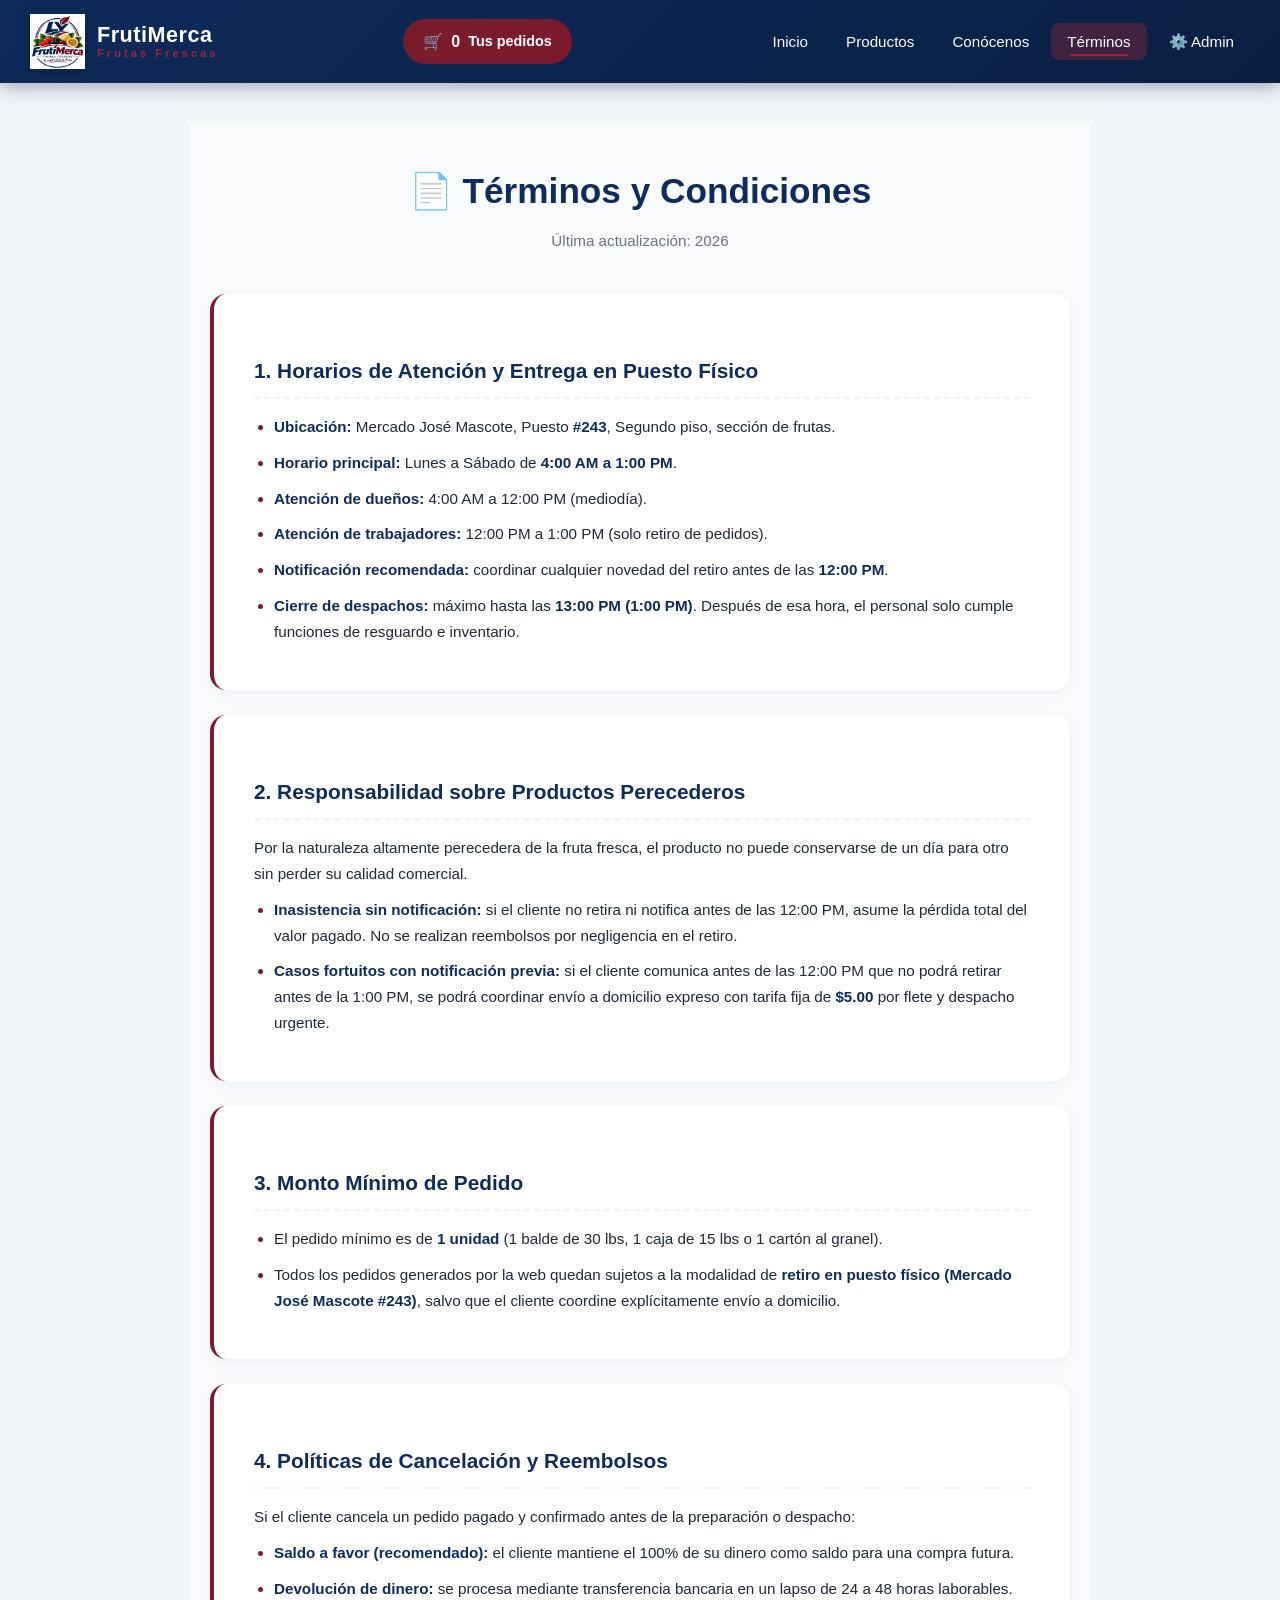
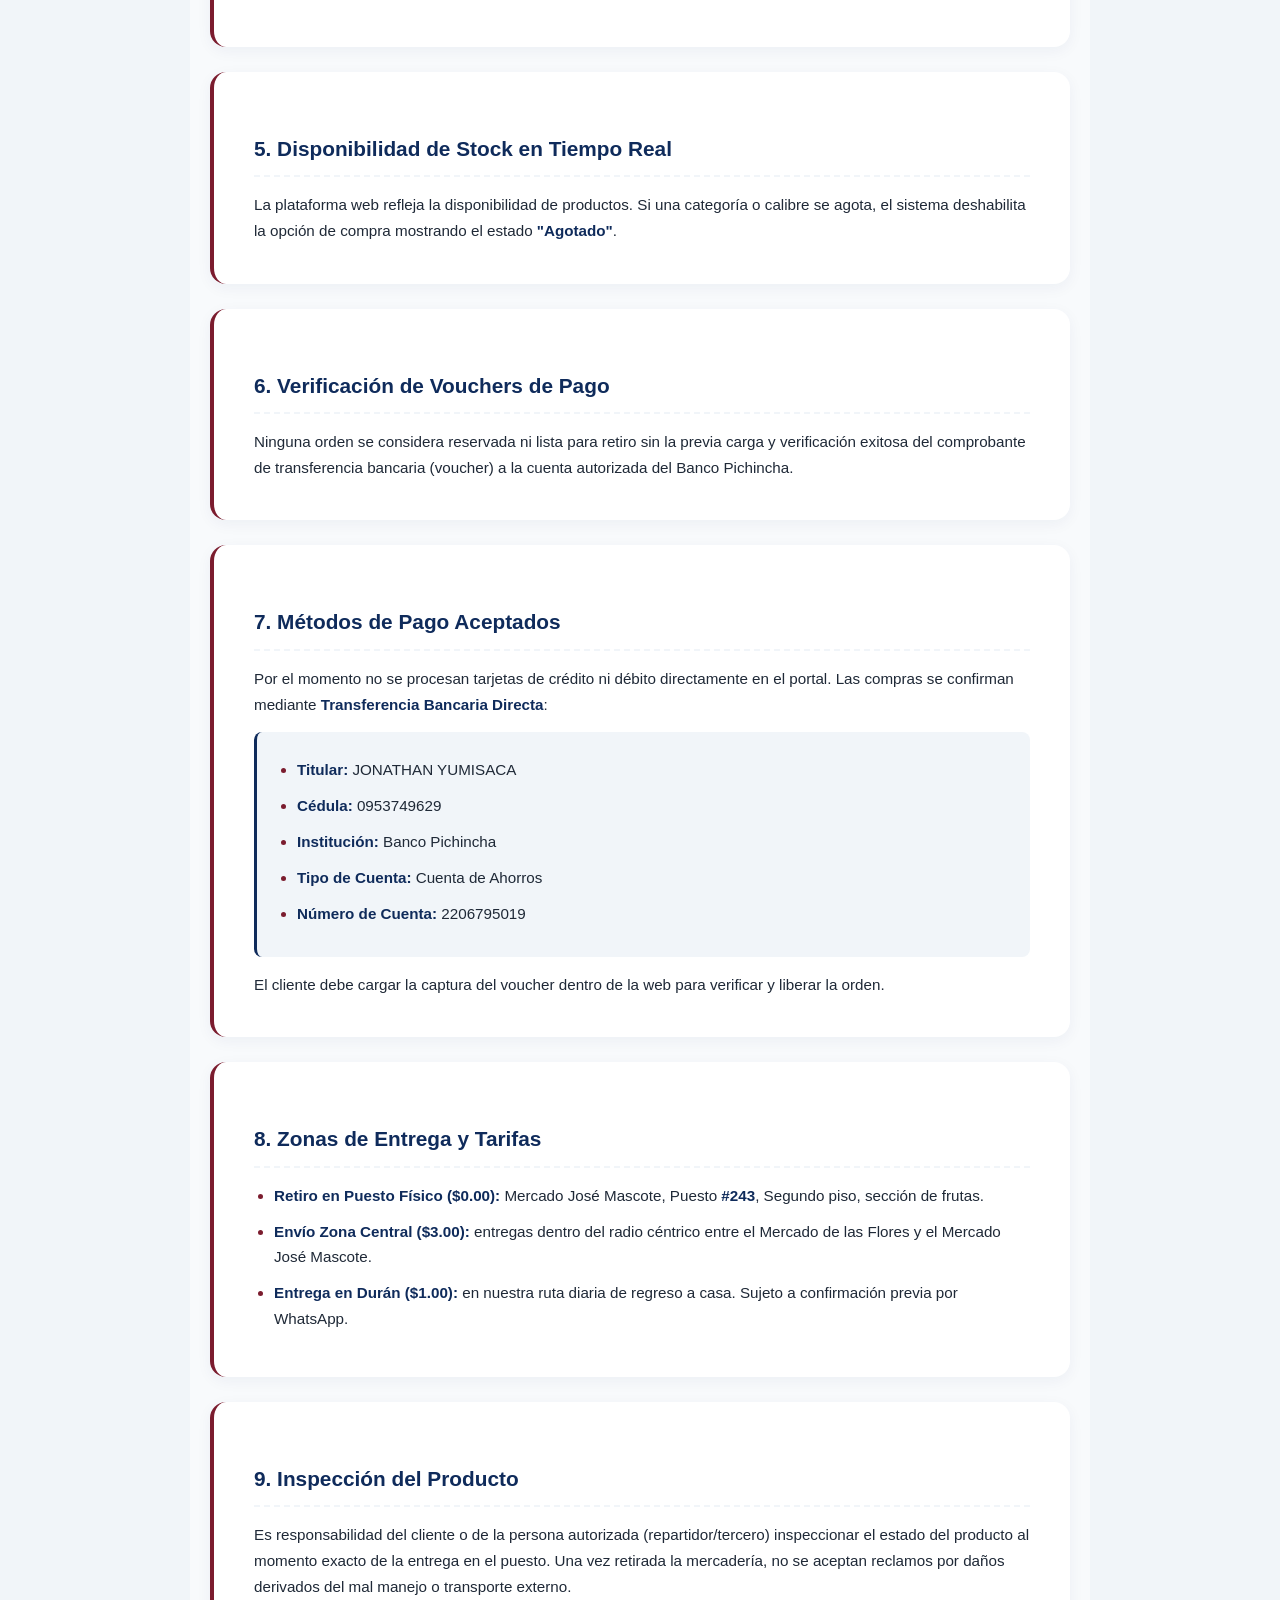
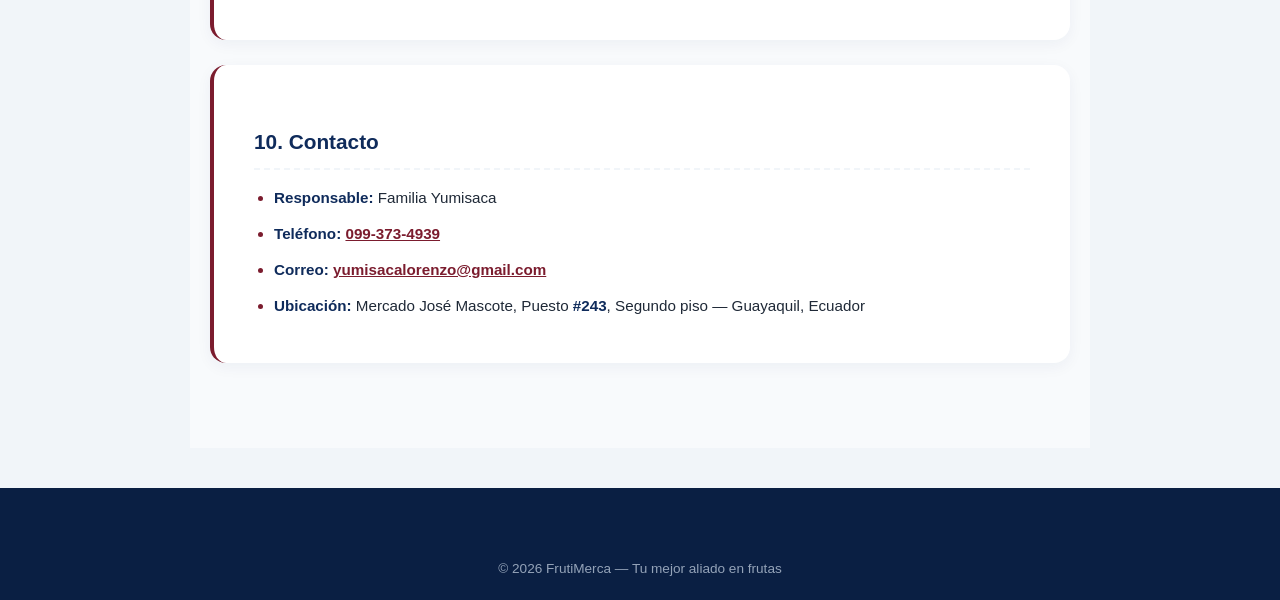
<file: page/terminos.html>
<!DOCTYPE html>
<html lang="es">
<head>
    <meta charset="UTF-8">
    <meta name="viewport" content="width=device-width, initial-scale=1.0">
    <title>Términos y Condiciones | FrutiMerca</title>
    <meta name="description" content="Términos, condiciones, políticas de retiro y zonas de entrega de FrutiMerca.">
    <link rel="icon" href="../img/logo.png" type="image/png">
    <link rel="stylesheet" href="../css/estilos.css">
    <link rel="stylesheet" href="../css/responsive.css">
    <style>
        /* Estilos específicos para la página de términos y hacerla más profesional */
        .terminos-wrapper {
            background-color: #f8fafc;
            padding: 40px 20px 60px;
            min-height: calc(100vh - 200px);
        }
        .terminos-contenedor {
            max-width: 900px;
            margin: 0 auto;
        }
        .terminos-header {
            text-align: center;
            margin-bottom: 40px;
        }
        .terminos-header h1 {
            color: var(--azul-marino);
            font-size: 2.2rem;
            margin-bottom: 10px;
        }
        .terminos-header p {
            color: var(--gris-suave);
            font-size: 0.95rem;
        }
        .terminos-card {
            background: var(--blanco);
            border-radius: 16px;
            padding: 30px 40px;
            margin-bottom: 25px;
            box-shadow: 0 4px 15px rgba(15, 43, 91, 0.05);
            border-left: 4px solid var(--vino);
            transition: transform 0.3s ease, box-shadow 0.3s ease;
        }
        .terminos-card:hover {
            transform: translateY(-2px);
            box-shadow: 0 8px 25px rgba(15, 43, 91, 0.1);
        }
        .terminos-card h2 {
            color: var(--azul-marino);
            font-size: 1.3rem;
            margin-bottom: 15px;
            padding-bottom: 10px;
            border-bottom: 2px dashed var(--azul-fondo);
        }
        .terminos-card p, 
        .terminos-card li {
            color: var(--gris-texto);
            font-size: 0.95rem;
            line-height: 1.7;
            margin-bottom: 10px;
        }
        .terminos-card ul {
            padding-left: 20px;
            margin-top: 10px;
        }
        .terminos-card li::marker {
            color: var(--vino);
        }
        .terminos-card strong {
            color: var(--azul-marino);
        }
        .datos-banco-terminos {
            background: var(--azul-fondo);
            padding: 15px 20px;
            border-radius: 8px;
            margin-top: 15px;
            border-left: 3px solid var(--azul-marino);
        }
        
        @media (max-width: 640px) {
            .terminos-card {
                padding: 20px;
                border-radius: 12px;
            }
            .terminos-header h1 {
                font-size: 1.8rem;
            }
        }
    </style>
</head>
<body>

    <!-- ============================================================
         PANTALLA DE TRANSICIÓN
         ============================================================ -->
    <div id="transicion-pantalla" class="transicion-pantalla">
        <div class="transicion-contenido">
            <img src="../img/logo.png" alt="FrutiMerca" class="transicion-logo" onerror="this.style.display='none'">
            <div class="transicion-nombre">FrutiMerca</div>
            <div class="transicion-cargando">
                <span></span>
                <span></span>
                <span></span>
            </div>
        </div>
    </div>

    <!-- ============================================================
         HEADER
         ============================================================ -->
    <header class="header">
        <div class="header-contenedor">
            <a href="../index.html" class="logo">
                <img src="../img/logo.png" alt="FrutiMerca Logo" onerror="this.style.display='none'">
                <div class="logo-texto">
                    <strong>FrutiMerca</strong>
                    <small>Frutas Frescas</small>
                </div>
            </a>

            <a href="carrito.html" class="btn-carrito">
                🛒 <span id="contador-carrito">0</span>
                <span class="btn-carrito-texto">Tus pedidos</span>
            </a>

            <button class="btn-hamburguesa" id="btn-hamburguesa" onclick="toggleMenu()" aria-label="Abrir menú">
                <span></span>
                <span></span>
                <span></span>
            </button>

            <nav class="nav-principal" id="nav-principal">
                <ul>
                    <li><a href="../index.html">Inicio</a></li>
                    <li><a href="productos.html">Productos</a></li>
                    <li><a href="conocenos.html">Conócenos</a></li>
                    <li><a href="terminos.html" class="activo">Términos</a></li>
                    <li><a href="admin.html">⚙️ Admin</a></li>
                </ul>
            </nav>
        </div>
    </header>

    <div class="menu-overlay" id="menu-overlay" onclick="cerrarMenu()"></div>

    <!-- ============================================================
         CONTENIDO PRINCIPAL
         ============================================================ -->
    <main class="terminos-wrapper">
        <div class="terminos-contenedor">
            
            <div class="terminos-header">
                <h1>📄 Términos y Condiciones</h1>
                <p>Última actualización: 2026</p>
            </div>

            <div class="terminos-card">
                <h2>1. Horarios de Atención y Entrega en Puesto Físico</h2>
                <ul>
                    <li><strong>Ubicación:</strong> Mercado José Mascote, Puesto <strong>#243</strong>, Segundo piso, sección de frutas.</li>
                    <li><strong>Horario principal:</strong> Lunes a Sábado de <strong>4:00 AM a 1:00 PM</strong>.</li>
                    <li><strong>Atención de dueños:</strong> 4:00 AM a 12:00 PM (mediodía).</li>
                    <li><strong>Atención de trabajadores:</strong> 12:00 PM a 1:00 PM (solo retiro de pedidos).</li>
                    <li><strong>Notificación recomendada:</strong> coordinar cualquier novedad del retiro antes de las <strong>12:00 PM</strong>.</li>
                    <li><strong>Cierre de despachos:</strong> máximo hasta las <strong>13:00 PM (1:00 PM)</strong>. Después de esa hora, el personal solo cumple funciones de resguardo e inventario.</li>
                </ul>
            </div>

            <div class="terminos-card">
                <h2>2. Responsabilidad sobre Productos Perecederos</h2>
                <p>Por la naturaleza altamente perecedera de la fruta fresca, el producto no puede conservarse de un día para otro sin perder su calidad comercial.</p>
                <ul>
                    <li><strong>Inasistencia sin notificación:</strong> si el cliente no retira ni notifica antes de las 12:00 PM, asume la pérdida total del valor pagado. No se realizan reembolsos por negligencia en el retiro.</li>
                    <li><strong>Casos fortuitos con notificación previa:</strong> si el cliente comunica antes de las 12:00 PM que no podrá retirar antes de la 1:00 PM, se podrá coordinar envío a domicilio expreso con tarifa fija de <strong>$5.00</strong> por flete y despacho urgente.</li>
                </ul>
            </div>

            <div class="terminos-card">
                <h2>3. Monto Mínimo de Pedido</h2>
                <ul>
                    <li>El pedido mínimo es de <strong>1 unidad</strong> (1 balde de 30 lbs, 1 caja de 15 lbs o 1 cartón al granel).</li>
                    <li>Todos los pedidos generados por la web quedan sujetos a la modalidad de <strong>retiro en puesto físico (Mercado José Mascote #243)</strong>, salvo que el cliente coordine explícitamente envío a domicilio.</li>
                </ul>
            </div>

            <div class="terminos-card">
                <h2>4. Políticas de Cancelación y Reembolsos</h2>
                <p>Si el cliente cancela un pedido pagado y confirmado antes de la preparación o despacho:</p>
                <ul>
                    <li><strong>Saldo a favor (recomendado):</strong> el cliente mantiene el 100% de su dinero como saldo para una compra futura.</li>
                    <li><strong>Devolución de dinero:</strong> se procesa mediante transferencia bancaria en un lapso de 24 a 48 horas laborables.</li>
                </ul>
            </div>

            <div class="terminos-card">
                <h2>5. Disponibilidad de Stock en Tiempo Real</h2>
                <p>La plataforma web refleja la disponibilidad de productos. Si una categoría o calibre se agota, el sistema deshabilita la opción de compra mostrando el estado <strong>"Agotado"</strong>.</p>
            </div>

            <div class="terminos-card">
                <h2>6. Verificación de Vouchers de Pago</h2>
                <p>Ninguna orden se considera reservada ni lista para retiro sin la previa carga y verificación exitosa del comprobante de transferencia bancaria (voucher) a la cuenta autorizada del Banco Pichincha.</p>
            </div>

            <div class="terminos-card">
                <h2>7. Métodos de Pago Aceptados</h2>
                <p>Por el momento no se procesan tarjetas de crédito ni débito directamente en el portal. Las compras se confirman mediante <strong>Transferencia Bancaria Directa</strong>:</p>
                <div class="datos-banco-terminos">
                    <ul>
                        <li><strong>Titular:</strong> JONATHAN YUMISACA</li>
                        <li><strong>Cédula:</strong> 0953749629</li>
                        <li><strong>Institución:</strong> Banco Pichincha</li>
                        <li><strong>Tipo de Cuenta:</strong> Cuenta de Ahorros</li>
                        <li><strong>Número de Cuenta:</strong> 2206795019</li>
                    </ul>
                </div>
                <p style="margin-top: 15px;">El cliente debe cargar la captura del voucher dentro de la web para verificar y liberar la orden.</p>
            </div>

            <div class="terminos-card">
                <h2>8. Zonas de Entrega y Tarifas</h2>
                <ul>
                    <li><strong>Retiro en Puesto Físico ($0.00):</strong> Mercado José Mascote, Puesto <strong>#243</strong>, Segundo piso, sección de frutas.</li>
                    <li><strong>Envío Zona Central ($3.00):</strong> entregas dentro del radio céntrico entre el Mercado de las Flores y el Mercado José Mascote.</li>
                    <li><strong>Entrega en Durán ($1.00):</strong> en nuestra ruta diaria de regreso a casa. Sujeto a confirmación previa por WhatsApp.</li>
                </ul>
            </div>

            <div class="terminos-card">
                <h2>9. Inspección del Producto</h2>
                <p>Es responsabilidad del cliente o de la persona autorizada (repartidor/tercero) inspeccionar el estado del producto al momento exacto de la entrega en el puesto. Una vez retirada la mercadería, no se aceptan reclamos por daños derivados del mal manejo o transporte externo.</p>
            </div>

            <div class="terminos-card">
                <h2>10. Contacto</h2>
                <ul>
                    <li><strong>Responsable:</strong> Familia Yumisaca</li>
                    <li><strong>Teléfono:</strong> <a href="tel:0993734939" style="color:var(--vino); font-weight:bold;">099-373-4939</a></li>
                    <li><strong>Correo:</strong> <a href="mailto:yumisacalorenzo@gmail.com" style="color:var(--vino); font-weight:bold;">yumisacalorenzo@gmail.com</a></li>
                    <li><strong>Ubicación:</strong> Mercado José Mascote, Puesto <strong>#243</strong>, Segundo piso — Guayaquil, Ecuador</li>
                </ul>
            </div>

        </div>
    </main>

    <!-- ============================================================
         FOOTER
         ============================================================ -->
    <footer class="footer">
        <div class="footer-copy">
            <p>© 2026 FrutiMerca — Tu mejor aliado en frutas</p>
        </div>
    </footer>

    <!-- ============================================================
         SCRIPTS
         ============================================================ -->
    <script src="../js/productos.js"></script>
    <script src="../js/carrito.js"></script>
    
    <script>
        // ============================================================
        // PANTALLA DE TRANSICIÓN
        // ============================================================
        (function() {
            window.addEventListener('load', function() {
                setTimeout(function() {
                    const pantalla = document.getElementById('transicion-pantalla');
                    if (pantalla) {
                        pantalla.classList.add('oculta');
                        setTimeout(function() {
                            pantalla.style.display = 'none';
                        }, 500);
                    }
                }, 800); // Reducido a 0.8s para que sea más ágil
            });

            document.addEventListener('DOMContentLoaded', function() {
                document.querySelectorAll('a').forEach(function(link) {
                    link.addEventListener('click', function(e) {
                        const href = link.getAttribute('href');
                        if (!href || href.startsWith('#') || href.startsWith('http') ||
                            href.startsWith('mailto:') || href.startsWith('tel:') ||
                            link.target === '_blank') {
                            return;
                        }
                        const pantalla = document.getElementById('transicion-pantalla');
                        if (pantalla) {
                            pantalla.classList.remove('oculta');
                            pantalla.style.display = 'flex';
                        }
                    });
                });
            });

            window.addEventListener('pageshow', function(event) {
                if (event.persisted) {
                    const pantalla = document.getElementById('transicion-pantalla');
                    if (pantalla) {
                        pantalla.classList.add('oculta');
                        pantalla.style.display = 'none';
                    }
                }
            });
        })();

        // ============================================================
        // MENÚ HAMBURGUESA
        // ============================================================
        function toggleMenu() {
            const nav = document.getElementById('nav-principal');
            const btn = document.getElementById('btn-hamburguesa');
            const overlay = document.getElementById('menu-overlay');
            nav.classList.toggle('abierto');
            btn.classList.toggle('activo');
            overlay.classList.toggle('activo');
            document.body.style.overflow = nav.classList.contains('abierto') ? 'hidden' : '';
        }
        
        function cerrarMenu() {
            const nav = document.getElementById('nav-principal');
            const btn = document.getElementById('btn-hamburguesa');
            const overlay = document.getElementById('menu-overlay');
            nav.classList.remove('abierto');
            btn.classList.remove('activo');
            overlay.classList.remove('activo');
            document.body.style.overflow = '';
        }
        
        window.addEventListener('resize', () => {
            if (window.innerWidth > 900) cerrarMenu();
        });
        
        document.addEventListener('DOMContentLoaded', () => {
            document.querySelectorAll('.nav-principal a').forEach(link => {
                link.addEventListener('click', () => {
                    if (window.innerWidth <= 900) cerrarMenu();
                });
            });
        });
    </script>
</body>
</html>
</file>
<file: css/estilos.css>
/* ============================================================
   FRUTIMERCA — Estilos globales
   Paleta basada en el logo:
   - Azul marino: #0f2b5b
   - Rojo vino:   #7b1c2e
   - Detalles:    #ffffff, #f1f5f9
   ============================================================ */

* {
    margin: 0;
    padding: 0;
    box-sizing: border-box;
    font-family: 'Segoe UI', Tahoma, sans-serif;
}

:root {
    /* Colores de marca */
    --azul-marino:  #0f2b5b;
    --azul-oscuro:  #0a1f43;
    --azul-medio:   #1e3a8a;
    --azul-claro:   #3b82f6;
    --azul-suave:   #dbeafe;
    --azul-fondo:   #f1f5f9;

    --vino:         #7b1c2e;
    --vino-oscuro:  #5c1421;
    --vino-claro:   #a32638;
    --vino-suave:   #fde8ec;

    --blanco: #ffffff;
    --gris-texto: #1f2937;
    --gris-suave: #6b7280;
    --gris-borde: #e2e8f0;

    --verde-exito: #16a34a;
    --dorado-acento: #dc2626;
}

html { scroll-behavior: smooth; }

body {
    background-color: var(--azul-fondo);
    color: var(--gris-texto);
    line-height: 1.6;
}

a { color: inherit; }

/* ============================================================
   HEADER
   ============================================================ */
.header {
    position: sticky;
    top: 0;
    z-index: 1000;
    background: linear-gradient(135deg, var(--azul-marino), var(--azul-oscuro));
    box-shadow: 0 4px 16px rgba(10, 31, 67, 0.35);
    animation: slideDown 0.6s ease-out;
}

.header-contenedor {
    max-width: 1280px;
    margin: 0 auto;
    padding: 14px 30px;
    display: flex;
    justify-content: space-between;
    align-items: center;
    gap: 20px;
}

.logo {
    display: flex;
    align-items: center;
    gap: 12px;
    text-decoration: none;
    color: var(--blanco);
    transition: transform 0.3s;
}

.logo:hover { transform: scale(1.04); }

.logo img {
    height: 55px;
    width: auto;
    filter: drop-shadow(0 2px 6px rgba(0,0,0,0.3));
}

.logo-texto {
    display: flex;
    flex-direction: column;
    line-height: 1.1;
}

.logo-texto strong {
    font-size: 1.35rem;
    letter-spacing: 0.5px;
    color: var(--blanco);
}

.logo-texto small {
    font-size: 0.7rem;
    letter-spacing: 3px;
    color: var(--vino-claro);
    font-weight: 600;
}

.nav-principal ul {
    display: flex;
    list-style: none;
    gap: 6px;
}

.nav-principal a {
    color: var(--blanco);
    text-decoration: none;
    padding: 10px 16px;
    border-radius: 8px;
    font-weight: 500;
    font-size: 0.95rem;
    position: relative;
    transition: background 0.3s;
}

.nav-principal a:hover,
.nav-principal a.activo {
    background: rgba(163, 38, 56, 0.35);
}

.nav-principal a::after {
    content: '';
    position: absolute;
    left: 50%;
    bottom: 4px;
    width: 0;
    height: 2px;
    background: var(--vino-claro);
    transition: all 0.3s ease;
    transform: translateX(-50%);
}

.nav-principal a:hover::after,
.nav-principal a.activo::after {
    width: 60%;
}

.btn-carrito {
    background: var(--vino);
    color: var(--blanco);
    padding: 10px 20px;
    border-radius: 25px;
    text-decoration: none;
    font-weight: 700;
    transition: background 0.3s, transform 0.2s;
    position: relative;
}

.btn-carrito:hover {
    background: var(--vino-claro);
    transform: scale(1.05);
    animation: pulso 1.2s infinite;
}

/* ============================================================
   HERO
   ============================================================ */
.hero {
    background: linear-gradient(135deg, var(--azul-marino) 0%, var(--azul-medio) 45%, var(--vino) 100%);
    color: var(--blanco);
    text-align: center;
    padding: 100px 30px;
    position: relative;
    overflow: hidden;
}

.hero::before {
    content: "🍓";
    position: absolute;
    font-size: 380px;
    opacity: 0.06;
    top: -60px;
    right: -60px;
    transform: rotate(-15deg);
}

.hero-contenido {
    position: relative;
    z-index: 2;
    max-width: 820px;
    margin: 0 auto;
}

.hero-subtitulo {
    font-size: 0.85rem;
    letter-spacing: 5px;
    color: #fbcfe8;
    margin-bottom: 15px;
    font-weight: 700;
    animation: fadeInUp 0.6s 0.1s ease-out both;
}

.hero h1 {
    font-size: 3rem;
    margin-bottom: 20px;
    line-height: 1.15;
    animation: fadeInUp 0.8s 0.25s ease-out both;
}

.hero-descripcion {
    font-size: 1.15rem;
    color: #e0e7ff;
    margin-bottom: 35px;
    animation: fadeInUp 0.8s 0.4s ease-out both;
}

.hero-botones {
    display: flex;
    gap: 15px;
    justify-content: center;
    flex-wrap: wrap;
    animation: fadeInUp 0.8s 0.55s ease-out both;
}

.btn {
    padding: 14px 32px;
    border-radius: 30px;
    text-decoration: none;
    font-weight: 700;
    font-size: 1rem;
    transition: all 0.3s;
    display: inline-block;
    cursor: pointer;
    border: none;
}

.btn-primario {
    background: var(--blanco);
    color: var(--azul-marino);
    position: relative;
    overflow: hidden;
}

.btn-primario:hover {
    background: #f8fafc;
    transform: translateY(-3px);
    box-shadow: 0 8px 20px rgba(0,0,0,0.2);
}

.btn-secundario {
    background: transparent;
    color: var(--blanco);
    border: 2px solid var(--blanco);
}

.btn-secundario:hover {
    background: var(--blanco);
    color: var(--vino);
}

/* ============================================================
   BENEFICIOS
   ============================================================ */
.beneficios {
    display: grid;
    grid-template-columns: repeat(auto-fit, minmax(220px, 1fr));
    gap: 20px;
    max-width: 1280px;
    margin: -40px auto 60px;
    padding: 0 30px;
    position: relative;
    z-index: 5;
}

.beneficio {
    background: var(--blanco);
    padding: 25px 20px;
    border-radius: 15px;
    text-align: center;
    box-shadow: 0 8px 25px rgba(15, 43, 91, 0.12);
    border-top: 4px solid var(--vino);
    transition: transform 0.3s;
}

.beneficio:nth-child(1) { animation: fadeInUp 0.6s 0.10s ease-out both; }
.beneficio:nth-child(2) { animation: fadeInUp 0.6s 0.25s ease-out both; }
.beneficio:nth-child(3) { animation: fadeInUp 0.6s 0.40s ease-out both; }
.beneficio:nth-child(4) { animation: fadeInUp 0.6s 0.55s ease-out both; }

.beneficio:hover { transform: translateY(-6px); }

.beneficio span {
    font-size: 2.5rem;
    display: inline-block;
    transition: transform 0.3s;
}

.beneficio:hover span { animation: latido 0.8s ease; }

.beneficio h3 {
    color: var(--azul-marino);
    margin: 10px 0 5px;
    font-size: 1.05rem;
}

.beneficio p {
    color: var(--gris-suave);
    font-size: 0.9rem;
}

/* ============================================================
   FILTROS
   ============================================================ */
.filtros {
    text-align: center;
    padding: 40px 20px 20px;
}

.filtros h2 {
    color: var(--azul-marino);
    font-size: 2.2rem;
    margin-bottom: 10px;
}

.filtros-subtitulo {
    color: var(--gris-suave);
    font-size: 1rem;
    max-width: 650px;
    margin: 0 auto 25px;
}

.botones-filtro {
    display: flex;
    justify-content: center;
    gap: 12px;
    flex-wrap: wrap;
}

.btn-filtro {
    background: var(--blanco);
    color: var(--azul-marino);
    border: 2px solid var(--azul-marino);
    padding: 10px 28px;
    border-radius: 25px;
    cursor: pointer;
    font-weight: 700;
    transition: all 0.3s;
}

.btn-filtro:hover,
.btn-filtro.activo {
    background: var(--vino);
    color: var(--blanco);
    border-color: var(--vino);
    transform: translateY(-2px);
}

/* ============================================================
   GRID DE PRODUCTOS
   ============================================================ */
.productos {
    max-width: 1280px;
    margin: 0 auto;
    padding: 30px;
}

.grid-productos {
    display: grid;
    grid-template-columns: repeat(auto-fit, minmax(280px, 1fr));
    gap: 25px;
}

.card-producto {
    background: var(--blanco);
    border-radius: 15px;
    overflow: hidden;
    box-shadow: 0 6px 20px rgba(15, 43, 91, 0.10);
    transition: transform 0.3s, box-shadow 0.3s;
    display: flex;
    flex-direction: column;
    position: relative;
    animation: fadeInUp 0.6s ease-out both;
}

.card-producto:nth-child(1) { animation-delay: 0.05s; }
.card-producto:nth-child(2) { animation-delay: 0.15s; }
.card-producto:nth-child(3) { animation-delay: 0.25s; }
.card-producto:nth-child(4) { animation-delay: 0.35s; }
.card-producto:nth-child(5) { animation-delay: 0.45s; }
.card-producto:nth-child(6) { animation-delay: 0.55s; }

.card-producto:hover {
    transform: translateY(-8px);
    box-shadow: 0 15px 35px rgba(15, 43, 91, 0.22);
}

.card-producto img {
     width: 100%;
    height: 220px;
    object-fit: contain;
    object-position: center;
    background: var(--azul-fondo);
    padding: 10px;
    transition: transform 0.6s ease;
}

.card-producto:hover img { transform: scale(1.08); }

.card-badge {
    position: absolute;
    top: 12px;
    left: 12px;
    background: var(--vino);
    color: var(--blanco);
    padding: 5px 12px;
    border-radius: 20px;
    font-size: 0.72rem;
    font-weight: 700;
    letter-spacing: 1px;
    z-index: 2;
    box-shadow: 0 3px 8px rgba(0,0,0,0.2);
}

.card-info {
    padding: 20px;
    display: flex;
    flex-direction: column;
    flex-grow: 1;
}

.card-info h3 {
    color: var(--azul-marino);
    font-size: 1.2rem;
    margin-bottom: 8px;
}

.card-info .descripcion {
    color: var(--gris-suave);
    font-size: 0.88rem;
    margin-bottom: 15px;
    flex-grow: 1;
    line-height: 1.5;
}

.precios {
    background: var(--azul-fondo);
    border-radius: 10px;
    padding: 12px;
    margin-bottom: 15px;
    border-left: 4px solid var(--vino);
}

.precio-principal {
    color: var(--vino);
    font-size: 1.35rem;
    font-weight: 800;
    display: block;
}

.precio-secundario {
    color: var(--gris-suave);
    font-size: 0.82rem;
    display: block;
    margin-top: 3px;
}

.precio-pendiente {
    color: var(--gris-suave);
    font-size: 0.85rem;
    font-style: italic;
}

.botones-compra {
    display: flex;
    gap: 8px;
}

.btn-comprar {
    flex: 1;
    padding: 12px 8px;
    border: none;
    border-radius: 8px;
    cursor: pointer;
    font-weight: 700;
    font-size: 0.85rem;
    transition: all 0.3s;
    position: relative;
    overflow: hidden;
}

.btn-comprar::before {
    content: '';
    position: absolute;
    top: 50%;
    left: 50%;
    width: 0;
    height: 0;
    border-radius: 50%;
    background: rgba(255,255,255,0.4);
    transform: translate(-50%, -50%);
    transition: width 0.5s ease, height 0.5s ease;
}

.btn-comprar:hover::before {
    width: 300px;
    height: 300px;
}

.btn-agregar {
    background: var(--azul-marino);
    color: var(--blanco);
}

.btn-agregar:hover {
    background: var(--azul-medio);
    transform: translateY(-2px);
}

.btn-comprar:disabled {
    background: #cbd5e1;
    color: #64748b;
    cursor: not-allowed;
}

.btn-comprar:disabled::before { display: none; }

/* ============================================================
   CÓMO COMPRAR
   ============================================================ */
.como-comprar {
    background: var(--blanco);
    padding: 70px 30px;
    text-align: center;
}

.como-comprar h2 {
    color: var(--azul-marino);
    font-size: 2rem;
    margin-bottom: 40px;
}

.pasos {
    display: grid;
    grid-template-columns: repeat(auto-fit, minmax(220px, 1fr));
    gap: 25px;
    max-width: 1100px;
    margin: 0 auto;
}

.paso {
    padding: 25px 20px;
    border-radius: 15px;
    background: var(--azul-fondo);
    border: 2px dashed var(--azul-suave);
    position: relative;
    transition: all 0.3s;
}

.paso:hover {
    border-color: var(--vino);
    transform: translateY(-5px);
    background: var(--vino-suave);
}

.paso-num {
    display: inline-flex;
    width: 45px;
    height: 45px;
    border-radius: 50%;
    background: var(--vino);
    color: var(--blanco);
    align-items: center;
    justify-content: center;
    font-size: 1.3rem;
    font-weight: 800;
    margin-bottom: 12px;
    box-shadow: 0 4px 12px rgba(123, 28, 46, 0.3);
}

.paso h3 {
    color: var(--azul-marino);
    font-size: 1.1rem;
    margin-bottom: 6px;
}

.paso p {
    color: var(--gris-suave);
    font-size: 0.9rem;
}

/* ============================================================
   NEWSLETTER
   ============================================================ */
.newsletter {
    background: linear-gradient(135deg, var(--azul-marino), var(--vino));
    color: var(--blanco);
    padding: 70px 30px;
    text-align: center;
}

.newsletter h2 {
    font-size: 2rem;
    margin-bottom: 10px;
    animation: fadeInUp 0.7s ease-out both;
}

.newsletter p {
    margin-bottom: 25px;
    opacity: 0.9;
    animation: fadeInUp 0.7s 0.15s ease-out both;
}

.form-newsletter {
    display: flex;
    gap: 10px;
    max-width: 520px;
    margin: 0 auto;
    flex-wrap: wrap;
    justify-content: center;
    animation: fadeInUp 0.7s 0.3s ease-out both;
}

.form-newsletter input {
    flex: 1;
    min-width: 220px;
    padding: 14px 20px;
    border-radius: 30px;
    border: none;
    font-size: 1rem;
}

.form-newsletter button {
    padding: 14px 30px;
    border-radius: 30px;
    border: none;
    background: var(--blanco);
    color: var(--vino);
    font-weight: 700;
    cursor: pointer;
    transition: all 0.3s;
}

.form-newsletter button:hover {
    background: var(--vino-suave);
    transform: scale(1.05);
}

/* ============================================================
   FOOTER
   ============================================================ */
.footer {
    background: var(--azul-oscuro);
    color: #cbd5e1;
    padding: 50px 30px 20px;
    animation: fadeIn 1s ease-out both;
}

.footer-grid {
    max-width: 1280px;
    margin: 0 auto;
    display: grid;
    grid-template-columns: repeat(auto-fit, minmax(230px, 1fr));
    gap: 30px;
    padding-bottom: 30px;
    border-bottom: 1px solid var(--azul-marino);
}

.footer h3, .footer h4 {
    color: var(--blanco);
    margin-bottom: 15px;
}

.footer h3 { font-size: 1.3rem; }

.footer-slogan {
    margin-top: 10px;
    color: var(--vino-claro);
    font-style: italic;
    font-weight: 600;
}

.footer ul { list-style: none; }

.footer li {
    margin-bottom: 8px;
    font-size: 0.92rem;
}

.footer a {
    color: #cbd5e1;
    text-decoration: none;
    transition: color 0.3s;
}

.footer a:hover { color: var(--blanco); }

.footer-copy {
    text-align: center;
    padding-top: 20px;
    font-size: 0.85rem;
    color: #94a3b8;
}

/* ============================================================
   CARRITO — Layout general
   ============================================================ */
.carrito-wrapper {
    max-width: 1280px;
    margin: 40px auto;
    padding: 0 30px;
    display: grid;
    grid-template-columns: 1fr 380px;
    gap: 30px;
    align-items: start;
    animation: fadeIn 0.6s ease-out;
}

.carrito-lista {
    background: var(--blanco);
    border-radius: 18px;
    padding: 30px;
    box-shadow: 0 8px 30px rgba(15, 43, 91, 0.1);
}

.carrito-lista h1 {
    color: var(--azul-marino);
    font-size: 1.8rem;
    margin-bottom: 25px;
    display: flex;
    align-items: center;
    gap: 12px;
    padding-bottom: 15px;
    border-bottom: 2px dashed var(--azul-suave);
}

.carrito-lista h1 .badge-items {
    background: var(--vino);
    color: var(--blanco);
    font-size: 0.9rem;
    padding: 4px 12px;
    border-radius: 20px;
    font-weight: 700;
}

.carrito-item {
    display: grid;
    grid-template-columns: 90px 1fr auto;
    gap: 20px;
    padding: 20px;
    border-radius: 14px;
    margin-bottom: 15px;
    background: var(--azul-fondo);
    transition: all 0.3s ease;
    position: relative;
    overflow: hidden;
    animation: fadeInUp 0.4s ease-out both;
}

.carrito-item::before {
    content: '';
    position: absolute;
    left: 0;
    top: 0;
    bottom: 0;
    width: 4px;
    background: var(--azul-marino);
    transition: width 0.3s ease;
}

.carrito-item:hover {
    background: var(--blanco);
    box-shadow: 0 6px 20px rgba(15, 43, 91, 0.12);
    transform: translateX(5px);
}

.carrito-item:hover::before {
    width: 8px;
    background: var(--vino);
}

.carrito-item-img {
    width: 90px;
    height: 90px;
    border-radius: 12px;
    overflow: hidden;
    background: var(--azul-suave);
}

.carrito-item-img img {
    width: 100%;
    height: 100%;
    object-fit: cover;
    transition: transform 0.4s ease;
}

.carrito-item:hover .carrito-item-img img { transform: scale(1.15); }

.carrito-item-info h3 {
    color: var(--azul-marino);
    font-size: 1.1rem;
    margin-bottom: 6px;
}

.tipo-venta {
    display: inline-block;
    font-size: 0.75rem;
    padding: 3px 10px;
    border-radius: 12px;
    font-weight: 700;
    margin-bottom: 8px;
}

.tipo-venta.menor {
    background: var(--azul-suave);
    color: var(--azul-marino);
}

.tipo-venta.mayor {
    background: #dcfce7;
    color: var(--verde-exito);
}

.precio-unitario {
    color: var(--gris-suave);
    font-size: 0.9rem;
}

.carrito-item-controles {
    display: flex;
    flex-direction: column;
    align-items: flex-end;
    justify-content: space-between;
    gap: 10px;
}

.control-cantidad {
    display: flex;
    align-items: center;
    background: var(--blanco);
    border-radius: 25px;
    padding: 4px;
    border: 2px solid var(--azul-suave);
    transition: border-color 0.3s;
}

.control-cantidad:hover { border-color: var(--vino); }

.control-cantidad button {
    width: 32px;
    height: 32px;
    border-radius: 50%;
    border: none;
    background: var(--azul-fondo);
    color: var(--azul-marino);
    font-size: 1.1rem;
    font-weight: 700;
    cursor: pointer;
    transition: all 0.2s ease;
}

.control-cantidad button:hover {
    background: var(--vino);
    color: var(--blanco);
    transform: scale(1.1);
}

.control-cantidad span {
    min-width: 35px;
    text-align: center;
    font-weight: 700;
    color: var(--azul-marino);
}

.carrito-item-subtotal {
    color: var(--vino);
    font-size: 1.2rem;
    font-weight: 800;
}

.btn-quitar {
    background: transparent;
    border: none;
    color: var(--gris-suave);
    cursor: pointer;
    font-size: 0.85rem;
    padding: 4px 8px;
    border-radius: 6px;
    transition: all 0.2s ease;
}

.btn-quitar:hover {
    background: var(--vino-suave);
    color: var(--vino);
}

.carrito-vacio {
    text-align: center;
    padding: 60px 20px;
    animation: fadeIn 0.6s ease-out;
}

.carrito-vacio .emoji {
    font-size: 6rem;
    display: block;
    margin-bottom: 20px;
    animation: flotar 3s ease-in-out infinite;
}

.carrito-vacio h2 {
    color: var(--azul-marino);
    font-size: 1.6rem;
    margin-bottom: 10px;
}

.carrito-vacio p {
    color: var(--gris-suave);
    margin-bottom: 25px;
}

.carrito-resumen {
    background: var(--blanco);
    border-radius: 18px;
    padding: 30px;
    box-shadow: 0 8px 30px rgba(15, 43, 91, 0.15);
    position: sticky;
    top: 100px;
    border-top: 5px solid var(--vino);
    animation: slideInRight 0.6s ease-out;
}

.carrito-resumen h2 {
    color: var(--azul-marino);
    font-size: 1.3rem;
    margin-bottom: 20px;
    padding-bottom: 12px;
    border-bottom: 2px solid var(--azul-fondo);
}

.resumen-linea {
    display: flex;
    justify-content: space-between;
    padding: 10px 0;
    color: var(--gris-texto);
    font-size: 0.95rem;
    border-bottom: 1px dashed var(--azul-suave);
}

.resumen-linea.total {
    border: none;
    padding-top: 20px;
    margin-top: 10px;
    font-size: 1.4rem;
    font-weight: 800;
    color: var(--azul-marino);
    border-top: 2px solid var(--azul-suave);
}

.resumen-linea.total span:last-child { color: var(--vino); }

.resumen-envio {
    display: flex;
    align-items: center;
    gap: 8px;
    background: #dcfce7;
    color: var(--verde-exito);
    padding: 10px 14px;
    border-radius: 10px;
    font-size: 0.85rem;
    font-weight: 600;
    margin: 15px 0;
}

.resumen-envio.pendiente {
    background: #fef3c7;
    color: #b45309;
}

.btn-finalizar {
    width: 100%;
    padding: 16px;
    background: linear-gradient(135deg, var(--vino), var(--vino-claro));
    color: var(--blanco);
    border: none;
    border-radius: 12px;
    font-size: 1.05rem;
    font-weight: 700;
    cursor: pointer;
    margin-top: 20px;
    transition: all 0.3s ease;
    position: relative;
    overflow: hidden;
    box-shadow: 0 6px 18px rgba(123, 28, 46, 0.3);
}

.btn-finalizar:hover {
    transform: translateY(-3px);
    box-shadow: 0 10px 25px rgba(123, 28, 46, 0.45);
}

.btn-seguir-comprando {
    display: block;
    text-align: center;
    margin-top: 15px;
    color: var(--azul-medio);
    text-decoration: none;
    font-weight: 600;
    font-size: 0.9rem;
    transition: color 0.3s, transform 0.3s;
}

.btn-seguir-comprando:hover {
    color: var(--vino);
    transform: translateX(-5px);
}

.resumen-nota {
    margin-top: 20px;
    padding-top: 20px;
    border-top: 1px dashed var(--azul-suave);
    text-align: center;
    font-size: 0.8rem;
    color: var(--gris-suave);
    line-height: 1.7;
}

/* ============================================================
   FORMULARIO ADMIN
   ============================================================ */
.form-admin {
    background: var(--blanco);
    padding: 30px;
    border-radius: 15px;
    max-width: 750px;
    margin: 30px auto;
    box-shadow: 0 5px 20px rgba(15, 43, 91, 0.12);
    border-top: 5px solid var(--vino);
}

.form-admin h2 {
    color: var(--azul-marino);
    margin-bottom: 20px;
}

.campo { margin-bottom: 15px; }

.campo label {
    display: block;
    margin-bottom: 5px;
    color: var(--azul-marino);
    font-weight: 700;
    font-size: 0.92rem;
}

.campo input,
.campo textarea,
.campo select {
    width: 100%;
    padding: 10px 14px;
    border: 2px solid var(--gris-borde);
    border-radius: 8px;
    font-size: 0.95rem;
    transition: border-color 0.3s;
}

.campo input:focus,
.campo textarea:focus,
.campo select:focus {
    outline: none;
    border-color: var(--vino);
}

.btn-guardar {
    background: var(--azul-marino);
    color: var(--blanco);
    border: none;
    padding: 12px 30px;
    border-radius: 8px;
    font-size: 1rem;
    font-weight: 700;
    cursor: pointer;
    transition: all 0.3s;
}

.btn-guardar:hover {
    background: var(--vino);
    transform: translateY(-2px);
}

/* ============================================================
   TABLA (admin / carrito antiguo)
   ============================================================ */
.tabla-carrito {
    width: 100%;
    border-collapse: collapse;
    margin: 20px 0;
}

.tabla-carrito th {
    background: var(--azul-marino);
    color: var(--blanco);
    padding: 12px;
    text-align: left;
}

.tabla-carrito td {
    padding: 12px;
    border-bottom: 1px solid var(--gris-borde);
}

.tabla-carrito tr:hover { background: var(--azul-fondo); }

.btn-eliminar {
    background: var(--vino);
    color: var(--blanco);
    border: none;
    padding: 6px 12px;
    border-radius: 6px;
    cursor: pointer;
}

.btn-eliminar:hover { background: var(--vino-oscuro); }

/* ============================================================
   PÁGINA DE PAGO (pago.html)
   ============================================================ */
.pago-wrapper {
    max-width: 900px;
    margin: 40px auto;
    padding: 0 30px;
}

.pago-card {
    background: var(--blanco);
    border-radius: 18px;
    padding: 35px;
    box-shadow: 0 8px 30px rgba(15, 43, 91, 0.12);
    margin-bottom: 25px;
    border-top: 5px solid var(--vino);
}

.pago-card h2 {
    color: var(--azul-marino);
    margin-bottom: 15px;
}

.datos-banco {
    background: var(--azul-fondo);
    padding: 20px;
    border-radius: 12px;
    margin: 15px 0;
    border-left: 4px solid var(--vino);
}

.datos-banco p {
    margin: 6px 0;
    color: var(--gris-texto);
    font-size: 0.95rem;
}

.datos-banco strong { color: var(--azul-marino); }

.zona-drop {
    border: 3px dashed var(--azul-suave);
    border-radius: 14px;
    padding: 40px 20px;
    text-align: center;
    cursor: pointer;
    transition: all 0.3s;
    background: var(--azul-fondo);
}

.zona-drop:hover,
.zona-drop.arrastrando {
    border-color: var(--vino);
    background: var(--vino-suave);
}

.zona-drop input { display: none; }

.zona-drop .icono {
    font-size: 3rem;
    display: block;
    margin-bottom: 10px;
}

.zona-drop p {
    color: var(--gris-suave);
    font-size: 0.9rem;
}

.preview-voucher {
    margin-top: 15px;
    text-align: center;
}

.preview-voucher img {
    max-width: 100%;
    max-height: 300px;
    border-radius: 12px;
    box-shadow: 0 6px 20px rgba(0,0,0,0.15);
}

.alerta-info {
    background: var(--azul-suave);
    color: var(--azul-marino);
    padding: 15px 20px;
    border-radius: 10px;
    font-size: 0.9rem;
    margin-bottom: 20px;
    border-left: 4px solid var(--azul-marino);
}

.alerta-warning {
    background: #fef3c7;
    color: #92400e;
    padding: 15px 20px;
    border-radius: 10px;
    font-size: 0.9rem;
    margin: 15px 0;
    border-left: 4px solid #f59e0b;
}

/* ============================================================
   PÁGINA TÉRMINOS
   ============================================================ */
.terminos-wrapper {
    max-width: 900px;
    margin: 40px auto;
    padding: 0 30px;
}

.terminos-card {
    background: var(--blanco);
    border-radius: 18px;
    padding: 40px;
    box-shadow: 0 8px 30px rgba(15, 43, 91, 0.1);
}

.terminos-card h1 {
    color: var(--azul-marino);
    font-size: 2rem;
    margin-bottom: 10px;
    padding-bottom: 15px;
    border-bottom: 3px solid var(--vino);
}

.terminos-card h2 {
    color: var(--vino);
    font-size: 1.25rem;
    margin-top: 30px;
    margin-bottom: 12px;
}

.terminos-card p,
.terminos-card li {
    color: var(--gris-texto);
    font-size: 0.95rem;
    margin-bottom: 8px;
    line-height: 1.7;
}

.terminos-card ul {
    padding-left: 25px;
    margin-bottom: 15px;
}

/* ============================================================
   ANIMACIONES (keyframes)
   ============================================================ */
@keyframes fadeInUp {
    from { opacity: 0; transform: translateY(30px); }
    to   { opacity: 1; transform: translateY(0); }
}

@keyframes fadeIn {
    from { opacity: 0; }
    to   { opacity: 1; }
}

@keyframes slideDown {
    from { transform: translateY(-100%); }
    to   { transform: translateY(0); }
}

@keyframes slideInRight {
    from { opacity: 0; transform: translateX(40px); }
    to   { opacity: 1; transform: translateX(0); }
}

@keyframes latido {
    0%, 100% { transform: scale(1); }
    50%      { transform: scale(1.15); }
}

@keyframes pulso {
    0%   { box-shadow: 0 0 0 0 rgba(163, 38, 56, 0.6); }
    70%  { box-shadow: 0 0 0 15px rgba(163, 38, 56, 0); }
    100% { box-shadow: 0 0 0 0 rgba(163, 38, 56, 0); }
}

@keyframes flotar {
    0%, 100% { transform: translateY(0); }
    50%      { transform: translateY(-10px); }
}

@keyframes girarLento {
    from { transform: rotate(0deg); }
    to   { transform: rotate(360deg); }
}

/* ============================================================
   TOAST
   ============================================================ */
#toast {
    position: fixed;
    bottom: 30px;
    left: 50%;
    transform: translateX(-50%);
    background: var(--azul-marino);
    color: white;
    padding: 14px 26px;
    border-radius: 30px;
    font-weight: 600;
    z-index: 9999;
    box-shadow: 0 8px 25px rgba(0,0,0,0.25);
    transition: opacity 0.4s;
    border-left: 5px solid var(--vino);
}
/* ============================================================
   NAVBAR: etiqueta "Tus pedidos"
   ============================================================ */
.btn-carrito {
    display: inline-flex;
    align-items: center;
    gap: 8px;
}

.btn-carrito-texto {
    font-size: 0.9rem;
    font-weight: 600;
}

@media (max-width: 640px) {
    .btn-carrito-texto { display: none; }
}

/* ============================================================
   PÁGINA DE PRODUCTO (producto.html)
   ============================================================ */
.producto-wrapper {
    max-width: 1200px;
    margin: 30px auto 60px;
    padding: 0 30px;
    animation: fadeIn 0.6s ease-out;
}

.volver-link {
    display: inline-block;
    color: var(--azul-marino);
    text-decoration: none;
    font-weight: 600;
    margin-bottom: 25px;
    font-size: 0.95rem;
    transition: color 0.3s, transform 0.3s;
}

.volver-link:hover {
    color: var(--vino);
    transform: translateX(-5px);
}

.producto-detalle {
    display: grid;
    grid-template-columns: 1fr 1fr;
    gap: 50px;
    background: var(--blanco);
    border-radius: 20px;
    padding: 40px;
    box-shadow: 0 10px 40px rgba(15, 43, 91, 0.12);
}

.producto-imagen {
    position: relative;
    border-radius: 15px;
    overflow: hidden;
    background: var(--azul-fondo);
    aspect-ratio: 4/3;
}

.producto-imagen img {
    width: 100%;
    height: 100%;
    object-fit: cover;
    transition: transform 0.5s ease;
}

.producto-imagen:hover img {
    transform: scale(1.05);
}

.producto-badge {
    position: absolute;
    top: 15px;
    left: 15px;
    background: var(--vino);
    color: var(--blanco);
    padding: 6px 14px;
    border-radius: 20px;
    font-size: 0.8rem;
    font-weight: 700;
    box-shadow: 0 3px 8px rgba(0,0,0,0.2);
}

.producto-info {
    display: flex;
    flex-direction: column;
}

.producto-info h1 {
    color: var(--azul-marino);
    font-size: 2rem;
    margin-bottom: 15px;
    line-height: 1.2;
}

.producto-descripcion {
    color: var(--gris-texto);
    font-size: 1rem;
    line-height: 1.7;
    margin-bottom: 15px;
}

.producto-separador {
    height: 2px;
    background: var(--azul-fondo);
    margin: 20px 0;
    border-radius: 2px;
}

.selector-titulo {
    color: var(--azul-marino);
    font-size: 1.05rem;
    margin-bottom: 15px;
}

.opciones-presentacion {
    display: flex;
    flex-direction: column;
    gap: 12px;
    margin-bottom: 25px;
}

.opcion-presentacion {
    display: flex;
    align-items: center;
    gap: 12px;
    padding: 16px 20px;
    border: 2px solid var(--azul-fondo);
    border-radius: 12px;
    cursor: pointer;
    transition: all 0.3s ease;
    background: var(--blanco);
}

.opcion-presentacion:hover {
    border-color: var(--azul-suave);
    background: var(--azul-fondo);
}

.opcion-presentacion.seleccionada {
    border-color: var(--vino);
    background: var(--vino-suave);
    box-shadow: 0 4px 15px rgba(123, 28, 46, 0.15);
}

.opcion-presentacion input[type="radio"] {
    width: 20px;
    height: 20px;
    accent-color: var(--vino);
    cursor: pointer;
}

.opcion-info {
    display: flex;
    flex-direction: column;
    flex: 1;
    gap: 4px;
}

.opcion-info strong {
    color: var(--azul-marino);
    font-size: 1rem;
}

.opcion-precio {
    color: var(--vino);
    font-size: 1.1rem;
    font-weight: 800;
}

.opcion-precio.pendiente {
    color: var(--gris-suave);
    font-style: italic;
    font-weight: 500;
    font-size: 0.9rem;
}

.producto-acciones {
    display: flex;
    flex-direction: column;
    gap: 12px;
    margin-bottom: 20px;
}

.btn-grande {
    padding: 16px 25px !important;
    font-size: 1rem !important;
}

.btn-secundario-accion {
    background: var(--blanco);
    color: var(--azul-marino);
    border: 2px solid var(--azul-marino);
}

.btn-secundario-accion:hover {
    background: var(--azul-marino);
    color: var(--blanco);
}

.producto-notas {
    background: var(--azul-fondo);
    border-radius: 12px;
    padding: 18px 20px;
    border-left: 4px solid var(--vino);
}

.producto-notas p {
    margin-bottom: 6px;
    font-size: 0.9rem;
    color: var(--gris-texto);
}

.producto-notas p:last-child { margin-bottom: 0; }

@media (max-width: 900px) {
    .producto-detalle {
        grid-template-columns: 1fr;
        gap: 25px;
        padding: 25px;
    }
    .producto-info h1 { font-size: 1.5rem; }
}

@media (max-width: 640px) {
    .producto-wrapper { padding: 0 15px; }
    .producto-detalle { padding: 20px; border-radius: 14px; }
    .producto-info h1 { font-size: 1.35rem; }
    .opcion-presentacion { padding: 14px 16px; }
}

/* ============================================================
   SELECTOR DE ENVÍO (carrito.html)
   ============================================================ */
.selector-envio {
    background: var(--azul-fondo);
    border-radius: 12px;
    padding: 18px;
    margin-bottom: 20px;
    border: 2px solid var(--azul-suave);
}

.selector-envio h3 {
    color: var(--azul-marino);
    font-size: 1rem;
    margin-bottom: 12px;
    display: flex;
    align-items: center;
    gap: 6px;
}

.opcion-envio {
    display: flex;
    align-items: center;
    gap: 12px;
    padding: 12px 14px;
    background: var(--blanco);
    border: 2px solid transparent;
    border-radius: 10px;
    cursor: pointer;
    transition: all 0.25s ease;
    margin-bottom: 8px;
}

.opcion-envio:last-child { margin-bottom: 0; }

.opcion-envio:hover {
    border-color: var(--azul-suave);
    transform: translateX(3px);
}

.opcion-envio input[type="radio"] {
    width: 18px;
    height: 18px;
    accent-color: var(--vino);
    cursor: pointer;
    flex-shrink: 0;
}

.opcion-envio input[type="radio"]:checked ~ .opcion-envio-info strong {
    color: var(--vino);
}

.opcion-envio:has(input:checked) {
    border-color: var(--vino);
    background: var(--vino-suave);
    box-shadow: 0 4px 12px rgba(123, 28, 46, 0.12);
}

.opcion-envio-info {
    display: flex;
    flex-direction: column;
    flex: 1;
    gap: 2px;
}

.opcion-envio-info strong {
    color: var(--azul-marino);
    font-size: 0.9rem;
    transition: color 0.25s;
}

.opcion-envio-info span {
    color: var(--gris-suave);
    font-size: 0.78rem;
}

.opcion-envio-precio {
    color: var(--vino);
    font-weight: 800;
    font-size: 0.95rem;
    white-space: nowrap;
}

/* ============================================================
   CHECKBOX DE TÉRMINOS (carrito.html)
   ============================================================ */
.acepto-terminos {
    display: flex;
    align-items: flex-start;
    gap: 10px;
    margin: 20px 0 15px;
    padding: 14px;
    background: var(--azul-fondo);
    border-radius: 10px;
    cursor: pointer;
    font-size: 0.85rem;
    line-height: 1.5;
    color: var(--gris-texto);
    transition: background 0.3s;
}

.acepto-terminos:hover {
    background: var(--azul-suave);
}

.acepto-terminos input[type="checkbox"] {
    width: 20px;
    height: 20px;
    margin-top: 2px;
    accent-color: var(--vino);
    cursor: pointer;
    flex-shrink: 0;
}

.acepto-terminos a {
    color: var(--vino);
    font-weight: 700;
    text-decoration: underline;
}

.acepto-terminos a:hover {
    color: var(--vino-oscuro);
}

.info-terminos {
    display: inline-flex;
    align-items: center;
    justify-content: center;
    width: 16px;
    height: 16px;
    border-radius: 50%;
    background: var(--azul-marino);
    color: var(--blanco);
    font-size: 0.7rem;
    font-weight: 700;
    font-style: italic;
    cursor: help;
    margin-left: 4px;
    vertical-align: middle;
}

/* Botón de confirmar con ícono */
.btn-finalizar {
    display: flex;
    align-items: center;
    justify-content: center;
    gap: 10px;
}

.btn-finalizar:disabled {
    background: linear-gradient(135deg, #94a3b8, #cbd5e1);
    cursor: not-allowed;
    opacity: 0.7;
    box-shadow: none;
}

.btn-finalizar:disabled:hover {
    transform: none;
    box-shadow: none;
}

.btn-icono {
    font-size: 1.15rem;
}

/* ============================================================
   RESUMEN DE ENTREGA (pago.html)
   ============================================================ */
.resumen-entrega {
    background: var(--azul-fondo);
    border-radius: 12px;
    padding: 15px 20px;
    border-left: 4px solid var(--vino);
    margin-bottom: 15px;
}

.resumen-entrega .resumen-linea {
    border-bottom: none;
    padding: 6px 0;
}

/* ============================================================
   LINK DE TÉRMINOS en el resumen del pago
   ============================================================ */
.resumen-nota a {
    color: var(--vino);
    font-weight: 700;
    text-decoration: none;
}

.resumen-nota a:hover {
    text-decoration: underline;
}
/* ============================================================
   IMAGEN DEL PRODUCTO — Transición suave al cambiar presentación
   ============================================================ */
#imagen-producto {
    transition: opacity 0.25s ease-in-out;
    opacity: 1;
}

/* ============================================================
   Botón grande del detalle (ahora ocupa todo el ancho solo)
   ============================================================ */
.producto-acciones .btn-grande {
    width: 100%;
}

/* ============================================================
   PÁGINA CONÓCENOS
   ============================================================ */

/* ----- HERO DE LA PÁGINA ----- */
.hero-conocenos {
    background: linear-gradient(135deg, var(--azul-marino), var(--vino));
    color: var(--blanco);
    text-align: center;
    padding: 90px 30px;
    position: relative;
    overflow: hidden;
}

.hero-conocenos::before {
    content: "🍓";
    position: absolute;
    font-size: 300px;
    opacity: 0.05;
    top: -50px;
    right: -50px;
    transform: rotate(-15deg);
}

.hero-conocenos-contenido {
    position: relative;
    z-index: 2;
    max-width: 800px;
    margin: 0 auto;
    animation: fadeInUp 0.8s ease-out;
}

.hero-conocenos h1 {
    font-size: 3rem;
    margin-bottom: 15px;
}

.hero-conocenos .hero-descripcion {
    font-size: 1.15rem;
    color: #e0e7ff;
}

/* ----- CONTENEDOR GENERAL ----- */
.conocenos-seccion {
    padding: 70px 30px;
    background: var(--azul-fondo);
}

.conocenos-contenedor {
    max-width: 1200px;
    margin: 0 auto;
}

/* ----- HISTORIA ----- */
.historia-grid {
    display: grid;
    grid-template-columns: 1fr 1fr;
    gap: 50px;
    align-items: center;
}

.historia-texto h2 {
    color: var(--azul-marino);
    font-size: 2.2rem;
    margin-bottom: 10px;
}

.linea-decorativa {
    width: 80px;
    height: 4px;
    background: var(--vino);
    border-radius: 2px;
    margin-bottom: 25px;
}

.historia-texto p {
    color: var(--gris-texto);
    font-size: 1rem;
    line-height: 1.8;
    margin-bottom: 15px;
}

.historia-texto strong {
    color: var(--azul-marino);
    font-weight: 700;
}

.frase-destacada {
    margin-top: 25px;
    padding: 18px 22px;
    background: var(--vino-suave);
    border-left: 4px solid var(--vino);
    border-radius: 8px;
    font-style: italic;
    color: var(--vino);
    font-weight: 600;
    font-size: 1.05rem;
}

/* ----- IMAGEN / VIDEO DEL PUESTO ----- */
.marco-decorativo {
    border-radius: 20px;
    overflow: hidden;
    box-shadow: 0 15px 40px rgba(15, 43, 91, 0.2);
    border: 8px solid var(--blanco);
    background: var(--blanco);
    aspect-ratio: 4 / 3;
    display: flex;
    align-items: center;
    justify-content: center;
}

.video-puesto {
    width: 100%;
    height: 100%;
    object-fit: cover;
}

.placeholder-foto {
    text-align: center;
    padding: 40px 30px;
    background: linear-gradient(135deg, var(--azul-suave), var(--azul-fondo));
    width: 100%;
    height: 100%;
    display: flex;
    flex-direction: column;
    justify-content: center;
    align-items: center;
}

.placeholder-emoji {
    font-size: 4rem;
    margin-bottom: 15px;
    animation: flotar 3s ease-in-out infinite;
}

.placeholder-foto p {
    color: var(--azul-marino);
    font-size: 0.95rem;
    margin-bottom: 6px;
    line-height: 1.5;
}

.placeholder-detalle {
    margin-top: 15px;
    font-size: 0.85rem !important;
    color: var(--gris-suave) !important;
}

.placeholder-direccion {
    font-weight: 700;
    color: var(--vino) !important;
    font-size: 1rem !important;
    line-height: 1.6 !important;
}

/* ----- VALORES ----- */
.valores {
    padding: 70px 30px;
    background: var(--blanco);
}

.titulo-centrado {
    text-align: center;
    color: var(--azul-marino);
    font-size: 2rem;
    margin-bottom: 10px;
}

.subtitulo-centrado {
    text-align: center;
    color: var(--gris-suave);
    margin-bottom: 45px;
    font-size: 1rem;
}

.grid-valores {
    display: grid;
    grid-template-columns: repeat(auto-fit, minmax(220px, 1fr));
    gap: 25px;
}

.valor-card {
    background: var(--azul-fondo);
    border-radius: 15px;
    padding: 30px 25px;
    text-align: center;
    transition: all 0.3s ease;
    border-bottom: 4px solid transparent;
}

.valor-card:hover {
    transform: translateY(-8px);
    border-bottom-color: var(--vino);
    background: var(--blanco);
    box-shadow: 0 15px 35px rgba(15, 43, 91, 0.12);
}

.valor-icono {
    font-size: 3rem;
    margin-bottom: 15px;
    display: inline-block;
    transition: transform 0.3s;
}

.valor-card:hover .valor-icono {
    transform: scale(1.15) rotate(-5deg);
}

.valor-card h3 {
    color: var(--azul-marino);
    font-size: 1.2rem;
    margin-bottom: 10px;
}

.valor-card p {
    color: var(--gris-suave);
    font-size: 0.92rem;
    line-height: 1.6;
}

/* ----- POR QUÉ ELEGIRNOS ----- */
.porque-elegirnos {
    padding: 70px 30px;
    background: var(--azul-fondo);
}

.porque-grid {
    display: grid;
    grid-template-columns: 1fr 1.5fr;
    gap: 50px;
    align-items: start;
}

.porque-texto h2 {
    color: var(--azul-marino);
    font-size: 2rem;
    margin-bottom: 15px;
}

.porque-intro {
    color: var(--gris-suave);
    line-height: 1.7;
    font-size: 1rem;
}

.porque-lista {
    display: flex;
    flex-direction: column;
    gap: 20px;
}

.porque-item {
    display: flex;
    gap: 18px;
    padding: 20px;
    background: var(--blanco);
    border-radius: 12px;
    transition: all 0.3s ease;
    border-left: 4px solid var(--azul-suave);
}

.porque-item:hover {
    transform: translateX(8px);
    border-left-color: var(--vino);
    box-shadow: 0 8px 20px rgba(15, 43, 91, 0.1);
}

.porque-check {
    min-width: 35px;
    height: 35px;
    border-radius: 50%;
    background: var(--vino);
    color: var(--blanco);
    display: flex;
    align-items: center;
    justify-content: center;
    font-weight: 800;
    font-size: 1.1rem;
    flex-shrink: 0;
}

.porque-info h4 {
    color: var(--azul-marino);
    font-size: 1.05rem;
    margin-bottom: 5px;
}

.porque-info p {
    color: var(--gris-suave);
    font-size: 0.9rem;
    line-height: 1.5;
}

/* ----- EQUIPO ----- */
.equipo {
    padding: 70px 30px;
    background: var(--blanco);
}

.grid-equipo {
    display: grid;
    grid-template-columns: repeat(auto-fit, minmax(230px, 1fr));
    gap: 25px;
}

.miembro-card {
    text-align: center;
    padding: 30px 20px;
    background: var(--azul-fondo);
    border-radius: 15px;
    transition: all 0.3s ease;
}

.miembro-card:hover {
    transform: translateY(-6px);
    box-shadow: 0 15px 30px rgba(15, 43, 91, 0.12);
}

.miembro-avatar {
    font-size: 4rem;
    margin-bottom: 15px;
    display: inline-block;
    background: var(--blanco);
    width: 100px;
    height: 100px;
    border-radius: 50%;
    line-height: 100px;
    box-shadow: 0 5px 15px rgba(15, 43, 91, 0.1);
}

.miembro-card h3 {
    color: var(--azul-marino);
    font-size: 1.15rem;
    margin-bottom: 5px;
}

.miembro-rol {
    color: var(--vino);
    font-weight: 700;
    font-size: 0.85rem;
    text-transform: uppercase;
    letter-spacing: 1px;
    margin-bottom: 12px;
}

.miembro-desc {
    color: var(--gris-suave);
    font-size: 0.88rem;
    line-height: 1.6;
}

/* ----- VISITANOS ----- */
.visitanos {
    padding: 70px 30px;
    background: var(--azul-fondo);
}

.visitanos-grid {
    display: grid;
    grid-template-columns: 1fr 1fr;
    gap: 50px;
    align-items: center;
}

.visitanos-info h2 {
    color: var(--azul-marino);
    font-size: 2rem;
    margin-bottom: 20px;
}

.visitanos-info > p {
    color: var(--gris-texto);
    line-height: 1.7;
    margin-bottom: 25px;
}

.visitanos-lista {
    list-style: none;
    padding: 0;
}

.visitanos-lista li {
    padding: 12px 0;
    color: var(--gris-texto);
    border-bottom: 1px dashed var(--azul-suave);
    font-size: 0.95rem;
}

.visitanos-lista li:last-child {
    border-bottom: none;
}

.visitanos-lista strong {
    color: var(--azul-marino);
}

.visitanos-lista a {
    color: var(--vino);
    text-decoration: none;
    font-weight: 700;
}

.mapa-placeholder {
    background: var(--blanco);
    border-radius: 20px;
    padding: 50px 30px;
    text-align: center;
    box-shadow: 0 10px 30px rgba(15, 43, 91, 0.12);
    border: 3px dashed var(--azul-suave);
}

.mapa-icono {
    font-size: 4rem;
    margin-bottom: 15px;
    animation: flotar 3s ease-in-out infinite;
}

.mapa-placeholder p {
    color: var(--azul-marino);
    margin-bottom: 8px;
    font-size: 1rem;
}

.mapa-detalle {
    color: var(--gris-suave) !important;
    font-size: 0.88rem !important;
    margin-bottom: 20px !important;
}

.btn-mapa {
    display: inline-block;
    padding: 12px 25px;
    background: var(--azul-marino);
    color: var(--blanco);
    text-decoration: none;
    border-radius: 25px;
    font-weight: 700;
    font-size: 0.9rem;
    transition: all 0.3s;
}

.btn-mapa:hover {
    background: var(--vino);
    transform: translateY(-2px);
}

/* ----- CTA FINAL ----- */
.cta-final {
    padding: 80px 30px;
    background: linear-gradient(135deg, var(--azul-marino), var(--vino));
    color: var(--blanco);
    text-align: center;
}

.cta-contenedor {
    max-width: 700px;
    margin: 0 auto;
}

.cta-final h2 {
    font-size: 2rem;
    margin-bottom: 15px;
}

.cta-final p {
    font-size: 1.05rem;
    margin-bottom: 30px;
    color: #e0e7ff;
}

.cta-botones {
    display: flex;
    gap: 15px;
    justify-content: center;
    flex-wrap: wrap;
}

.btn-secundario-claro {
    background: transparent;
    color: var(--blanco);
    border: 2px solid var(--blanco);
    padding: 14px 32px;
    border-radius: 30px;
    text-decoration: none;
    font-weight: 700;
    transition: all 0.3s;
}

.btn-secundario-claro:hover {
    background: var(--blanco);
    color: var(--azul-marino);
    transform: translateY(-3px);
}

/* ----- RESPONSIVE ----- */
@media (max-width: 900px) {
    .historia-grid,
    .porque-grid,
    .visitanos-grid {
        grid-template-columns: 1fr;
        gap: 30px;
    }

    .hero-conocenos h1 {
        font-size: 2.2rem;
    }

    .historia-texto h2,
    .porque-texto h2,
    .visitanos-info h2 {
        font-size: 1.7rem;
    }
}

@media (max-width: 640px) {
    .hero-conocenos {
        padding: 60px 20px;
    }

    .hero-conocenos h1 {
        font-size: 1.8rem;
    }

    .hero-conocenos::before {
        font-size: 200px;
    }

    .conocenos-seccion,
    .valores,
    .porque-elegirnos,
    .equipo,
    .visitanos {
        padding: 50px 20px;
    }

    .historia-texto h2,
    .porque-texto h2,
    .visitanos-info h2,
    .titulo-centrado {
        font-size: 1.5rem;
    }

    .cta-final h2 {
        font-size: 1.5rem;
    }

    .cta-botones {
        flex-direction: column;
        align-items: stretch;
    }

    .btn,
        .btn-secundario-claro {
            width: 100%;
            text-align: center;
        }
    }
    /* ============================================================
   MENÚ HAMBURGUESA (MÓVIL) — LIMPIO
   ============================================================ */

.btn-hamburguesa {
    display: none;
    background: transparent;
    border: none;
    cursor: pointer;
    padding: 6px;
    width: 40px;
    height: 40px;
    flex-direction: column;
    justify-content: center;
    align-items: center;
    gap: 5px;
    border-radius: 8px;
    transition: background 0.3s;
    flex-shrink: 0;
}

.btn-hamburguesa:hover { background: rgba(255, 255, 255, 0.12); }

.btn-hamburguesa span {
    display: block;
    width: 22px;
    height: 2.5px;
    background: var(--blanco);
    border-radius: 2px;
    transition: all 0.3s ease;
    transform-origin: center;
}

.btn-hamburguesa.activo span:nth-child(1) { transform: translateY(7.5px) rotate(45deg); }
.btn-hamburguesa.activo span:nth-child(2) { opacity: 0; transform: scaleX(0); }
.btn-hamburguesa.activo span:nth-child(3) { transform: translateY(-7.5px) rotate(-45deg); }

.menu-overlay {
    display: none;
    position: fixed;
    inset: 0;
    background: rgba(15, 43, 91, 0.75);
    backdrop-filter: blur(3px);
    z-index: 999;
}

.menu-overlay.activo { display: block; }

@media (min-width: 901px) {
    .menu-overlay { display: none !important; }
}
/* ============================================================
   PÁGINA DE CONFIRMACIÓN DEL PEDIDO
   ============================================================ */
.confirmacion-wrapper {
    max-width: 800px;
    margin: 40px auto;
    padding: 0 20px;
    animation: fadeIn 0.6s ease-out;
}

.confirmacion-card {
    background: var(--blanco);
    border-radius: 18px;
    padding: 30px;
    margin-bottom: 20px;
    box-shadow: 0 6px 20px rgba(15, 43, 91, 0.08);
}

.confirmacion-card h1 {
    color: var(--azul-marino);
    font-size: 1.8rem;
    margin-bottom: 10px;
}

.confirmacion-card h2 {
    color: var(--azul-marino);
    font-size: 1.2rem;
    margin-bottom: 20px;
    padding-bottom: 12px;
    border-bottom: 2px solid var(--azul-fondo);
}

.confirmacion-card h3 {
    color: var(--vino);
    font-size: 0.95rem;
    margin-bottom: 10px;
    text-transform: uppercase;
    letter-spacing: 1px;
}

/* --- Encabezado de éxito --- */
.confirmacion-exito {
    background: linear-gradient(135deg, #dcfce7, #f0fdf4);
    text-align: center;
    border-top: 5px solid var(--verde-exito);
}

.confirmacion-icono {
    font-size: 4rem;
    margin-bottom: 15px;
    animation: bounceIn 0.8s ease-out;
}

.confirmacion-exito h1 {
    color: var(--verde-exito);
    font-size: 2rem;
}

.conf-mensaje {
    color: var(--gris-texto);
    font-size: 1.1rem;
    margin-bottom: 8px;
}

.conf-mensaje strong {
    color: var(--vino);
    font-size: 1.2rem;
    background: var(--blanco);
    padding: 4px 12px;
    border-radius: 8px;
    display: inline-block;
    margin-top: 8px;
}

.conf-submensaje {
    color: var(--gris-suave);
    font-size: 0.9rem;
}

/* --- Secciones internas --- */
.conf-seccion {
    margin-bottom: 25px;
}

.conf-seccion:last-child {
    margin-bottom: 0;
}

.conf-item {
    display: flex;
    justify-content: space-between;
    align-items: center;
    padding: 10px 0;
    border-bottom: 1px dashed var(--azul-suave);
    font-size: 0.95rem;
}

.conf-item:last-child {
    border-bottom: none;
}

.conf-item-nombre {
    color: var(--gris-texto);
    flex: 1;
}

.conf-item-precio {
    color: var(--azul-marino);
    font-weight: 700;
}

/* --- Totales --- */
.conf-totales {
    background: var(--azul-fondo);
    border-radius: 12px;
    padding: 15px 20px;
    border-left: 4px solid var(--vino);
}

.conf-total-final {
    border-top: 2px solid var(--azul-suave);
    padding-top: 15px;
    margin-top: 10px;
    font-size: 1.2rem;
    color: var(--vino);
}

.conf-nota {
    background: var(--azul-fondo);
    padding: 12px 15px;
    border-radius: 8px;
    color: var(--gris-texto);
    font-size: 0.92rem;
    font-style: italic;
    border-left: 3px solid var(--azul-marino);
}

/* --- Voucher --- */
.conf-voucher {
    text-align: center;
}

.conf-voucher-img {
    max-width: 100%;
    max-height: 400px;
    border-radius: 12px;
    box-shadow: 0 6px 20px rgba(0, 0, 0, 0.15);
}

.conf-voucher-pendiente {
    color: var(--gris-suave);
    font-style: italic;
    padding: 30px;
    background: var(--azul-fondo);
    border-radius: 12px;
}

/* --- Recordatorios --- */
.confirmacion-aviso {
    background: #fef3c7;
    border-left: 5px solid #f59e0b;
}

.confirmacion-aviso h2 {
    color: #92400e;
    border-bottom-color: #fcd34d;
}

.conf-lista {
    list-style: none;
    padding: 0;
}

.conf-lista li {
    padding: 10px 0 10px 30px;
    position: relative;
    color: #78350f;
    font-size: 0.92rem;
    line-height: 1.6;
    border-bottom: 1px dashed #fcd34d;
}

.conf-lista li:last-child {
    border-bottom: none;
}

.conf-lista li::before {
    content: '→';
    position: absolute;
    left: 0;
    color: #f59e0b;
    font-weight: 800;
}

.conf-lista strong {
    color: #92400e;
}

/* --- Botones --- */
.conf-botones {
    display: flex;
    flex-direction: column;
    gap: 12px;
    margin-bottom: 20px;
}

.btn-confirmacion {
    display: block;
    text-align: center;
    padding: 16px 25px;
    border-radius: 12px;
    text-decoration: none;
    font-weight: 700;
    font-size: 1rem;
    transition: all 0.3s ease;
    border: 2px solid transparent;
    cursor: pointer;
}

.btn-confirmacion.whatsapp {
    background: #25d366;
    color: var(--blanco);
    box-shadow: 0 6px 18px rgba(37, 211, 102, 0.3);
}

.btn-confirmacion.whatsapp:hover {
    background: #128c7e;
    transform: translateY(-3px);
    box-shadow: 0 10px 25px rgba(37, 211, 102, 0.45);
}

.btn-confirmacion.primario {
    background: var(--azul-marino);
    color: var(--blanco);
    box-shadow: 0 6px 18px rgba(15, 43, 91, 0.3);
}

.btn-confirmacion.primario:hover {
    background: var(--azul-oscuro);
    transform: translateY(-3px);
}

.btn-confirmacion.secundario {
    background: var(--blanco);
    color: var(--azul-marino);
    border-color: var(--azul-marino);
}

.btn-confirmacion.secundario:hover {
    background: var(--azul-marino);
    color: var(--blanco);
    transform: translateY(-3px);
}

/* --- Contacto --- */
.confirmacion-contacto {
    text-align: center;
    background: linear-gradient(135deg, var(--azul-fondo), var(--azul-suave));
}

.confirmacion-contacto h2 {
    border-bottom-color: var(--azul-suave);
}

.conf-contacto-lista {
    list-style: none;
    padding: 0;
    margin-top: 15px;
}

.conf-contacto-lista li {
    padding: 8px 0;
    font-size: 1rem;
}

.conf-contacto-lista a {
    color: var(--vino);
    font-weight: 700;
    text-decoration: none;
}

.conf-contacto-lista a:hover {
    text-decoration: underline;
}

/* --- Responsive --- */
@media (max-width: 640px) {
    .confirmacion-wrapper {
        padding: 0 12px;
        margin: 20px auto;
    }

    .confirmacion-card {
        padding: 20px 18px;
        border-radius: 14px;
    }

    .confirmacion-exito h1 {
        font-size: 1.5rem;
    }

    .conf-mensaje {
        font-size: 1rem;
    }

    .conf-mensaje strong {
        font-size: 1.05rem;
    }

    .confirmacion-icono {
        font-size: 3rem;
    }

    .conf-item {
        font-size: 0.9rem;
    }

    .btn-confirmacion {
        padding: 14px 20px;
        font-size: 0.95rem;
    }
}

/* ============================================================
   PANEL DE ADMINISTRACIÓN
   ============================================================ */

.admin-wrapper {
    max-width: 1100px;
    margin: 40px auto;
    padding: 0 20px;
}

/* ----- LOGIN ----- */
.login-card {
    background: var(--blanco);
    border-radius: 20px;
    padding: 50px 40px;
    max-width: 450px;
    margin: 60px auto;
    box-shadow: 0 15px 40px rgba(15, 43, 91, 0.15);
    text-align: center;
    border-top: 5px solid var(--vino);
    animation: fadeInUp 0.5s ease-out;
}

.login-icono {
    font-size: 4rem;
    margin-bottom: 20px;
}

.login-card h1 {
    color: var(--azul-marino);
    font-size: 1.5rem;
    margin-bottom: 8px;
}

.login-subtitulo {
    color: var(--gris-suave);
    font-size: 0.9rem;
    margin-bottom: 30px;
}

.login-card .campo {
    text-align: left;
    margin-bottom: 20px;
}

.login-card label {
    display: block;
    color: var(--azul-marino);
    font-weight: 700;
    margin-bottom: 8px;
    font-size: 0.95rem;
}

.login-card input[type="password"] {
    width: 100%;
    padding: 14px 18px;
    border: 2px solid var(--azul-suave);
    border-radius: 10px;
    font-size: 1rem;
    transition: border-color 0.3s;
}

.login-card input[type="password"]:focus {
    outline: none;
    border-color: var(--vino);
}

.login-error {
    background: #fee2e2;
    color: #991b1b;
    padding: 12px 16px;
    border-radius: 8px;
    margin-bottom: 15px;
    font-size: 0.9rem;
    font-weight: 600;
}

.login-nota {
    color: var(--gris-suave);
    font-size: 0.8rem;
    margin-top: 20px;
    font-style: italic;
}

/* ----- PANEL ----- */
.admin-header {
    display: flex;
    justify-content: space-between;
    align-items: center;
    margin-bottom: 25px;
    flex-wrap: wrap;
    gap: 15px;
}

.admin-header h1 {
    color: var(--azul-marino);
    font-size: 1.8rem;
    margin: 0;
}

.btn-logout {
    background: var(--vino);
    color: var(--blanco);
    border: none;
    padding: 10px 20px;
    border-radius: 8px;
    cursor: pointer;
    font-weight: 700;
    transition: all 0.3s;
}

.btn-logout:hover {
    background: var(--vino-oscuro);
    transform: translateY(-2px);
}

.admin-alerta {
    background: #dbeafe;
    color: #1e40af;
    padding: 15px 20px;
    border-radius: 10px;
    margin-bottom: 25px;
    border-left: 4px solid var(--azul-marino);
    font-size: 0.9rem;
    line-height: 1.6;
}

.admin-alerta code {
    background: rgba(255,255,255,0.6);
    padding: 2px 8px;
    border-radius: 4px;
    font-family: monospace;
    font-size: 0.85rem;
}

.admin-seccion-titulo {
    color: var(--azul-marino);
    font-size: 1.3rem;
    margin-bottom: 20px;
    padding-bottom: 10px;
    border-bottom: 2px solid var(--azul-suave);
}

/* ----- TARJETAS DE PRODUCTOS ----- */
.producto-admin-card {
    background: var(--blanco);
    border-radius: 15px;
    padding: 25px;
    margin-bottom: 20px;
    box-shadow: 0 5px 20px rgba(15, 43, 91, 0.08);
    border-left: 4px solid var(--azul-marino);
}

.producto-admin-header {
    display: flex;
    justify-content: space-between;
    align-items: center;
    margin-bottom: 15px;
    padding-bottom: 12px;
    border-bottom: 1px dashed var(--azul-suave);
    flex-wrap: wrap;
    gap: 10px;
}

.producto-admin-header h3 {
    color: var(--azul-marino);
    font-size: 1.15rem;
    margin: 0;
}

.producto-categoria-badge {
    background: var(--azul-suave);
    color: var(--azul-marino);
    padding: 4px 12px;
    border-radius: 12px;
    font-size: 0.75rem;
    font-weight: 700;
    text-transform: uppercase;
    letter-spacing: 1px;
}

.presentaciones-lista {
    display: flex;
    flex-direction: column;
    gap: 12px;
}

.presentacion-row {
    display: flex;
    justify-content: space-between;
    align-items: center;
    padding: 10px 15px;
    background: var(--azul-fondo);
    border-radius: 10px;
    gap: 15px;
    flex-wrap: wrap;
}

.presentacion-nombre {
    color: var(--gris-texto);
    font-size: 0.95rem;
    flex: 1;
    min-width: 200px;
}

.presentacion-precio {
    display: flex;
    align-items: center;
    gap: 5px;
    color: var(--vino);
    font-weight: 700;
}

.presentacion-precio em {
    color: var(--gris-suave);
    font-style: italic;
    font-weight: 500;
    font-size: 0.9rem;
}

.input-precio {
    width: 90px;
    padding: 8px 12px;
    border: 2px solid var(--azul-suave);
    border-radius: 8px;
    font-size: 1rem;
    font-weight: 700;
    color: var(--vino);
    text-align: right;
    transition: all 0.3s;
}

.input-precio:focus {
    outline: none;
    border-color: var(--vino);
    box-shadow: 0 0 0 3px rgba(123, 28, 46, 0.15);
}

/* ----- ACCIONES ----- */
.admin-acciones {
    display: flex;
    gap: 15px;
    margin-top: 30px;
    flex-wrap: wrap;
}

.btn-restaurar {
    background: var(--gris-suave);
    color: var(--blanco);
    border: none;
    padding: 12px 25px;
    border-radius: 8px;
    cursor: pointer;
    font-weight: 700;
    transition: all 0.3s;
}

.btn-restaurar:hover {
    background: #4b5563;
    transform: translateY(-2px);
}

/* ----- CÓDIGO GENERADO ----- */
.codigo-box {
    background: var(--azul-oscuro);
    color: #a5f3fc;
    padding: 25px;
    border-radius: 15px;
    margin-top: 30px;
    border-left: 5px solid var(--verde-exito);
    animation: fadeInUp 0.4s ease-out;
}

.codigo-box h3 {
    color: var(--blanco);
    font-size: 1.1rem;
    margin-bottom: 12px;
}

.codigo-box h3 code {
    background: rgba(255,255,255,0.1);
    padding: 2px 8px;
    border-radius: 4px;
    font-size: 0.9rem;
    color: #fbbf24;
}

.codigo-instrucciones {
    color: #cbd5e1;
    font-size: 0.9rem;
    margin-bottom: 15px;
    line-height: 1.6;
}

.codigo-instrucciones strong {
    color: var(--blanco);
}

.codigo-instrucciones code {
    background: rgba(255,255,255,0.1);
    padding: 2px 6px;
    border-radius: 4px;
    font-family: monospace;
    color: #fbbf24;
}

#textarea-codigo {
    width: 100%;
    height: 400px;
    background: #000000;
    color: #86efac;
    border: 1px solid var(--azul-marino);
    border-radius: 8px;
    padding: 15px;
    font-family: 'Courier New', monospace;
    font-size: 0.82rem;
    line-height: 1.5;
    resize: vertical;
    white-space: pre;
}

.btn-copiar {
    background: var(--verde-exito);
    color: var(--blanco);
    border: none;
    padding: 12px 25px;
    border-radius: 8px;
    cursor: pointer;
    font-weight: 700;
    margin-top: 15px;
    transition: all 0.3s;
}

.btn-copiar:hover {
    background: #15803d;
    transform: translateY(-2px);
}

.copy-feedback {
    color: var(--verde-exito);
    font-weight: 700;
    margin-top: 10px;
    text-align: center;
    animation: fadeIn 0.3s ease-out;
}

/* ----- RESPONSIVE ----- */
@media (max-width: 640px) {
    .login-card {
        padding: 35px 25px;
        margin: 30px auto;
    }

    .admin-header {
        flex-direction: column;
        align-items: stretch;
    }

    .admin-header h1 {
        font-size: 1.4rem;
        text-align: center;
    }

    .btn-logout {
        width: 100%;
    }

    .producto-admin-card {
        padding: 18px;
    }

    .presentacion-row {
        flex-direction: column;
        align-items: stretch;
    }

    .presentacion-nombre {
        min-width: 0;
    }

    .input-precio {
        width: 100%;
    }

    .admin-acciones {
        flex-direction: column;
    }

    .admin-acciones button {
        width: 100%;
    }

    #textarea-codigo {
        height: 300px;
        font-size: 0.75rem;
    }
}

/* ============================================================
   PANTALLA DE TRANSICIÓN
   ============================================================ */
.transicion-pantalla {
    position: fixed;
    inset: 0;
    background: linear-gradient(135deg, var(--azul-marino), var(--vino));
    display: flex;
    justify-content: center;
    align-items: center;
    z-index: 9999;
    opacity: 1;
    transition: opacity 0.4s ease-out;
    pointer-events: none;
}

.transicion-pantalla.oculta {
    opacity: 0;
    pointer-events: none;
}

.transicion-contenido {
    text-align: center;
    animation: aparecer 0.4s ease-out;
}

.transicion-logo {
    width: 120px;
    height: auto;
    margin-bottom: 15px;
    animation: latido-transicion 1.2s ease-in-out infinite;
    filter: drop-shadow(0 5px 20px rgba(0, 0, 0, 0.4));
}

.transicion-nombre {
    color: var(--blanco);
    font-size: 1.8rem;
    font-weight: 700;
    letter-spacing: 2px;
    margin-bottom: 25px;
    text-shadow: 0 3px 10px rgba(0, 0, 0, 0.3);
}

/* Puntos de carga animados */
.transicion-cargando {
    display: flex;
    justify-content: center;
    gap: 10px;
}

.transicion-cargando span {
    width: 12px;
    height: 12px;
    background: var(--blanco);
    border-radius: 50%;
    animation: rebote 1.2s ease-in-out infinite;
    opacity: 0.9;
}

.transicion-cargando span:nth-child(2) {
    animation-delay: 0.15s;
}

.transicion-cargando span:nth-child(3) {
    animation-delay: 0.3s;
}

/* Animaciones */
@keyframes latido-transicion {
    0%, 100% {
        transform: scale(1);
    }
    50% {
        transform: scale(1.1);
    }
}

@keyframes rebote {
    0%, 80%, 100% {
        transform: scale(0.6);
        opacity: 0.5;
    }
    40% {
        transform: scale(1);
        opacity: 1;
    }
}

@keyframes aparecer {
    from {
        opacity: 0;
        transform: translateY(20px);
    }
    to {
        opacity: 1;
        transform: translateY(0);
    }
}
/* ============================================================
   IMAGEN DEL PRODUCTO - SIN PARPADEO
   ============================================================ */
#imagen-producto {
    transition: none !important;
    opacity: 1 !important;
}

.producto-imagen img {
    transition: transform 0.3s ease;
}
/* ============================================================
   MEJORAS DE EXPERIENCIA DEL CLIENTE
   ============================================================ */

/* ------------------------------------------------------------
   1. CONTADOR DE CARRITO ANIMADO
   ------------------------------------------------------------ */
.btn-carrito {
    position: relative;
}

#contador-carrito.animado {
    animation: pulso-contador 0.5s ease-out;
}

@keyframes pulso-contador {
    0% {
        transform: scale(1);
        color: inherit;
    }
    30% {
        transform: scale(1.6);
        color: #fbbf24;
        text-shadow: 0 0 10px rgba(251, 191, 36, 0.8);
    }
    60% {
        transform: scale(0.9);
        color: #fbbf24;
    }
    100% {
        transform: scale(1);
        color: inherit;
    }
}

/* ------------------------------------------------------------
   2. INDICADOR DE CARGA (SPINNER)
   ------------------------------------------------------------ */
.spinner-voucher {
    display: flex;
    flex-direction: column;
    align-items: center;
    padding: 25px 20px;
    background: var(--azul-fondo);
    border-radius: 12px;
    margin-top: 15px;
}

.spinner-voucher .spinner {
    width: 45px;
    height: 45px;
    border: 4px solid var(--azul-suave);
    border-top-color: var(--azul-marino);
    border-radius: 50%;
    animation: girar 0.8s linear infinite;
    margin-bottom: 12px;
}

.spinner-voucher .spinner-texto {
    color: var(--azul-marino);
    font-weight: 700;
    font-size: 0.95rem;
}

.spinner-voucher .spinner-subtexto {
    color: var(--gris-suave);
    font-size: 0.8rem;
    margin-top: 5px;
}

@keyframes girar {
    to {
        transform: rotate(360deg);
    }
}

/* ------------------------------------------------------------
   3. BOTÓN COPIAR CUENTA
   ------------------------------------------------------------ */
.datos-banco p {
    display: flex;
    align-items: center;
    flex-wrap: wrap;
    gap: 8px;
}

.btn-copiar-dato {
    background: var(--azul-suave);
    color: var(--azul-marino);
    border: none;
    padding: 5px 12px;
    border-radius: 6px;
    cursor: pointer;
    font-size: 0.75rem;
    font-weight: 700;
    transition: all 0.25s;
    display: inline-flex;
    align-items: center;
    gap: 4px;
}

.btn-copiar-dato:hover {
    background: var(--azul-marino);
    color: var(--blanco);
    transform: translateY(-1px);
}

.btn-copiar-dato.copiado {
    background: var(--verde-exito);
    color: var(--blanco);
    animation: pulso-copiado 0.5s ease-out;
}

@keyframes pulso-copiado {
    0% { transform: scale(1); }
    50% { transform: scale(1.15); }
    100% { transform: scale(1); }
}

/* ------------------------------------------------------------
   4. BOTÓN VOLVER A PRODUCTOS (GRANDE)
   ------------------------------------------------------------ */
.volver-link {
    display: inline-flex;
    align-items: center;
    gap: 8px;
    background: var(--blanco);
    color: var(--azul-marino);
    text-decoration: none;
    padding: 12px 22px;
    border-radius: 25px;
    font-weight: 700;
    font-size: 0.95rem;
    margin-bottom: 25px;
    box-shadow: 0 4px 15px rgba(15, 43, 91, 0.12);
    border: 2px solid var(--azul-suave);
    transition: all 0.3s;
}

.volver-link:hover {
    background: var(--azul-marino);
    color: var(--blanco);
    border-color: var(--azul-marino);
    transform: translateX(-5px);
    box-shadow: 0 6px 20px rgba(15, 43, 91, 0.25);
}

/* ------------------------------------------------------------
   5. INPUTS AUTOCOMPLETADOS
   ------------------------------------------------------------ */
.campo input.autocompletado {
    background: #dcfce7;
    border-color: var(--verde-exito);
    animation: brillar-autocompletado 1s ease-out;
}

@keyframes brillar-autocompletado {
    0% {
        background: #fef3c7;
        box-shadow: 0 0 0 0 rgba(22, 163, 74, 0.5);
    }
    100% {
        background: #dcfce7;
        box-shadow: 0 0 0 10px rgba(22, 163, 74, 0);
    }
}

.aviso-autocompletado {
    display: flex;
    align-items: center;
    gap: 8px;
    background: #dcfce7;
    color: #15803d;
    padding: 10px 15px;
    border-radius: 10px;
    font-size: 0.85rem;
    margin-bottom: 15px;
    border-left: 4px solid var(--verde-exito);
    animation: fadeInUp 0.4s ease-out;
}

.aviso-autocompletado button {
    background: transparent;
    border: none;
    color: var(--vino);
    font-weight: 700;
    cursor: pointer;
    text-decoration: underline;
    font-size: 0.85rem;
    margin-left: auto;
}

/* ------------------------------------------------------------
   6. INDICADOR DE PASOS
   ------------------------------------------------------------ */
.indicador-pasos {
    display: flex;
    align-items: center;
    justify-content: center;
    gap: 8px;
    max-width: 700px;
    margin: 0 auto 30px;
    padding: 0 15px;
    flex-wrap: wrap;
}

.paso-indicador {
    display: flex;
    align-items: center;
    gap: 8px;
    padding: 8px 14px;
    border-radius: 25px;
    background: var(--blanco);
    border: 2px solid var(--azul-suave);
    font-size: 0.82rem;
    font-weight: 700;
    color: var(--gris-suave);
    transition: all 0.3s;
    white-space: nowrap;
}

.paso-indicador .paso-numero {
    display: flex;
    align-items: center;
    justify-content: center;
    width: 22px;
    height: 22px;
    border-radius: 50%;
    background: var(--azul-suave);
    color: var(--azul-marino);
    font-size: 0.75rem;
    font-weight: 800;
    flex-shrink: 0;
}

.paso-indicador.activo {
    background: var(--azul-marino);
    border-color: var(--azul-marino);
    color: var(--blanco);
    box-shadow: 0 5px 15px rgba(15, 43, 91, 0.3);
}

.paso-indicador.activo .paso-numero {
    background: var(--blanco);
    color: var(--azul-marino);
}

.paso-indicador.completado {
    background: var(--verde-exito);
    border-color: var(--verde-exito);
    color: var(--blanco);
}

.paso-indicador.completado .paso-numero {
    background: var(--blanco);
    color: var(--verde-exito);
}

.paso-indicador.completado .paso-numero::before {
    content: '✓';
    font-size: 0.85rem;
}

.paso-indicador.completado .paso-numero span {
    display: none;
}

.paso-flecha {
    color: var(--azul-suave);
    font-size: 1.1rem;
    font-weight: 900;
}

/* Responsive del indicador de pasos */
@media (max-width: 640px) {
    .indicador-pasos {
        gap: 4px;
        padding: 0 8px;
    }

    .paso-indicador {
        padding: 6px 10px;
        font-size: 0.72rem;
    }

    .paso-indicador .paso-numero {
        width: 18px;
        height: 18px;
        font-size: 0.68rem;
    }

    .paso-flecha {
        font-size: 0.85rem;
    }
}

@media (max-width: 400px) {
    .paso-indicador .paso-texto {
        display: none;
    }

    .paso-indicador {
        padding: 6px 8px;
    }
}

/* ============================================================
   AVISO DE VALIDACIÓN (debajo del botón "Enviar Pedido")
   ============================================================ */
.aviso-validacion {
    background: #fef3c7;
    border: 2px dashed #f59e0b;
    border-radius: 12px;
    padding: 15px 18px;
    margin-top: 15px;
    animation: fadeInUp 0.3s ease-out;
}

.aviso-validacion-titulo {
    color: #92400e;
    font-weight: 700;
    font-size: 0.95rem;
    margin-bottom: 10px;
    display: flex;
    align-items: center;
    gap: 6px;
}

.aviso-validacion-lista {
    list-style: none;
    padding: 0;
    margin: 0;
    display: flex;
    flex-direction: column;
    gap: 6px;
}

.aviso-validacion-lista li {
    color: #78350f;
    font-size: 0.88rem;
    padding-left: 24px;
    position: relative;
    line-height: 1.4;
}

.aviso-validacion-lista li::before {
    content: '❌';
    position: absolute;
    left: 0;
    font-size: 0.8rem;
}

/* Responsive */
@media (max-width: 640px) {
    .aviso-validacion {
        padding: 12px 14px;
    }

    .aviso-validacion-titulo {
        font-size: 0.88rem;
    }

    .aviso-validacion-lista li {
        font-size: 0.82rem;
    }
}

/* ============================================================
   ESTILOS PREMIUM - VERSIÓN CORREGIDA
   ============================================================ */

/* 1. Animaciones de entrada (Scroll Reveal) */
.reveal {
    opacity: 0;
    transform: translateY(30px);
    transition: opacity 0.8s ease, transform 0.8s ease;
    will-change: opacity, transform;
}

.reveal.visible {
    opacity: 1;
    transform: translateY(0);
}

/* Delays escalonados para las tarjetas */
.card-producto:nth-child(1) { transition-delay: 0.05s; }
.card-producto:nth-child(2) { transition-delay: 0.1s; }
.card-producto:nth-child(3) { transition-delay: 0.15s; }
.card-producto:nth-child(4) { transition-delay: 0.2s; }

/* 2. Header CORREGIDO (Sólido, sin glassmorphism) */
.header {
    background: linear-gradient(135deg, var(--azul-marino), var(--azul-oscuro)) !important;
    backdrop-filter: none !important;
    -webkit-backdrop-filter: none !important;
}

/* 3. Efecto Hover en Tarjetas (Levantarse, SIN rotación 3D) */
.card-producto {
    transition: transform 0.3s ease, box-shadow 0.3s ease;
}

.card-producto:hover {
    transform: translateY(-8px);
    box-shadow: 0 20px 40px rgba(15, 43, 91, 0.2);
}

.card-producto img {
    transition: transform 0.4s ease;
}

.card-producto:hover img {
    transform: scale(1.05);
}

/* 4. Botones con Efecto de Brillo */
.btn-primario, .btn-comprar, .btn-finalizar {
    position: relative;
    overflow: hidden;
}

.btn-primario::before, .btn-comprar::before, .btn-finalizar::before {
    content: '';
    position: absolute;
    top: 0;
    left: -100%;
    width: 100%;
    height: 100%;
    background: linear-gradient(90deg, transparent, rgba(255,255,255,0.3), transparent);
    transition: left 0.5s ease;
}

.btn-primario:hover::before, .btn-comprar:hover::before, .btn-finalizar:hover::before {
    left: 100%;
}

/* 5. Texto con Gradiente en el Hero */
.hero h1 {
    background: linear-gradient(to right, #ffffff, #dbeafe, #bfdbfe);
    -webkit-background-clip: text;
    -webkit-text-fill-color: transparent;
    background-clip: text;
    text-fill-color: transparent;
}

/* 6. Efecto en los Beneficios */
.beneficio {
    transition: transform 0.3s ease, box-shadow 0.3s ease, border-bottom-color 0.3s ease;
    border-bottom: 3px solid transparent;
}

.beneficio:hover {
    transform: translateY(-5px);
    border-bottom-color: var(--vino);
    box-shadow: 0 15px 30px rgba(15, 43, 91, 0.12);
}

.beneficio span {
    transition: transform 0.3s ease;
    display: inline-block;
}

.beneficio:hover span {
    transform: scale(1.2) rotate(-8deg);
}

/* ============================================================
   FIX CRÍTICO: MENÚ HAMBURGUESA EN MÓVIL
   ============================================================ */
@media (max-width: 900px) {
    /* Asegurar que el overlay no tape el menú */
    .menu-overlay {
        background: rgba(15, 43, 91, 0.6);
    }

    /* El menú lateral debe estar por encima de todo */
    .nav-principal {
        background: linear-gradient(180deg, var(--azul-marino), var(--azul-oscuro)) !important;
    }

    /* Forzar que los enlaces del menú móvil se vean bien */
    .nav-principal a {
        color: var(--blanco) !important;
        background: transparent;
    }

    .nav-principal a.activo {
        background: var(--vino) !important;
    }
}

/* ============================================================
   STOCK: MARCA DE AGUA "AGOTADO"
   ============================================================ */
.card-producto.agotado {
    position: relative;
}
.card-producto.agotado img {
    filter: grayscale(0.7);
    opacity: 0.65;
}
.card-producto.agotado:hover img {
    transform: none;
}
.marca-agua-agotado {
    position: absolute;
    top: 50%;
    left: 50%;
    transform: translate(-50%, -50%) rotate(-15deg);
    z-index: 10;
    pointer-events: none;
}
.marca-agua-agotado span {
    display: inline-block;
    background: rgba(220, 38, 38, 0.92);
    color: #ffffff;
    font-size: 2rem;
    font-weight: 900;
    letter-spacing: 4px;
    padding: 12px 32px;
    border-radius: 10px;
    border: 4px solid #ffffff;
    box-shadow: 0 6px 25px rgba(0, 0, 0, 0.45);
    text-shadow: 0 2px 4px rgba(0, 0, 0, 0.4);
    font-family: 'Segoe UI', sans-serif;
}

/* Marca de agua en la página de producto */
.producto-imagen.agotado { position: relative; }
.producto-imagen.agotado img { filter: grayscale(0.6); opacity: 0.7; }
.producto-imagen .marca-agua-agotado span { font-size: 2.4rem; }

/* Presentaciones agotadas */
.opcion-presentacion.agotada {
    background: #fef2f2;
    border-color: #fca5a5;
    opacity: 0.6;
    cursor: not-allowed;
}
.opcion-presentacion.agotada input { cursor: not-allowed; }
.opcion-presentacion.agotada strong { color: #991b1b; }

/* ============================================================
   AVISO "PEDIDOS CERRADOS"
   ============================================================ */
.aviso-cerrado {
    display: flex;
    gap: 18px;
    align-items: center;
    background: linear-gradient(135deg, #fef3c7, #fde68a);
    border: 2px solid #f59e0b;
    border-radius: 16px;
    padding: 20px 24px;
    margin: 0 auto 30px;
    max-width: 900px;
    box-shadow: 0 6px 20px rgba(245, 158, 11, 0.25);
    animation: fadeInUp 0.5s ease-out;
}
.aviso-cerrado-icono {
    font-size: 3rem;
    flex-shrink: 0;
    animation: flotar 3s ease-in-out infinite;
}
.aviso-cerrado-texto strong {
    display: block;
    color: #78350f;
    font-size: 1.15rem;
    margin-bottom: 6px;
}
.aviso-cerrado-texto p {
    color: #78350f;
    font-size: 0.95rem;
    margin-bottom: 8px;
}
.aviso-cerrado-texto small {
    color: #92400e;
    font-size: 0.82rem;
    display: block;
    padding-top: 8px;
    border-top: 1px dashed #d97706;
}

/* Aviso en el detalle del producto */
.aviso-horario-cerrado {
    background: linear-gradient(135deg, #fef3c7, #fde68a);
    border-left: 5px solid #f59e0b;
    border-radius: 10px;
    padding: 14px 20px;
    margin-bottom: 20px;
    color: #78350f;
    font-size: 0.95rem;
    animation: fadeInUp 0.4s ease-out;
}
/* ============================================================
   INDEX INFORMATIVO — LANDING PAGE
   ============================================================ */

/* ----- SECCIONES GENÉRICAS ----- */
.info-seccion {
    padding: 70px 30px;
}
.info-contenedor {
    max-width: 1200px;
    margin: 0 auto;
}
.info-seccion:nth-child(even) {
    background: var(--blanco);
}
.info-seccion:nth-child(odd) {
    background: var(--azul-fondo);
}

/* ----- HERO CATÁLOGO (productos.html) ----- */
.hero-catalogo {
    background: linear-gradient(135deg, var(--azul-marino), var(--vino));
    color: var(--blanco);
    text-align: center;
    padding: 60px 30px 50px;
    position: relative;
    overflow: hidden;
}
.hero-catalogo::before {
    content: "🍓";
    position: absolute;
    font-size: 250px;
    opacity: 0.05;
    top: -40px;
    right: -40px;
    transform: rotate(-15deg);
}
.hero-catalogo-contenido {
    position: relative;
    z-index: 2;
    max-width: 700px;
    margin: 0 auto;
}
.hero-catalogo .volver-inicio {
    display: inline-block;
    color: #fbcfe8;
    text-decoration: none;
    font-size: 0.9rem;
    font-weight: 600;
    margin-bottom: 15px;
    transition: color 0.3s;
}
.hero-catalogo .volver-inicio:hover {
    color: var(--blanco);
}
.hero-catalogo h1 {
    font-size: 2.5rem;
    margin-bottom: 15px;
    color: var(--blanco);
}
.hero-catalogo p {
    font-size: 1.05rem;
    color: #e0e7ff;
    line-height: 1.6;
}

/* ----- SOBRE NOSOTROS ----- */
.info-grid {
    display: grid;
    grid-template-columns: 1.2fr 1fr;
    gap: 50px;
    align-items: center;
}
.info-texto h2 {
    color: var(--azul-marino);
    font-size: 2rem;
    margin-bottom: 15px;
}
.info-texto p {
    color: var(--gris-texto);
    font-size: 1rem;
    line-height: 1.8;
    margin-bottom: 15px;
}
.info-texto strong {
    color: var(--azul-marino);
}
.frase-destacada {
    margin-top: 25px;
    padding: 18px 22px;
    background: var(--vino-suave);
    border-left: 4px solid var(--vino);
    border-radius: 8px;
    font-style: italic;
    color: var(--vino);
    font-weight: 600;
    font-size: 1.05rem;
}
.btn-link-info {
    display: inline-block;
    color: var(--vino);
    text-decoration: none;
    font-weight: 700;
    font-size: 0.95rem;
    margin-top: 15px;
    transition: color 0.3s;
}
.btn-link-info:hover {
    color: var(--azul-marino);
}

/* ----- QUÉ VENDEMOS ----- */
.grid-categorias {
    display: grid;
    grid-template-columns: 1fr 1fr;
    gap: 30px;
    margin-top: 40px;
    margin-bottom: 40px;
}
.categoria-card {
    background: var(--blanco);
    border-radius: 18px;
    padding: 35px 30px;
    box-shadow: 0 8px 25px rgba(15, 43, 91, 0.08);
    border-top: 5px solid var(--vino);
    transition: transform 0.3s, box-shadow 0.3s;
}
.categoria-card:hover {
    transform: translateY(-5px);
    box-shadow: 0 15px 35px rgba(15, 43, 91, 0.15);
}
.categoria-emoji {
    font-size: 3.5rem;
    margin-bottom: 15px;
}
.categoria-card h3 {
    color: var(--azul-marino);
    font-size: 1.6rem;
    margin-bottom: 12px;
}
.categoria-desc {
    color: var(--gris-texto);
    font-size: 0.95rem;
    line-height: 1.6;
    margin-bottom: 15px;
}
.categoria-lista {
    list-style: none;
    padding: 0;
    margin-bottom: 15px;
}
.categoria-lista li {
    padding: 8px 0 8px 25px;
    position: relative;
    color: var(--gris-texto);
    font-size: 0.95rem;
    line-height: 1.5;
    border-bottom: 1px dashed var(--azul-suave);
}
.categoria-lista li:last-child {
    border-bottom: none;
}
.categoria-lista li::before {
    content: '✓';
    position: absolute;
    left: 0;
    color: var(--vino);
    font-weight: 900;
}
.categoria-lista strong {
    color: var(--azul-marino);
}
.categoria-extra {
    color: var(--gris-suave);
    font-size: 0.85rem;
    font-style: italic;
    margin-top: 10px;
}
.cta-catalogo {
    text-align: center;
    margin-top: 20px;
}

/* ----- NUESTRA CALIDAD ----- */
.calidad-detalle {
    margin-top: 50px;
    padding: 35px 30px;
    background: var(--blanco);
    border-radius: 18px;
    box-shadow: 0 8px 25px rgba(15, 43, 91, 0.08);
}
.calidad-detalle h3 {
    color: var(--azul-marino);
    font-size: 1.5rem;
    margin-bottom: 25px;
    text-align: center;
}
.porque-lista {
    display: grid;
    grid-template-columns: 1fr 1fr;
    gap: 20px;
}
.porque-item {
    display: flex;
    gap: 15px;
    padding: 18px;
    background: var(--azul-fondo);
    border-radius: 12px;
    transition: transform 0.3s;
}
.porque-item:hover {
    transform: translateX(5px);
}
.porque-check {
    min-width: 35px;
    height: 35px;
    border-radius: 50%;
    background: var(--vino);
    color: var(--blanco);
    display: flex;
    align-items: center;
    justify-content: center;
    font-weight: 800;
    font-size: 1.1rem;
    flex-shrink: 0;
}
.porque-info h4 {
    color: var(--azul-marino);
    font-size: 1rem;
    margin-bottom: 5px;
}
.porque-info p {
    color: var(--gris-suave);
    font-size: 0.88rem;
    line-height: 1.5;
}

/* ----- CÓMO COMPRAR ----- */
.como-comprar {
    background: linear-gradient(135deg, var(--azul-marino), var(--vino));
    color: var(--blanco);
    padding: 70px 30px;
    text-align: center;
}
.como-comprar h2 {
    font-size: 2rem;
    margin-bottom: 10px;
    color: var(--blanco);
}
.como-comprar .pasos {
    display: grid;
    grid-template-columns: repeat(auto-fit, minmax(220px, 1fr));
    gap: 25px;
    max-width: 1100px;
    margin: 0 auto;
}
.como-comprar .paso {
    background: rgba(255, 255, 255, 0.1);
    border: 2px solid rgba(255, 255, 255, 0.2);
    padding: 25px 20px;
    border-radius: 15px;
    backdrop-filter: blur(5px);
    text-align: center;
    transition: all 0.3s;
}
.como-comprar .paso:hover {
    background: rgba(255, 255, 255, 0.15);
    border-color: var(--blanco);
    transform: translateY(-5px);
}
.como-comprar .paso-num {
    display: inline-flex;
    width: 45px;
    height: 45px;
    border-radius: 50%;
    background: var(--blanco);
    color: var(--vino);
    align-items: center;
    justify-content: center;
    font-size: 1.3rem;
    font-weight: 800;
    margin-bottom: 12px;
}
.como-comprar .paso h3 {
    color: var(--blanco);
    font-size: 1.1rem;
    margin-bottom: 8px;
}
.como-comprar .paso p {
    color: #e0e7ff;
    font-size: 0.9rem;
    line-height: 1.5;
}
.como-comprar-cta {
    margin-top: 40px;
}

/* ----- HORARIOS Y UBICACIÓN ----- */
.horarios-grid {
    display: grid;
    grid-template-columns: 1fr 1fr;
    gap: 30px;
}
.horario-card, .ubicacion-card {
    background: var(--blanco);
    border-radius: 18px;
    padding: 35px 30px;
    box-shadow: 0 8px 25px rgba(15, 43, 91, 0.08);
}
.horario-card h2, .ubicacion-card h2 {
    color: var(--azul-marino);
    font-size: 1.4rem;
    margin-bottom: 20px;
    padding-bottom: 12px;
    border-bottom: 2px solid var(--azul-fondo);
}
.horario-bloque {
    margin-bottom: 20px;
    padding: 15px 20px;
    background: var(--azul-fondo);
    border-left: 4px solid var(--vino);
    border-radius: 10px;
}
.horario-bloque h3 {
    color: var(--vino);
    font-size: 0.95rem;
    text-transform: uppercase;
    letter-spacing: 1px;
    margin-bottom: 6px;
}
.horario-bloque p {
    color: var(--gris-texto);
    font-size: 0.9rem;
}
.horario-grande {
    font-size: 1.2rem !important;
    font-weight: 700;
    color: var(--azul-marino) !important;
    margin-top: 4px;
}
.horario-nota {
    font-size: 0.8rem !important;
    color: var(--gris-suave) !important;
    font-style: italic;
    margin-top: 6px;
}
.ubicacion-direccion {
    color: var(--gris-texto);
    font-size: 1rem;
    line-height: 1.8;
    margin-bottom: 20px;
}
.ubicacion-direccion strong {
    color: var(--azul-marino);
}
.ubicacion-nota {
    margin-top: 20px;
    padding-top: 20px;
    border-top: 2px dashed var(--azul-suave);
}
.ubicacion-nota p {
    color: var(--azul-marino);
    margin-bottom: 8px;
}
.ubicacion-nota ul {
    list-style: none;
    padding: 0;
}
.ubicacion-nota li {
    padding: 6px 0;
    color: var(--gris-texto);
    font-size: 0.9rem;
}
.ubicacion-nota strong {
    color: var(--vino);
}

/* ----- CONTACTO DIRECTO ----- */
.contacto-grid {
    display: grid;
    grid-template-columns: repeat(auto-fit, minmax(220px, 1fr));
    gap: 25px;
    margin-top: 40px;
}
.contacto-card {
    background: var(--blanco);
    border-radius: 18px;
    padding: 30px 25px;
    text-align: center;
    text-decoration: none;
    color: inherit;
    box-shadow: 0 8px 25px rgba(15, 43, 91, 0.08);
    transition: all 0.3s;
    border-top: 4px solid transparent;
}
.contacto-card:hover {
    transform: translateY(-6px);
    border-top-color: var(--vino);
    box-shadow: 0 15px 35px rgba(15, 43, 91, 0.15);
}
.contacto-icono {
    font-size: 3rem;
    margin-bottom: 15px;
}
.contacto-card h3 {
    color: var(--azul-marino);
    font-size: 1.15rem;
    margin-bottom: 8px;
}
.contacto-card p {
    color: var(--gris-suave);
    font-size: 0.92rem;
    word-break: break-word;
}

/* ----- AYUDA CATÁLOGO ----- */
.ayuda-catalogo {
    background: var(--azul-fondo);
    padding: 60px 30px;
    text-align: center;
}
.ayuda-contenedor {
    max-width: 700px;
    margin: 0 auto;
}
.ayuda-catalogo h2 {
    color: var(--azul-marino);
    font-size: 1.8rem;
    margin-bottom: 12px;
}
.ayuda-catalogo p {
    color: var(--gris-suave);
    font-size: 1rem;
    margin-bottom: 25px;
}

/* ----- RESPONSIVE DEL INDEX INFORMATIVO ----- */
@media (max-width: 900px) {
    .info-grid,
    .grid-categorias,
    .porque-lista,
    .horarios-grid {
        grid-template-columns: 1fr;
        gap: 25px;
    }
    .info-texto h2,
    .categoria-card h3 {
        font-size: 1.6rem;
    }
    .hero-catalogo h1 {
        font-size: 2rem;
    }
    .como-comprar h2 {
        font-size: 1.6rem;
    }
}

@media (max-width: 640px) {
    .info-seccion {
        padding: 50px 20px;
    }
    .info-texto h2,
    .titulo-centrado {
        font-size: 1.5rem;
    }
    .categoria-card {
        padding: 25px 20px;
    }
    .categoria-card h3 {
        font-size: 1.4rem;
    }
    .categoria-emoji {
        font-size: 2.8rem;
    }
    .hero-catalogo {
        padding: 45px 20px 40px;
    }
    .hero-catalogo h1 {
        font-size: 1.6rem;
    }
    .hero-catalogo p {
        font-size: 0.95rem;
    }
    .como-comprar {
        padding: 50px 20px;
    }
    .como-comprar h2 {
        font-size: 1.4rem;
    }
    .horario-card, .ubicacion-card {
        padding: 25px 20px;
    }
    .calidad-detalle {
        padding: 25px 20px;
    }
    .contacto-icono {
        font-size: 2.5rem;
    }
    .ayuda-catalogo {
        padding: 45px 20px;
    }
    .ayuda-catalogo h2 {
        font-size: 1.4rem;
    }
}
</file>
<file: css/responsive.css>
/* ============================================================
   FRUTIMERCA — RESPONSIVE
   ============================================================ */

@media (min-width: 1201px) {
    .hero::before { animation: girarLento 40s linear infinite; }
    .card-producto:hover { transform: translateY(-10px) rotateX(1deg) rotateY(-1deg); }
}

@media (max-width: 1200px) {
    .header-contenedor { padding: 12px 20px; }
    .nav-principal a { padding: 8px 12px; font-size: 0.9rem; }
    .hero h1 { font-size: 2.5rem; }
    .carrito-wrapper { grid-template-columns: 1fr 340px; gap: 20px; }
}

/* ⚠️ MÓVIL — Todo el header en una sola línea */
@media (max-width: 900px) {

    .header-contenedor {
        display: flex !important;
        flex-direction: row !important;
        flex-wrap: nowrap !important;
        align-items: center !important;
        justify-content: space-between !important;
        padding: 10px 15px !important;
        gap: 10px !important;
    }

    .logo {
        flex: 1 1 auto !important;
        min-width: 0 !important;
        overflow: hidden !important;
        display: flex !important;
        align-items: center !important;
        gap: 8px !important;
    }

    .logo img { height: 34px !important; }
    .logo-texto strong { font-size: 0.95rem !important; }
    .logo-texto small { font-size: 0.55rem !important; letter-spacing: 2px !important; }

    .btn-carrito {
        display: inline-flex !important;
        align-items: center !important;
        padding: 7px 12px !important;
        font-size: 0.85rem !important;
        flex-shrink: 0 !important;
    }

    .btn-carrito-texto { display: none !important; }

    .btn-hamburguesa { display: flex !important; flex-shrink: 0 !important; }

    .nav-principal {
        position: fixed !important;
        top: 0 !important;
        right: -100% !important;
        width: 260px !important;
        max-width: 78vw !important;
        height: 100vh !important;
        background: linear-gradient(180deg, var(--azul-marino), var(--azul-oscuro)) !important;
        padding: 70px 0 30px !important;
        transition: right 0.35s ease-out !important;
        z-index: 1000 !important;
        box-shadow: -5px 0 25px rgba(0, 0, 0, 0.4) !important;
        overflow-y: auto !important;
    }

    .nav-principal.abierto { right: 0 !important; }

    .nav-principal ul {
        display: flex !important;
        flex-direction: column !important;
        width: 100% !important;
        padding: 0 12px !important;
        gap: 4px !important;
    }

    .nav-principal li { width: 100% !important; }

    .nav-principal a {
        display: block !important;
        width: 100% !important;
        padding: 13px 16px !important;
        font-size: 0.95rem !important;
        border-radius: 8px !important;
        text-align: left !important;
        color: var(--blanco) !important;
    }

    .nav-principal a.activo { background: var(--vino) !important; }
    .nav-principal a::after { display: none !important; }

    /* Resto de secciones */
    .hero { padding: 70px 20px; }
    .hero h1 { font-size: 2rem; }
    .hero::before { font-size: 240px; top: -40px; right: -60px; }

    .beneficios { grid-template-columns: repeat(2, 1fr); margin-top: -30px; padding: 0 20px; }
    .grid-productos { grid-template-columns: repeat(auto-fit, minmax(240px, 1fr)); gap: 18px; }

    .carrito-wrapper { grid-template-columns: 1fr; padding: 0 20px; margin: 20px auto; }
    .carrito-resumen { position: static; }
    .carrito-item { grid-template-columns: 80px 1fr; }
    .carrito-item-controles {
        grid-column: 1 / -1;
        flex-direction: row;
        align-items: center;
        justify-content: space-between;
        border-top: 1px dashed var(--azul-suave);
        padding-top: 15px;
        margin-top: 5px;
    }

    .pago-wrapper { padding: 0 20px; }
    .producto-detalle { grid-template-columns: 1fr; gap: 25px; padding: 25px; }
    .producto-info h1 { font-size: 1.5rem; }

    .historia-grid, .porque-grid, .visitanos-grid { grid-template-columns: 1fr; gap: 30px; }
    .hero-conocenos h1 { font-size: 2.2rem; }
    .historia-texto h2, .porque-texto h2, .visitanos-info h2 { font-size: 1.7rem; }
}

@media (max-width: 640px) {
    .hero { padding: 55px 18px; }
    .hero-subtitulo { font-size: 0.72rem; letter-spacing: 3px; }
    .hero h1 { font-size: 1.7rem; }
    .hero-descripcion { font-size: 0.95rem; }
    .hero::before { font-size: 170px; opacity: 0.04; }
    .hero-botones { flex-direction: column; align-items: stretch; }
    .btn { padding: 12px 24px; font-size: 0.95rem; }

    .beneficios { grid-template-columns: 1fr; gap: 12px; padding: 0 15px; margin-top: -20px; }
    .beneficio { padding: 18px; display: flex; align-items: center; gap: 15px; text-align: left; }
    .beneficio span { font-size: 2rem; }
    .beneficio h3 { margin: 0; font-size: 1rem; }
    .beneficio p { font-size: 0.85rem; }

    .filtros h2 { font-size: 1.5rem; }
    .filtros-subtitulo { font-size: 0.9rem; }
    .botones-filtro { gap: 8px; }
    .btn-filtro { padding: 8px 18px; font-size: 0.85rem; }

    .productos { padding: 20px 15px; }
    .grid-productos { grid-template-columns: 1fr; gap: 15px; }
    .card-producto img { height: 180px; }

    .como-comprar { padding: 50px 20px; }
    .como-comprar h2 { font-size: 1.6rem; }
    .pasos { grid-template-columns: 1fr; gap: 15px; }

    .newsletter { padding: 50px 20px; }
    .newsletter h2 { font-size: 1.4rem; }
    .form-newsletter { flex-direction: column; }
    .form-newsletter input, .form-newsletter button { width: 100%; }

    .carrito-wrapper { padding: 0 12px; margin: 15px auto; }
    .carrito-lista, .carrito-resumen { padding: 20px 15px; border-radius: 14px; }
    .carrito-lista h1 { font-size: 1.3rem; }
    .carrito-item { grid-template-columns: 70px 1fr; padding: 15px; gap: 12px; }
    .carrito-item-img { width: 70px; height: 70px; }
    .carrito-item-info h3 { font-size: 0.95rem; }
    .control-cantidad button { width: 28px; height: 28px; font-size: 1rem; }
    .carrito-item-subtotal { font-size: 1rem; }
    .carrito-resumen h2 { font-size: 1.15rem; }
    .resumen-linea.total { font-size: 1.2rem; }

    .footer { padding: 40px 20px 15px; }
    .footer-grid { gap: 20px; }

    .pago-card { padding: 25px 20px; }
    .zona-drop { padding: 30px 15px; }

    .terminos-card { padding: 25px 20px; }
    .terminos-card h1 { font-size: 1.6rem; }

    .hero-conocenos { padding: 60px 20px; }
    .hero-conocenos h1 { font-size: 1.8rem; }
    .hero-conocenos::before { font-size: 200px; }
    .conocenos-seccion, .valores, .porque-elegirnos, .equipo, .visitanos { padding: 50px 20px; }
    .historia-texto h2, .porque-texto h2, .visitanos-info h2, .titulo-centrado { font-size: 1.5rem; }
    .cta-final h2 { font-size: 1.5rem; }
    .cta-botones { flex-direction: column; align-items: stretch; }
    .btn, .btn-secundario-claro { width: 100%; text-align: center; }

    .producto-wrapper { padding: 0 15px; }
    .producto-detalle { padding: 20px; border-radius: 14px; }
    .producto-info h1 { font-size: 1.35rem; }
    .opcion-presentacion { padding: 14px 16px; }
}

@media (max-width: 400px) {
    .logo img { height: 30px !important; }
    .logo-texto strong { font-size: 0.85rem !important; }
    .btn-carrito { padding: 6px 10px !important; font-size: 0.78rem !important; }
    .hero h1 { font-size: 1.4rem; }
    .carrito-item-info h3 { font-size: 0.85rem; }
    .precio-principal { font-size: 1.15rem; }
}

@media (prefers-reduced-motion: reduce) {
    *, *::before, *::after {
        animation-duration: 0.01ms !important;
        animation-iteration-count: 1 !important;
        transition-duration: 0.01ms !important;
        scroll-behavior: auto !important;
    }
}
/* ============================================================
   RESPONSIVE: MARCA DE AGUA Y AVISO CERRADO
   ============================================================ */
@media (max-width: 900px) {
    .marca-agua-agotado span {
        font-size: 1.5rem;
        letter-spacing: 3px;
        padding: 10px 24px;
        border-width: 3px;
    }
    .aviso-cerrado {
        padding: 16px 18px;
        gap: 12px;
        margin: 0 15px 25px;
    }
    .aviso-cerrado-icono { font-size: 2.2rem; }
    .aviso-cerrado-texto strong { font-size: 1rem; }
    .aviso-cerrado-texto p { font-size: 0.88rem; }
}

@media (max-width: 640px) {
    .marca-agua-agotado span {
        font-size: 1.2rem;
        letter-spacing: 2px;
        padding: 8px 18px;
        border-width: 2px;
    }
    .aviso-cerrado {
        flex-direction: column;
        text-align: center;
        padding: 16px;
    }
    .aviso-cerrado-texto small { font-size: 0.75rem; }
    .producto-imagen .marca-agua-agotado span { font-size: 1.6rem; }
}
</file>
